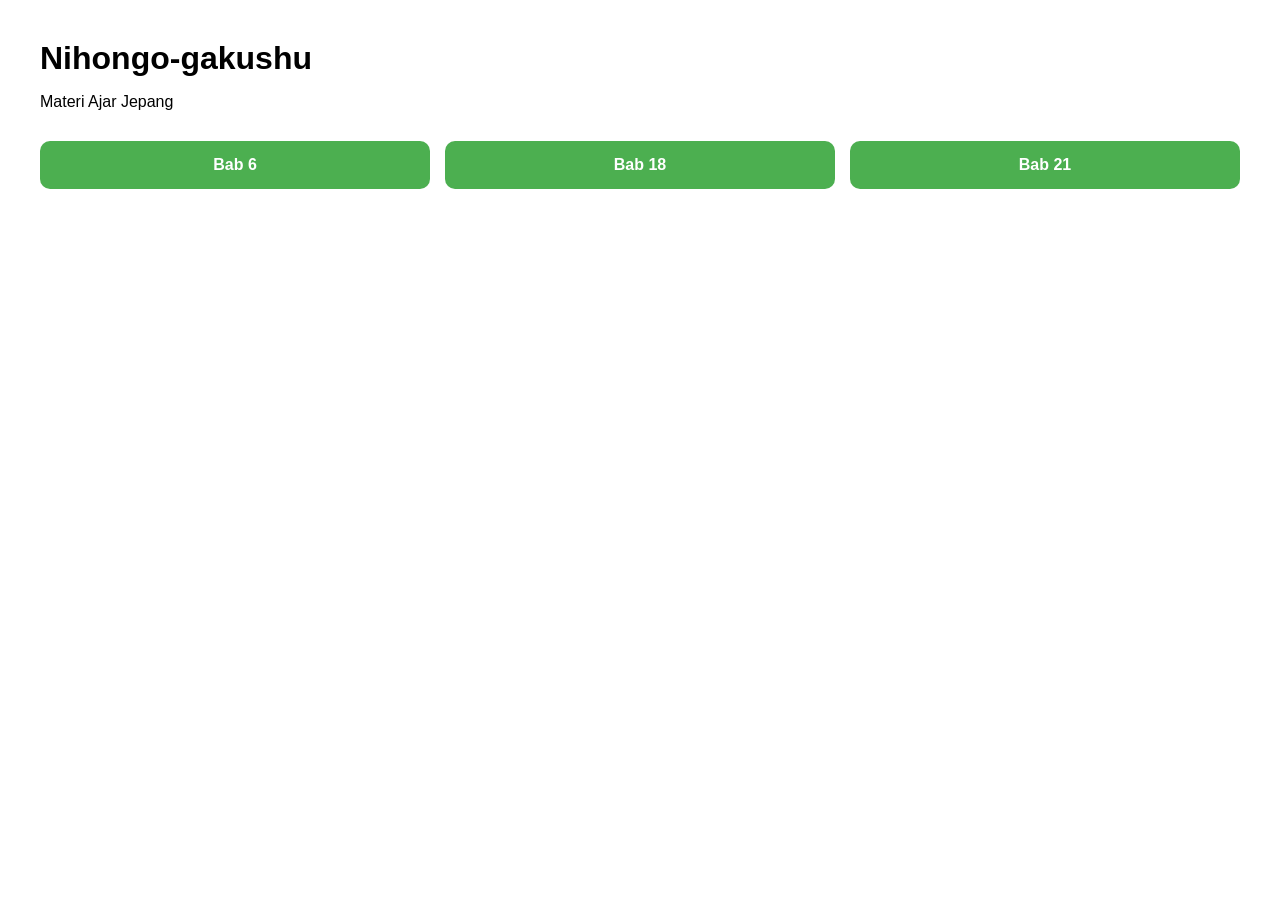
<file: index.html>
<!DOCTYPE html>
<html lang="id">
<head>
    <meta charset="UTF-8">
    <meta name="viewport" content="width=device-width, initial-scale=1.0">
    <title>Nihongo-gakushu</title>

    <style>
        body {
            font-family: Arial, sans-serif;
            margin: 40px;
        }

        h1 {
            margin-bottom: 10px;
        }

        .button-container {
            display: grid;
            grid-template-columns: repeat(auto-fit, minmax(180px, 1fr));
            gap: 15px;
            margin-top: 30px;
        }

        .bab-button {
            display: block;
            text-align: center;
            padding: 15px;
            background-color: #4CAF50;
            color: white;
            text-decoration: none;
            border-radius: 10px;
            font-weight: bold;
            transition: 0.3s;
        }

        .bab-button:hover {
            background-color: #45a049;
            transform: translateY(-3px);
        }
    </style>
</head>
<body>

    <h1>Nihongo-gakushu</h1>
    <p>Materi Ajar Jepang</p>

    <div class="button-container">
        <a href="bab6.html" class="bab-button">Bab 6</a>
        <a href="bab18.html" class="bab-button">Bab 18</a>
        <a href="bab21" class="bab-button">Bab 21</a>
    </div>

</body>
</html>
</file>
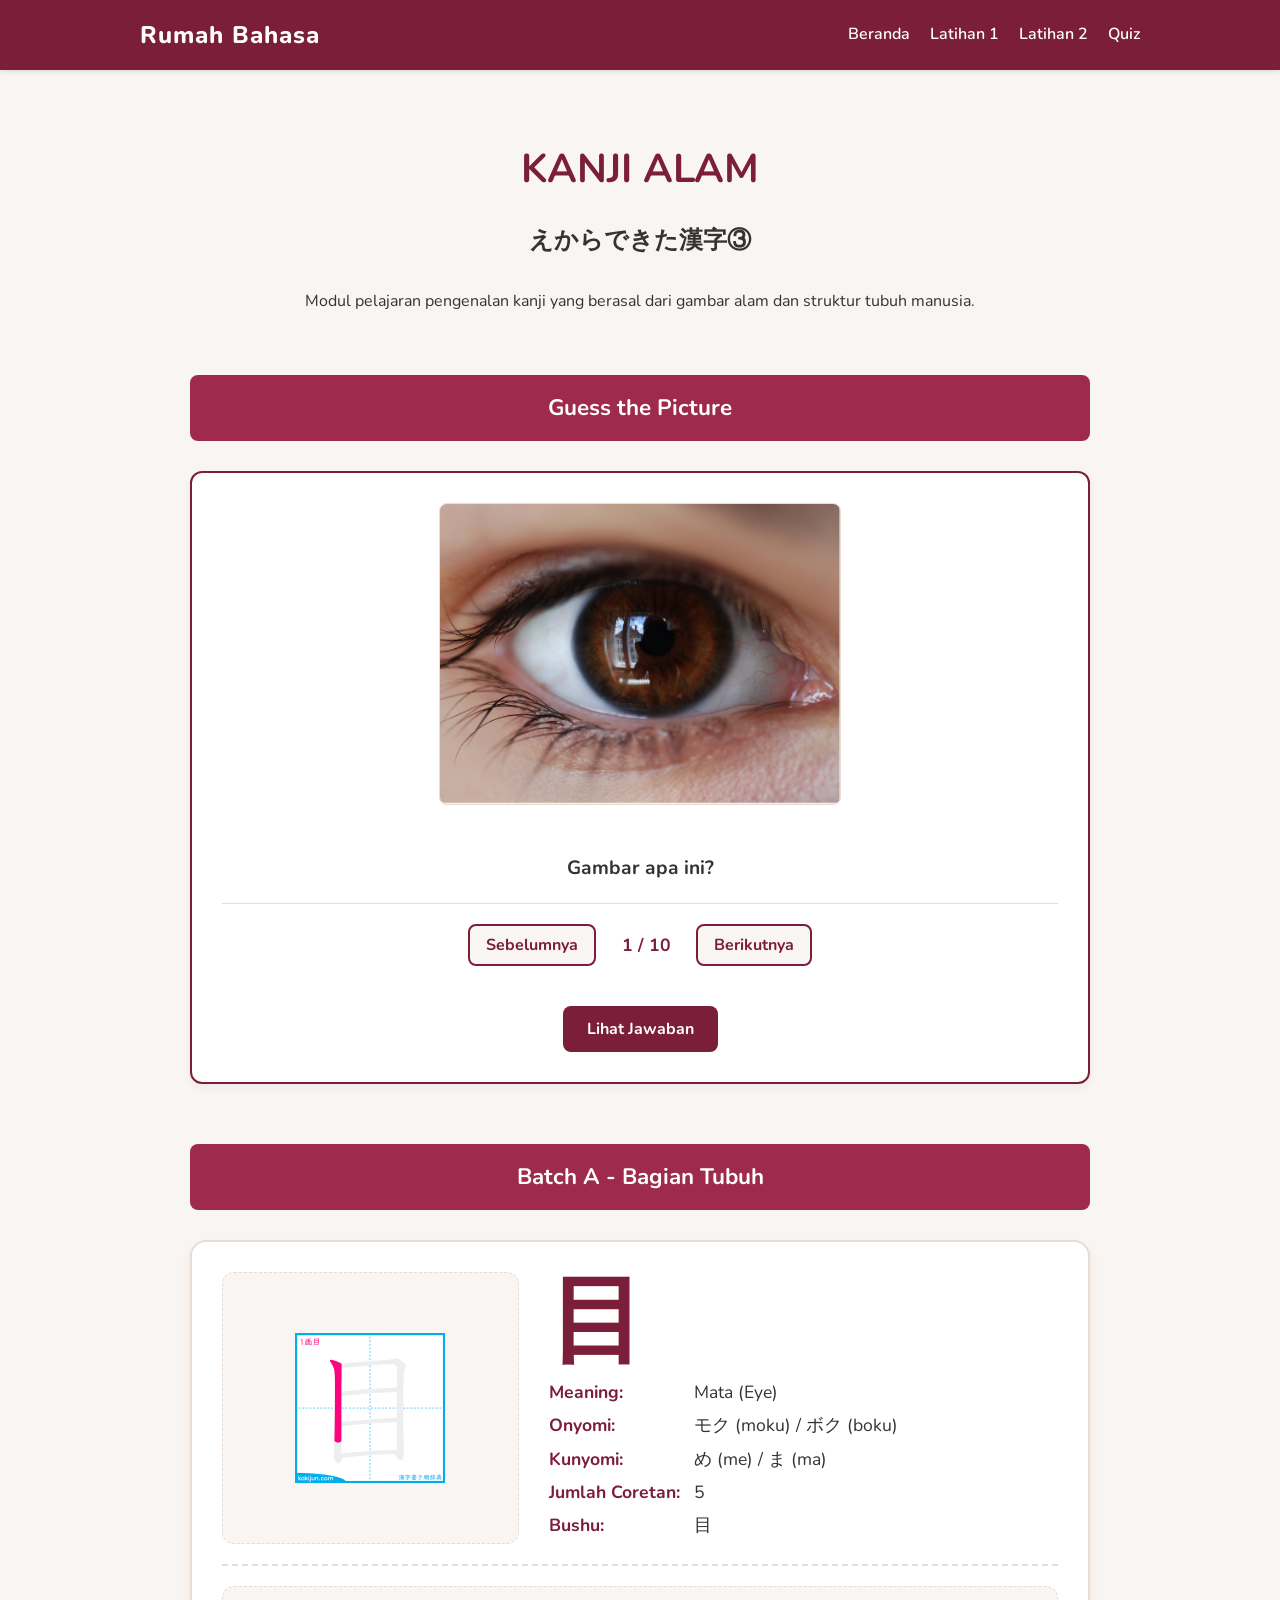
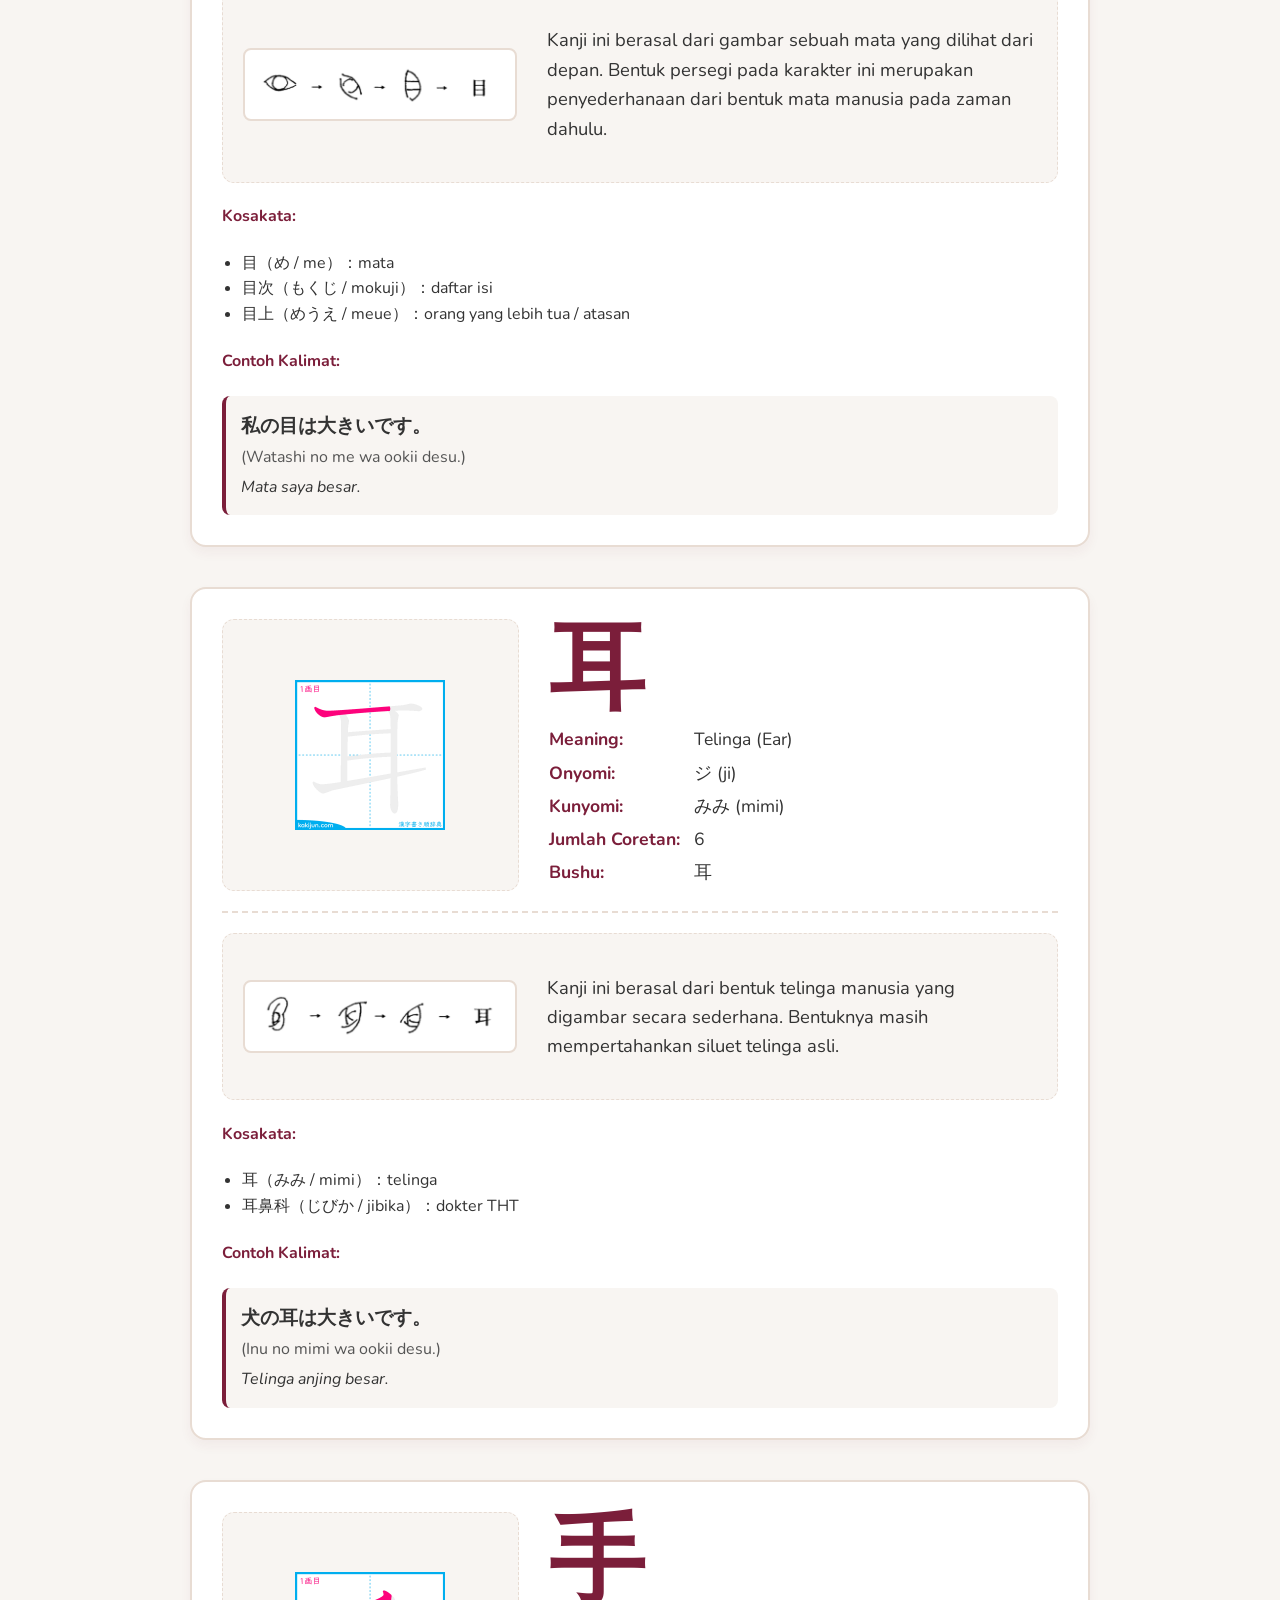
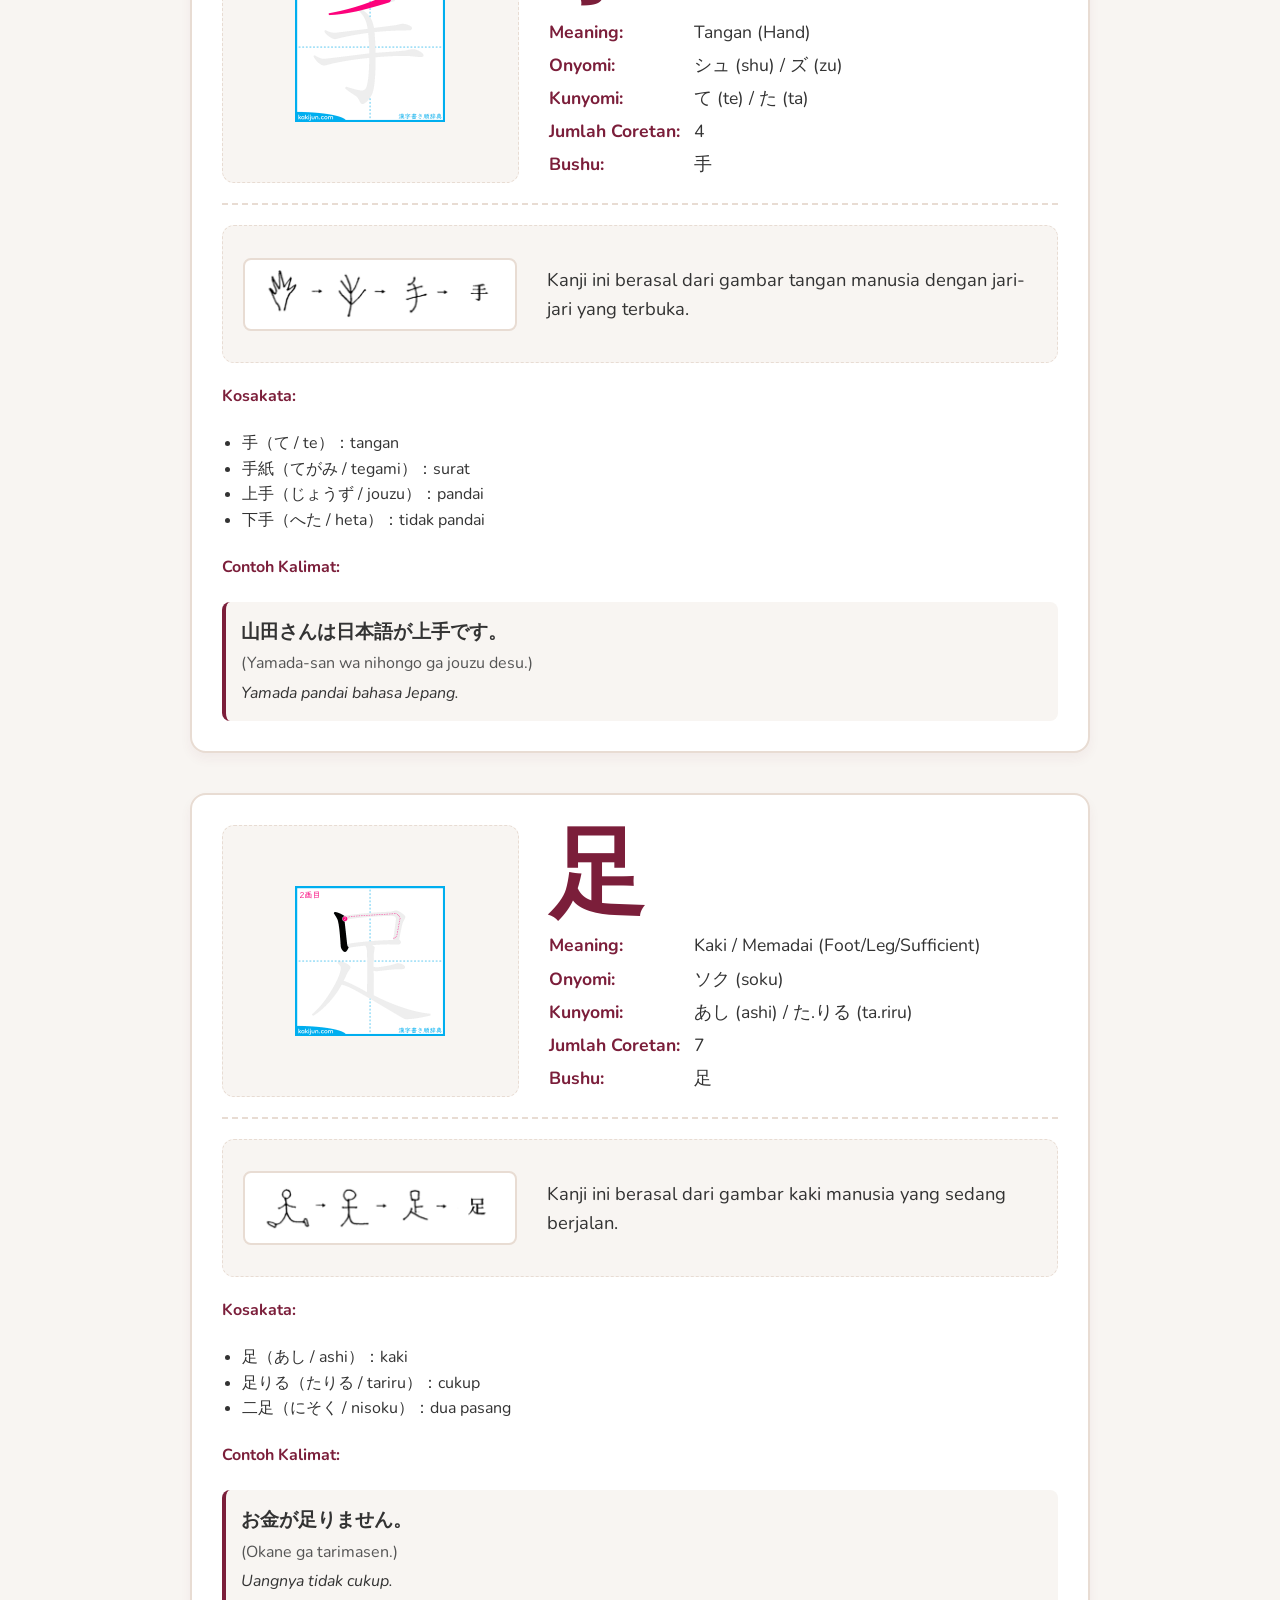
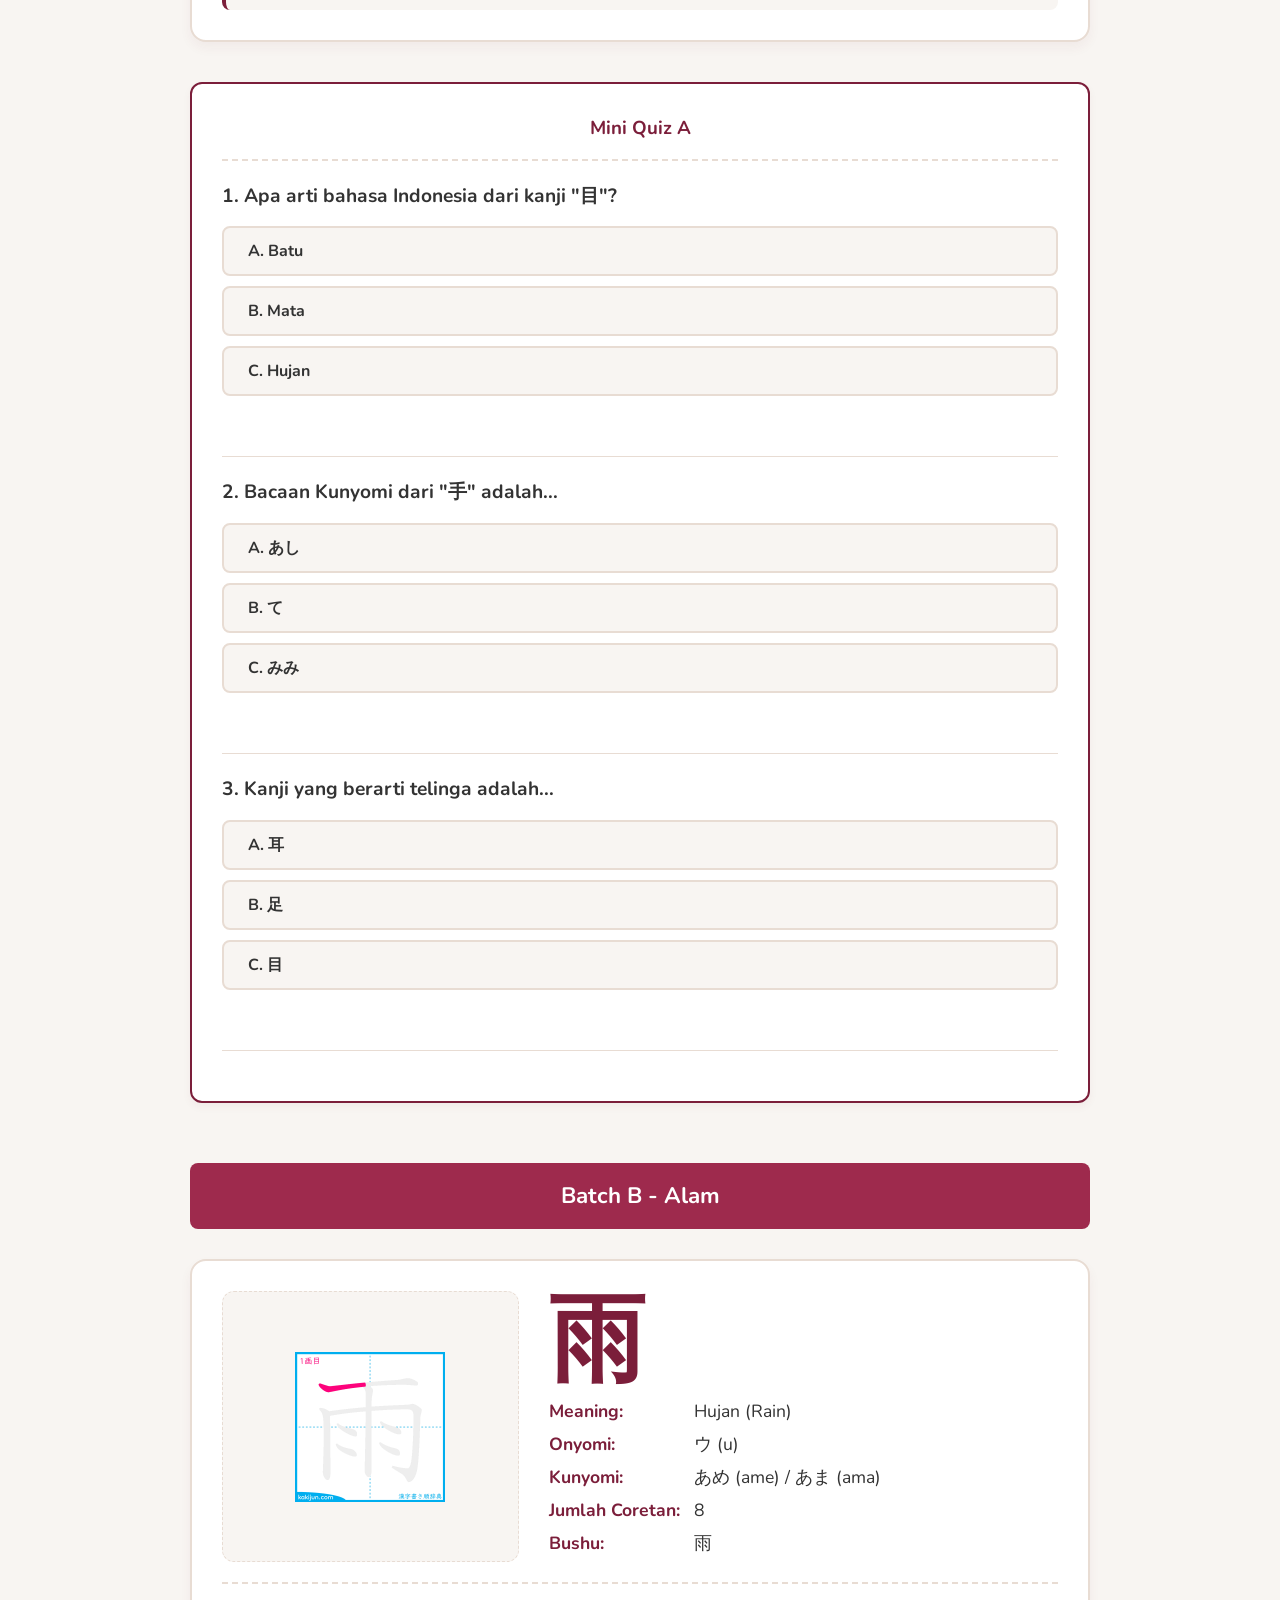
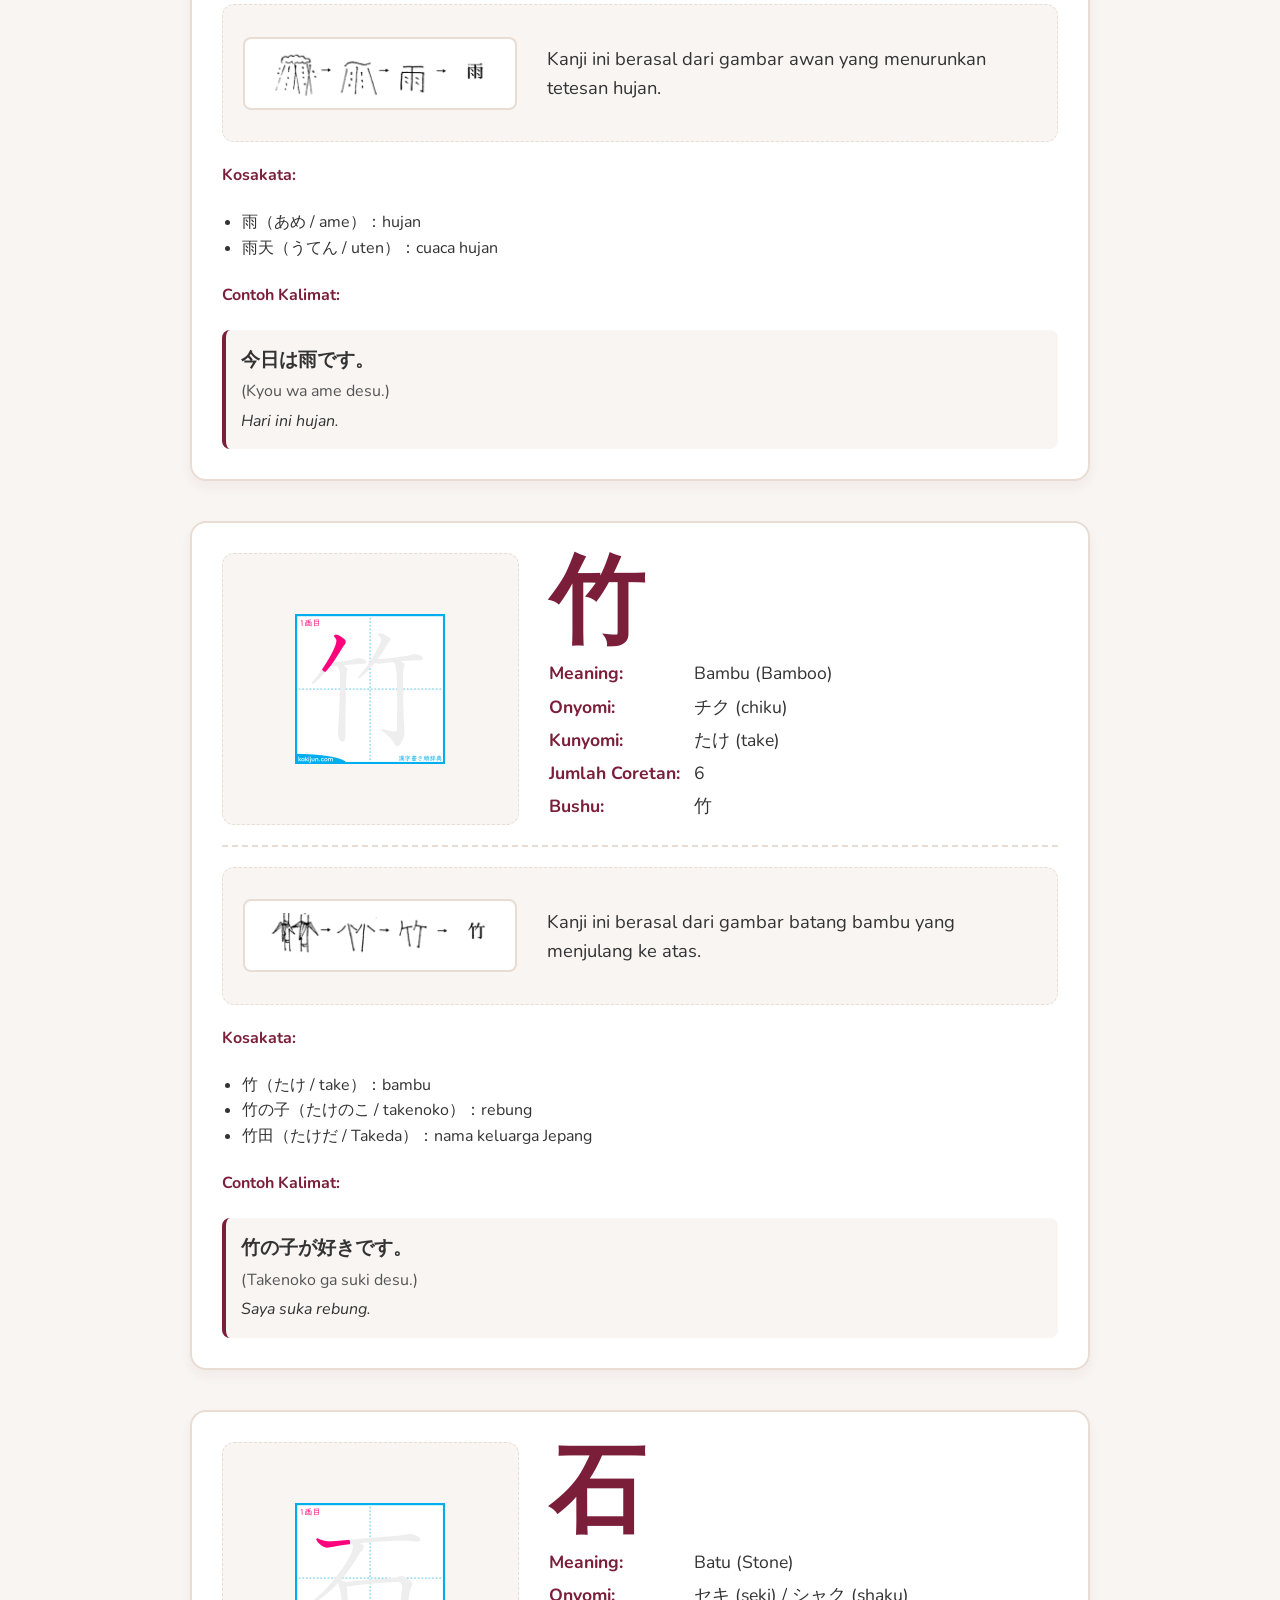
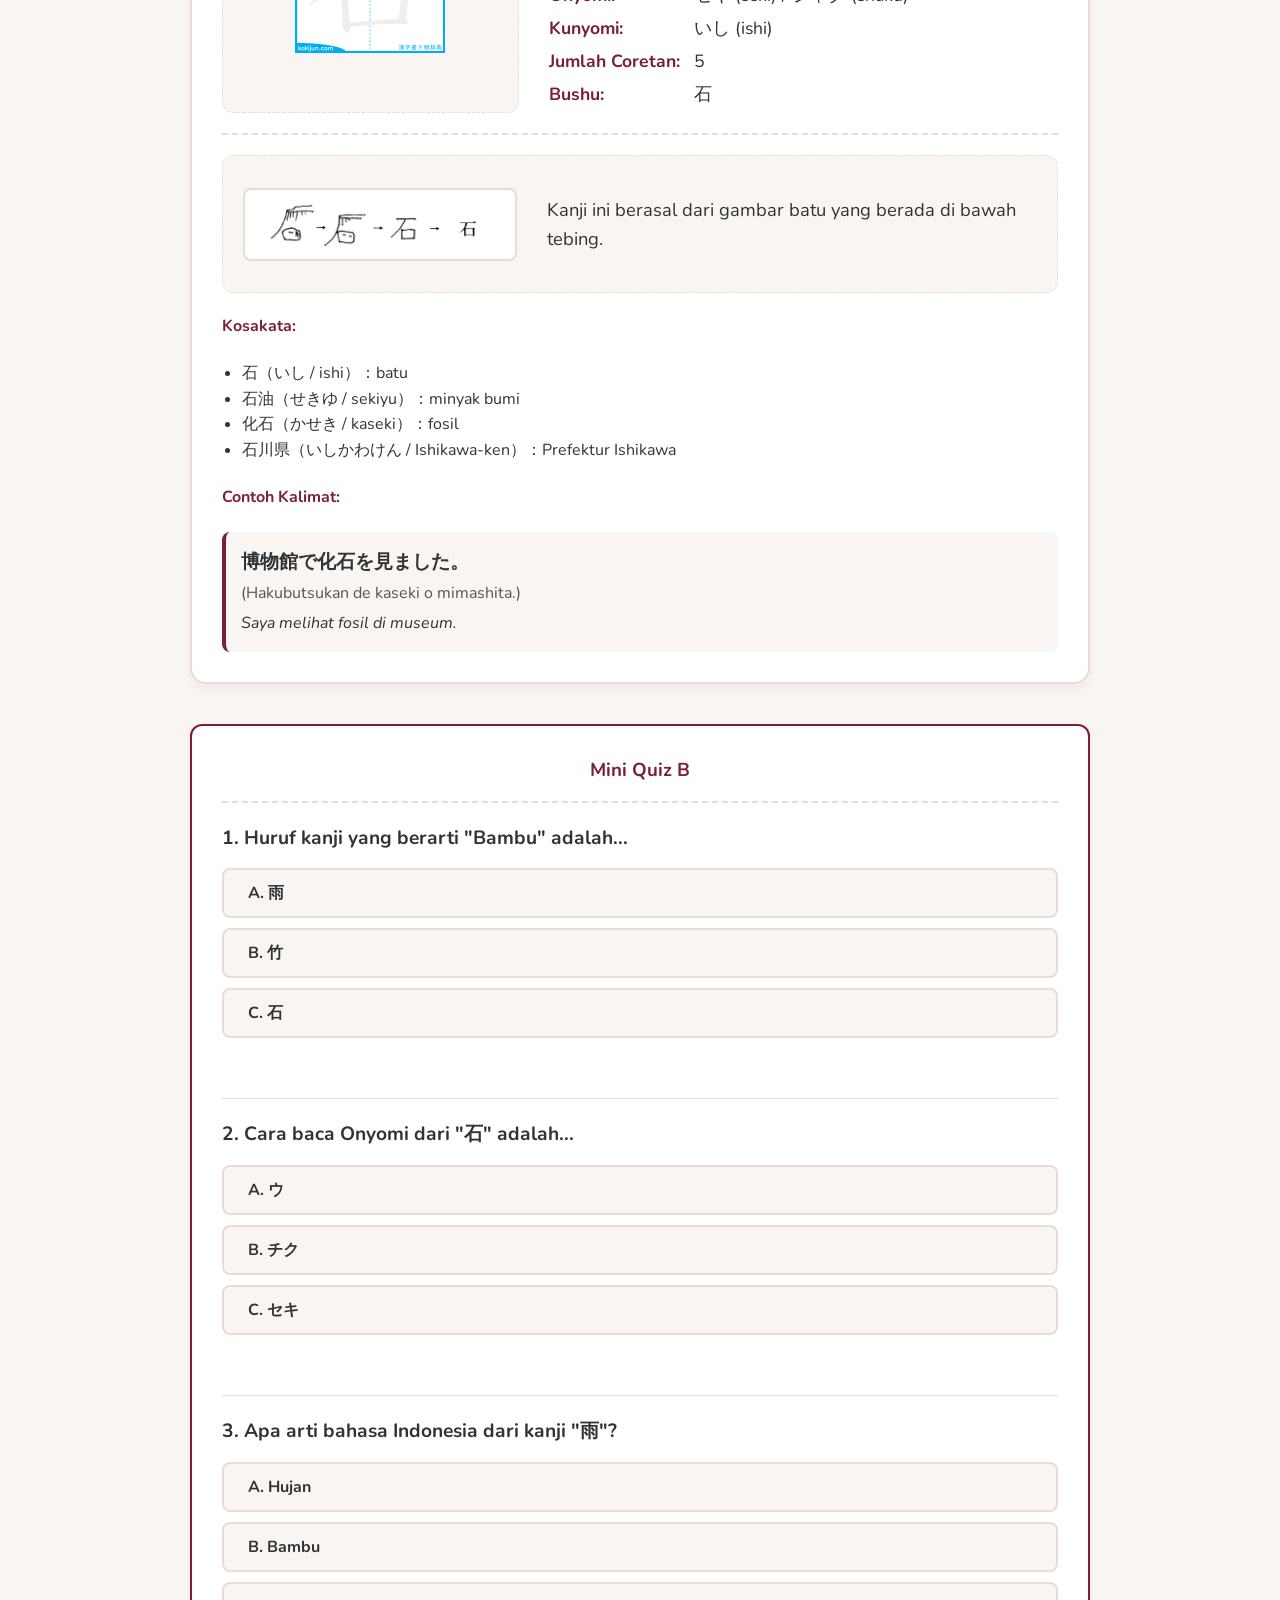
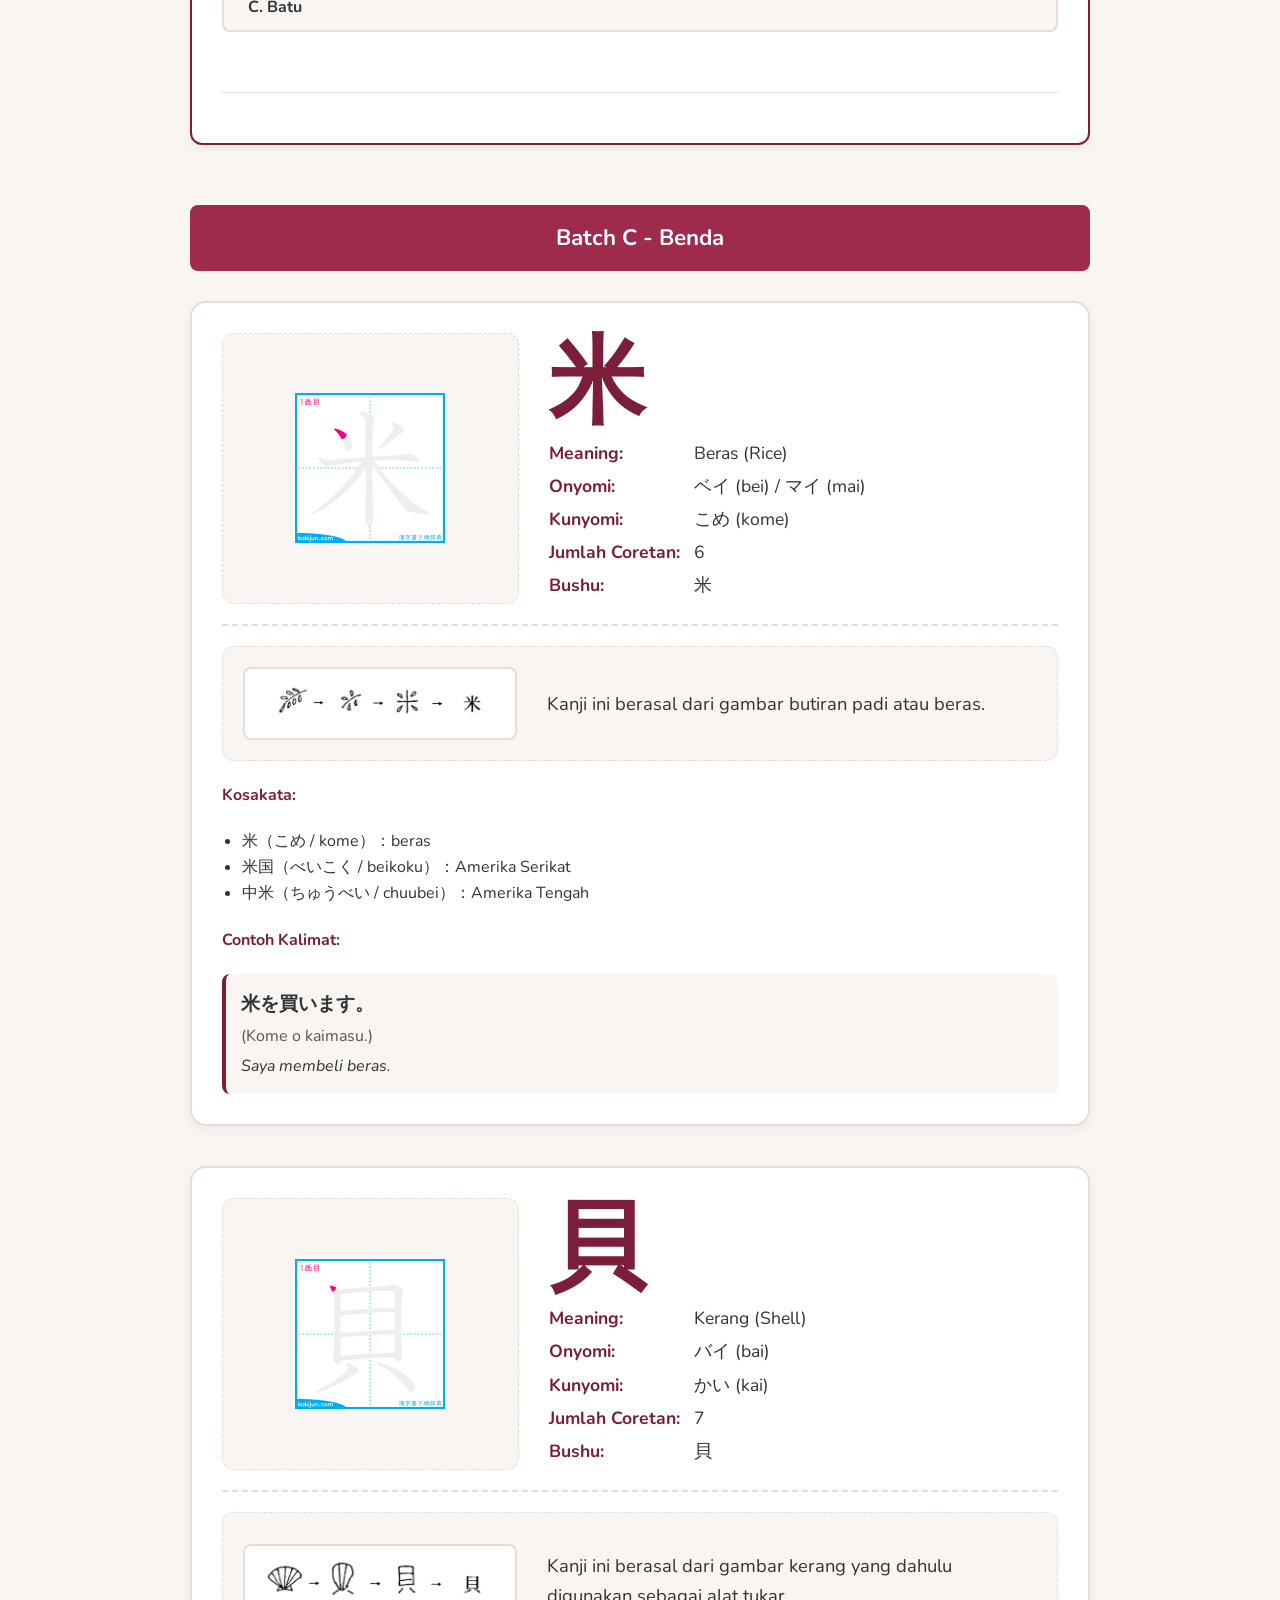
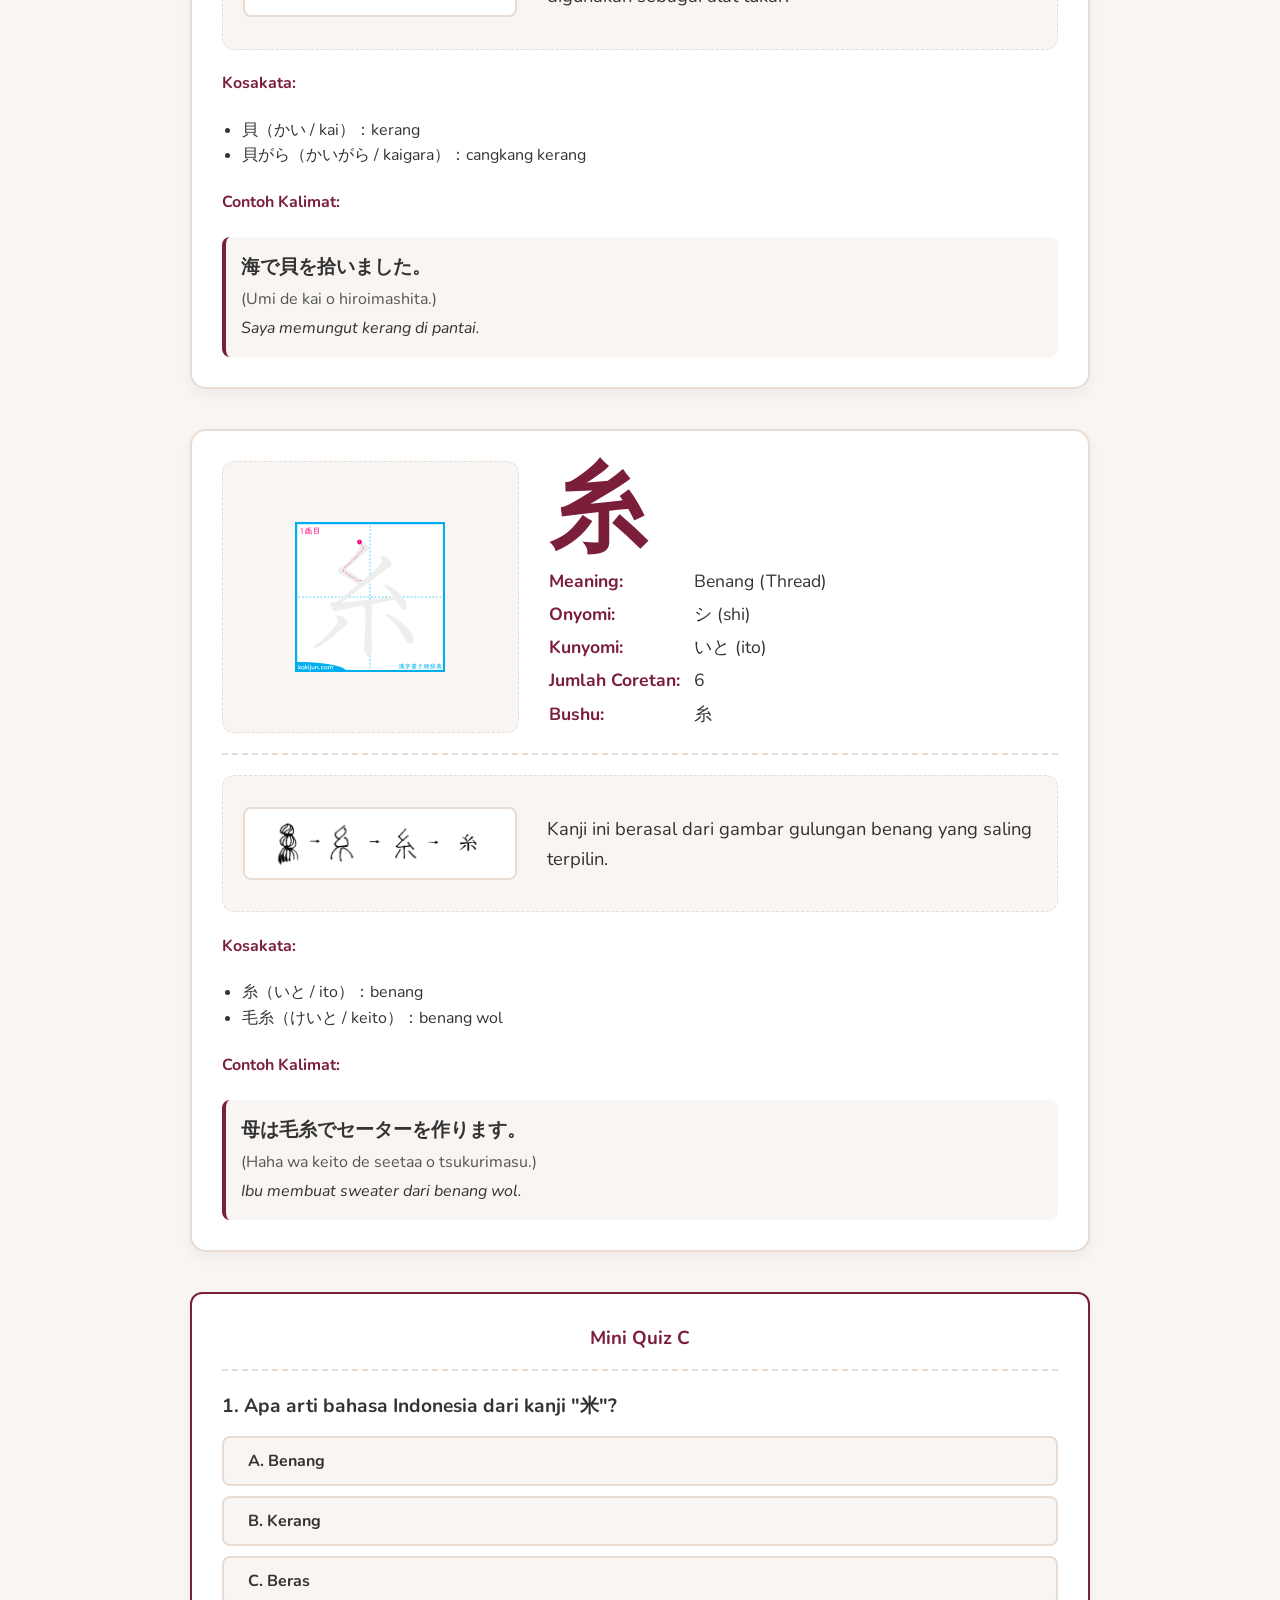
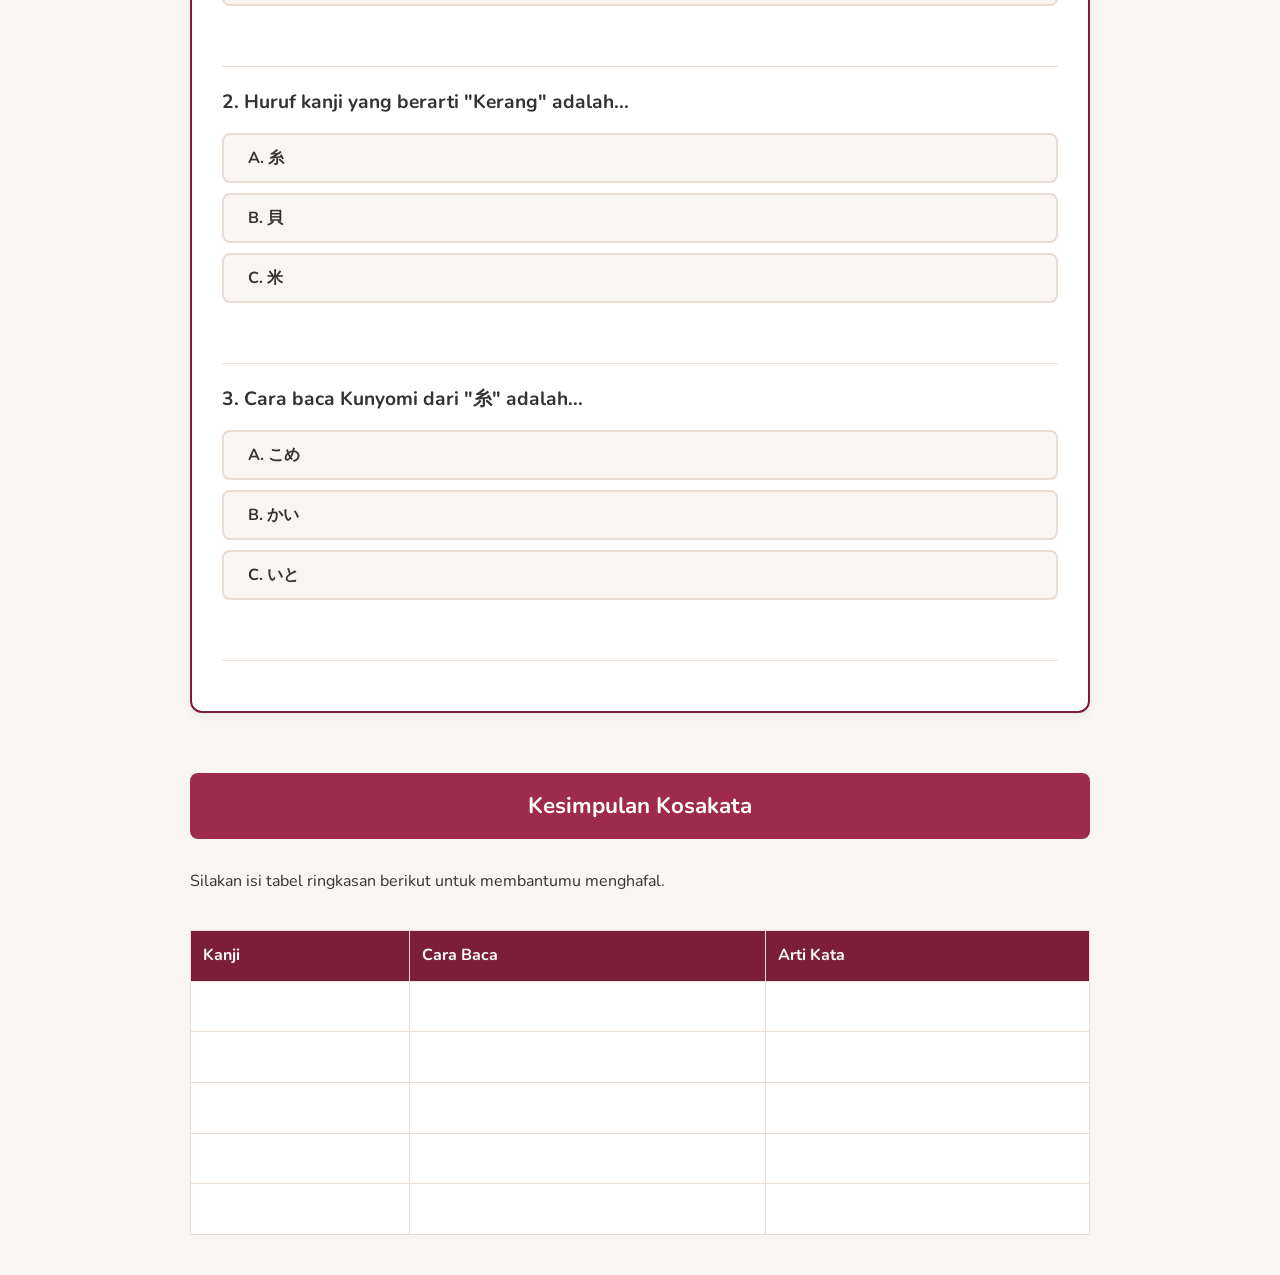
<file: kanji-alam/index.html>
<!DOCTYPE html>
<html lang="id">
<head>
    <meta charset="UTF-8">
    <meta name="viewport" content="width=device-width, initial-scale=1.0">
    <title>Kanji Alam - えからできた漢字③</title>
    <link rel="stylesheet" href="style.css">
</head>
<body>
    <nav class="navbar">
        <div class="nav-container">
            <a href="index.html" class="nav-brand">Rumah Bahasa</a>
            <ul class="nav-menu">
                <li><a href="index.html">Beranda</a></li>
                <li><a href="latihan1.html">Latihan 1</a></li>
                <li><a href="latihan2.html">Latihan 2</a></li>
                <li><a href="quiz.html">Quiz</a></li>
            </ul>
        </div>
    </nav>

    <div class="container">
        <header class="hero">
            <h1>KANJI ALAM</h1>
            <h2 class="jp-text">えからできた漢字③</h2>
            <p>Modul pelajaran pengenalan kanji yang berasal dari gambar alam dan struktur tubuh manusia.</p>
        </header>

        <!-- GUESS THE PICTURE CAROUSEL -->
        <h3 class="section-title">Guess the Picture</h3>
        <div class="carousel-container">
            <!-- Slide 1 -->
            <div class="carousel-slide active">
                <img src="assets/guess1.png" alt="Guess 1" class="carousel-img">
                <p class="carousel-question">Gambar apa ini?</p>
                <div class="carousel-answer">
                    <div class="evolution-arrow">↓</div>
                    <img src="assets/origin1.png" alt="Origin 1" class="origin-evolution-img">
                    <div class="evolution-arrow">↓</div>
                    <div class="kanji-evolution jp-text">目</div>
                </div>
            </div>
            <!-- Slide 2 -->
            <div class="carousel-slide">
                <img src="assets/guess2.png" alt="Guess 2" class="carousel-img">
                <p class="carousel-question">Gambar apa ini?</p>
                <div class="carousel-answer">
                    <div class="evolution-arrow">↓</div>
                    <img src="assets/origin2.png" alt="Origin 2" class="origin-evolution-img">
                    <div class="evolution-arrow">↓</div>
                    <div class="kanji-evolution jp-text">耳</div>
                </div>
            </div>
            <!-- Slide 3 -->
            <div class="carousel-slide">
                <img src="assets/guess3.png" alt="Guess 3" class="carousel-img">
                <p class="carousel-question">Gambar apa ini?</p>
                <div class="carousel-answer">
                    <div class="evolution-arrow">↓</div>
                    <img src="assets/origin3.png" alt="Origin 3" class="origin-evolution-img">
                    <div class="evolution-arrow">↓</div>
                    <div class="kanji-evolution jp-text">手</div>
                </div>
            </div>
            <!-- Slide 4 -->
            <div class="carousel-slide">
                <img src="assets/guess4.png" alt="Guess 4" class="carousel-img">
                <p class="carousel-question">Gambar apa ini?</p>
                <div class="carousel-answer">
                    <div class="evolution-arrow">↓</div>
                    <img src="assets/origin4.png" alt="Origin 4" class="origin-evolution-img">
                    <div class="evolution-arrow">↓</div>
                    <div class="kanji-evolution jp-text">足</div>
                </div>
            </div>
            <!-- Slide 5 -->
            <div class="carousel-slide">
                <img src="assets/guess5.png" alt="Guess 5" class="carousel-img">
                <p class="carousel-question">Gambar apa ini?</p>
                <div class="carousel-answer">
                    <div class="evolution-arrow">↓</div>
                    <img src="assets/origin5.png" alt="Origin 5" class="origin-evolution-img">
                    <div class="evolution-arrow">↓</div>
                    <div class="kanji-evolution jp-text">雨</div>
                </div>
            </div>
            <!-- Slide 6 -->
            <div class="carousel-slide">
                <img src="assets/guess6.png" alt="Guess 6" class="carousel-img">
                <p class="carousel-question">Gambar apa ini?</p>
                <div class="carousel-answer">
                    <div class="evolution-arrow">↓</div>
                    <img src="assets/origin6.png" alt="Origin 6" class="origin-evolution-img">
                    <div class="evolution-arrow">↓</div>
                    <div class="kanji-evolution jp-text">竹</div>
                </div>
            </div>
            <!-- Slide 7 -->
            <div class="carousel-slide">
                <img src="assets/guess7.png" alt="Guess 7" class="carousel-img">
                <p class="carousel-question">Gambar apa ini?</p>
                <div class="carousel-answer">
                    <div class="evolution-arrow">↓</div>
                    <img src="assets/origin7.png" alt="Origin 7" class="origin-evolution-img">
                    <div class="evolution-arrow">↓</div>
                    <div class="kanji-evolution jp-text">米</div>
                </div>
            </div>
            <!-- Slide 8 -->
            <div class="carousel-slide">
                <img src="assets/guess8.png" alt="Guess 8" class="carousel-img">
                <p class="carousel-question">Gambar apa ini?</p>
                <div class="carousel-answer">
                    <div class="evolution-arrow">↓</div>
                    <img src="assets/origin8.png" alt="Origin 8" class="origin-evolution-img">
                    <div class="evolution-arrow">↓</div>
                    <div class="kanji-evolution jp-text">貝</div>
                </div>
            </div>
            <!-- Slide 9 -->
            <div class="carousel-slide">
                <img src="assets/guess9.png" alt="Guess 9" class="carousel-img">
                <p class="carousel-question">Gambar apa ini?</p>
                <div class="carousel-answer">
                    <div class="evolution-arrow">↓</div>
                    <img src="assets/origin9.png" alt="Origin 9" class="origin-evolution-img">
                    <div class="evolution-arrow">↓</div>
                    <div class="kanji-evolution jp-text">石</div>
                </div>
            </div>
            <!-- Slide 10 -->
            <div class="carousel-slide">
                <img src="assets/guess10.png" alt="Guess 10" class="carousel-img">
                <p class="carousel-question">Gambar apa ini?</p>
                <div class="carousel-answer">
                    <div class="evolution-arrow">↓</div>
                    <img src="assets/origin10.png" alt="Origin 10" class="origin-evolution-img">
                    <div class="evolution-arrow">↓</div>
                    <div class="kanji-evolution jp-text">糸</div>
                </div>
            </div>

            <div class="carousel-controls">
                <button class="carousel-nav-btn" onclick="prevSlide()">Sebelumnya</button>
                <span class="carousel-indicator" id="slide-indicator">1 / 10</span>
                <button class="carousel-nav-btn" onclick="nextSlide()">Berikutnya</button>
            </div>
            
            <div style="text-align: center; margin-top: 20px;">
                <button id="btn-toggle-answer" onclick="toggleCarouselAnswer()">Lihat Jawaban</button>
            </div>
        </div>

        <!-- BATCH A : BAGIAN TUBUH -->
        <h3 class="section-title">Batch A - Bagian Tubuh</h3>

        <!-- Kanji: 目 -->
        <div class="kanji-card">
            <div class="kanji-top">
                <div class="kanji-left">
                    <img src="assets/kanji-kakijun-animation-76ee.gif" alt="Stroke Order 目" class="kanji-gif">
                </div>
                <div class="kanji-right">
                    <h2 class="kanji-char jp-text">目</h2>
                    <p><strong>Meaning:</strong> Mata (Eye)</p>
                    <p><strong>Onyomi:</strong> モク (moku) / ボク (boku)</p>
                    <p><strong>Kunyomi:</strong> め (me) / ま (ma)</p>
                    <p><strong>Jumlah Coretan:</strong> 5</p>
                    <p><strong>Bushu:</strong> 目</p>
                </div>
            </div>
            <div class="kanji-bottom">
                <div class="origin-row">
                    <img src="assets/gambar1.png" alt="Asal mula 目" class="origin-img">
                    <p class="origin-text">Kanji ini berasal dari gambar sebuah mata yang dilihat dari depan. Bentuk persegi pada karakter ini merupakan penyederhanaan dari bentuk mata manusia pada zaman dahulu.</p>
                </div>
                
                <h4>Kosakata:</h4>
                <ul class="vocab-list">
                    <li>目（め / me）：mata</li>
                    <li>目次（もくじ / mokuji）：daftar isi</li>
                    <li>目上（めうえ / meue）：orang yang lebih tua / atasan</li>
                </ul>

                <h4>Contoh Kalimat:</h4>
                <div class="sentence-box">
                    <p class="sentence-jp jp-text">私の目は大きいです。</p>
                    <p class="sentence-rm">(Watashi no me wa ookii desu.)</p>
                    <p class="sentence-id">Mata saya besar.</p>
                </div>
            </div>
        </div>

        <!-- Kanji: 耳 -->
        <div class="kanji-card">
            <div class="kanji-top">
                <div class="kanji-left">
                    <img src="assets/kanji-kakijun-animation-8033.gif" alt="Stroke Order 耳" class="kanji-gif">
                </div>
                <div class="kanji-right">
                    <h2 class="kanji-char jp-text">耳</h2>
                    <p><strong>Meaning:</strong> Telinga (Ear)</p>
                    <p><strong>Onyomi:</strong> ジ (ji)</p>
                    <p><strong>Kunyomi:</strong> みみ (mimi)</p>
                    <p><strong>Jumlah Coretan:</strong> 6</p>
                    <p><strong>Bushu:</strong> 耳</p>
                </div>
            </div>
            <div class="kanji-bottom">
                <div class="origin-row">
                    <img src="assets/gambar2.png" alt="Asal mula 耳" class="origin-img">
                    <p class="origin-text">Kanji ini berasal dari bentuk telinga manusia yang digambar secara sederhana. Bentuknya masih mempertahankan siluet telinga asli.</p>
                </div>
                <h4>Kosakata:</h4>
                <ul class="vocab-list">
                    <li>耳（みみ / mimi）：telinga</li>
                    <li>耳鼻科（じびか / jibika）：dokter THT</li>
                </ul>
                <h4>Contoh Kalimat:</h4>
                <div class="sentence-box">
                    <p class="sentence-jp jp-text">犬の耳は大きいです。</p>
                    <p class="sentence-rm">(Inu no mimi wa ookii desu.)</p>
                    <p class="sentence-id">Telinga anjing besar.</p>
                </div>
            </div>
        </div>

        <!-- Kanji: 手 -->
        <div class="kanji-card">
            <div class="kanji-top">
                <div class="kanji-left">
                    <img src="assets/kanji-kakijun-animation-624b.gif" alt="Stroke Order 手" class="kanji-gif">
                </div>
                <div class="kanji-right">
                    <h2 class="kanji-char jp-text">手</h2>
                    <p><strong>Meaning:</strong> Tangan (Hand)</p>
                    <p><strong>Onyomi:</strong> シュ (shu) / ズ (zu)</p>
                    <p><strong>Kunyomi:</strong> て (te) / た (ta)</p>
                    <p><strong>Jumlah Coretan:</strong> 4</p>
                    <p><strong>Bushu:</strong> 手</p>
                </div>
            </div>
            <div class="kanji-bottom">
                <div class="origin-row">
                    <img src="assets/gambar3.png" alt="Asal mula 手" class="origin-img">
                    <p class="origin-text">Kanji ini berasal dari gambar tangan manusia dengan jari-jari yang terbuka.</p>
                </div>
                <h4>Kosakata:</h4>
                <ul class="vocab-list">
                    <li>手（て / te）：tangan</li>
                    <li>手紙（てがみ / tegami）：surat</li>
                    <li>上手（じょうず / jouzu）：pandai</li>
                    <li>下手（へた / heta）：tidak pandai</li>
                </ul>
                <h4>Contoh Kalimat:</h4>
                <div class="sentence-box">
                    <p class="sentence-jp jp-text">山田さんは日本語が上手です。</p>
                    <p class="sentence-rm">(Yamada-san wa nihongo ga jouzu desu.)</p>
                    <p class="sentence-id">Yamada pandai bahasa Jepang.</p>
                </div>
            </div>
        </div>

        <!-- Kanji: 足 -->
        <div class="kanji-card">
            <div class="kanji-top">
                <div class="kanji-left">
                    <img src="assets/kanji-kakijun-animation-8db3.gif" alt="Stroke Order 足" class="kanji-gif">
                </div>
                <div class="kanji-right">
                    <h2 class="kanji-char jp-text">足</h2>
                    <p><strong>Meaning:</strong> Kaki / Memadai (Foot/Leg/Sufficient)</p>
                    <p><strong>Onyomi:</strong> ソク (soku)</p>
                    <p><strong>Kunyomi:</strong> あし (ashi) / た.りる (ta.riru)</p>
                    <p><strong>Jumlah Coretan:</strong> 7</p>
                    <p><strong>Bushu:</strong> 足</p>
                </div>
            </div>
            <div class="kanji-bottom">
                <div class="origin-row">
                    <img src="assets/gambar4.png" alt="Asal mula 足" class="origin-img">
                    <p class="origin-text">Kanji ini berasal dari gambar kaki manusia yang sedang berjalan.</p>
                </div>
                <h4>Kosakata:</h4>
                <ul class="vocab-list">
                    <li>足（あし / ashi）：kaki</li>
                    <li>足りる（たりる / tariru）：cukup</li>
                    <li>二足（にそく / nisoku）：dua pasang</li>
                </ul>
                <h4>Contoh Kalimat:</h4>
                <div class="sentence-box">
                    <p class="sentence-jp jp-text">お金が足りません。</p>
                    <p class="sentence-rm">(Okane ga tarimasen.)</p>
                    <p class="sentence-id">Uangnya tidak cukup.</p>
                </div>
            </div>
        </div>

        <!-- MINI REVIEW A -->
        <div class="mini-quiz-container" data-score="0">
            <h3>Mini Quiz A</h3>
            
            <div class="mini-quiz-question">
                <div class="quiz-soal">1. Apa arti bahasa Indonesia dari kanji "目"?</div>
                <div class="quiz-options">
                    <button class="quiz-btn" onclick="checkMiniQuiz(this, false)">A. Batu</button>
                    <button class="quiz-btn" onclick="checkMiniQuiz(this, true)">B. Mata</button>
                    <button class="quiz-btn" onclick="checkMiniQuiz(this, false)">C. Hujan</button>
                </div>
                <div class="feedback"></div>
            </div>

            <div class="mini-quiz-question">
                <div class="quiz-soal">2. Bacaan Kunyomi dari "手" adalah...</div>
                <div class="quiz-options">
                    <button class="quiz-btn" onclick="checkMiniQuiz(this, false)">A. あし</button>
                    <button class="quiz-btn" onclick="checkMiniQuiz(this, true)">B. て</button>
                    <button class="quiz-btn" onclick="checkMiniQuiz(this, false)">C. みみ</button>
                </div>
                <div class="feedback"></div>
            </div>

            <div class="mini-quiz-question">
                <div class="quiz-soal">3. Kanji yang berarti telinga adalah...</div>
                <div class="quiz-options">
                    <button class="quiz-btn" onclick="checkMiniQuiz(this, true)">A. 耳</button>
                    <button class="quiz-btn" onclick="checkMiniQuiz(this, false)">B. 足</button>
                    <button class="quiz-btn" onclick="checkMiniQuiz(this, false)">C. 目</button>
                </div>
                <div class="feedback"></div>
            </div>

            <div class="mini-quiz-score"></div>
        </div>


        <!-- BATCH B : ALAM -->
        <h3 class="section-title">Batch B - Alam</h3>

        <!-- Kanji: 雨 -->
        <div class="kanji-card">
            <div class="kanji-top">
                <div class="kanji-left">
                    <img src="assets/kanji-kakijun-animation-96e8.gif" alt="Stroke Order 雨" class="kanji-gif">
                </div>
                <div class="kanji-right">
                    <h2 class="kanji-char jp-text">雨</h2>
                    <p><strong>Meaning:</strong> Hujan (Rain)</p>
                    <p><strong>Onyomi:</strong> ウ (u)</p>
                    <p><strong>Kunyomi:</strong> あめ (ame) / あま (ama)</p>
                    <p><strong>Jumlah Coretan:</strong> 8</p>
                    <p><strong>Bushu:</strong> 雨</p>
                </div>
            </div>
            <div class="kanji-bottom">
                <div class="origin-row">
                    <img src="assets/gambar5.png" alt="Asal mula 雨" class="origin-img">
                    <p class="origin-text">Kanji ini berasal dari gambar awan yang menurunkan tetesan hujan.</p>
                </div>
                <h4>Kosakata:</h4>
                <ul class="vocab-list">
                    <li>雨（あめ / ame）：hujan</li>
                    <li>雨天（うてん / uten）：cuaca hujan</li>
                </ul>
                <h4>Contoh Kalimat:</h4>
                <div class="sentence-box">
                    <p class="sentence-jp jp-text">今日は雨です。</p>
                    <p class="sentence-rm">(Kyou wa ame desu.)</p>
                    <p class="sentence-id">Hari ini hujan.</p>
                </div>
            </div>
        </div>

        <!-- Kanji: 竹 -->
        <div class="kanji-card">
            <div class="kanji-top">
                <div class="kanji-left">
                    <img src="assets/kanji-kakijun-animation-7af9.gif" alt="Stroke Order 竹" class="kanji-gif">
                </div>
                <div class="kanji-right">
                    <h2 class="kanji-char jp-text">竹</h2>
                    <p><strong>Meaning:</strong> Bambu (Bamboo)</p>
                    <p><strong>Onyomi:</strong> チク (chiku)</p>
                    <p><strong>Kunyomi:</strong> たけ (take)</p>
                    <p><strong>Jumlah Coretan:</strong> 6</p>
                    <p><strong>Bushu:</strong> 竹</p>
                </div>
            </div>
            <div class="kanji-bottom">
                <div class="origin-row">
                    <img src="assets/gambar6.png" alt="Asal mula 竹" class="origin-img">
                    <p class="origin-text">Kanji ini berasal dari gambar batang bambu yang menjulang ke atas.</p>
                </div>
                <h4>Kosakata:</h4>
                <ul class="vocab-list">
                    <li>竹（たけ / take）：bambu</li>
                    <li>竹の子（たけのこ / takenoko）：rebung</li>
                    <li>竹田（たけだ / Takeda）：nama keluarga Jepang</li>
                </ul>
                <h4>Contoh Kalimat:</h4>
                <div class="sentence-box">
                    <p class="sentence-jp jp-text">竹の子が好きです。</p>
                    <p class="sentence-rm">(Takenoko ga suki desu.)</p>
                    <p class="sentence-id">Saya suka rebung.</p>
                </div>
            </div>
        </div>

        <!-- Kanji: 石 -->
        <div class="kanji-card">
            <div class="kanji-top">
                <div class="kanji-left">
                    <img src="assets/kanji-kakijun-animation-77f3.gif" alt="Stroke Order 石" class="kanji-gif">
                </div>
                <div class="kanji-right">
                    <h2 class="kanji-char jp-text">石</h2>
                    <p><strong>Meaning:</strong> Batu (Stone)</p>
                    <p><strong>Onyomi:</strong> セキ (seki) / シャク (shaku)</p>
                    <p><strong>Kunyomi:</strong> いし (ishi)</p>
                    <p><strong>Jumlah Coretan:</strong> 5</p>
                    <p><strong>Bushu:</strong> 石</p>
                </div>
            </div>
            <div class="kanji-bottom">
                <div class="origin-row">
                    <img src="assets/gambar9.png" alt="Asal mula 石" class="origin-img">
                    <p class="origin-text">Kanji ini berasal dari gambar batu yang berada di bawah tebing.</p>
                </div>
                <h4>Kosakata:</h4>
                <ul class="vocab-list">
                    <li>石（いし / ishi）：batu</li>
                    <li>石油（せきゆ / sekiyu）：minyak bumi</li>
                    <li>化石（かせき / kaseki）：fosil</li>
                    <li>石川県（いしかわけん / Ishikawa-ken）：Prefektur Ishikawa</li>
                </ul>
                <h4>Contoh Kalimat:</h4>
                <div class="sentence-box">
                    <p class="sentence-jp jp-text">博物館で化石を見ました。</p>
                    <p class="sentence-rm">(Hakubutsukan de kaseki o mimashita.)</p>
                    <p class="sentence-id">Saya melihat fosil di museum.</p>
                </div>
            </div>
        </div>

        <!-- MINI REVIEW B -->
        <div class="mini-quiz-container" data-score="0">
            <h3>Mini Quiz B</h3>
            
            <div class="mini-quiz-question">
                <div class="quiz-soal">1. Huruf kanji yang berarti "Bambu" adalah...</div>
                <div class="quiz-options">
                    <button class="quiz-btn" onclick="checkMiniQuiz(this, false)">A. 雨</button>
                    <button class="quiz-btn" onclick="checkMiniQuiz(this, true)">B. 竹</button>
                    <button class="quiz-btn" onclick="checkMiniQuiz(this, false)">C. 石</button>
                </div>
                <div class="feedback"></div>
            </div>

            <div class="mini-quiz-question">
                <div class="quiz-soal">2. Cara baca Onyomi dari "石" adalah...</div>
                <div class="quiz-options">
                    <button class="quiz-btn" onclick="checkMiniQuiz(this, false)">A. ウ</button>
                    <button class="quiz-btn" onclick="checkMiniQuiz(this, false)">B. チク</button>
                    <button class="quiz-btn" onclick="checkMiniQuiz(this, true)">C. セキ</button>
                </div>
                <div class="feedback"></div>
            </div>

            <div class="mini-quiz-question">
                <div class="quiz-soal">3. Apa arti bahasa Indonesia dari kanji "雨"?</div>
                <div class="quiz-options">
                    <button class="quiz-btn" onclick="checkMiniQuiz(this, true)">A. Hujan</button>
                    <button class="quiz-btn" onclick="checkMiniQuiz(this, false)">B. Bambu</button>
                    <button class="quiz-btn" onclick="checkMiniQuiz(this, false)">C. Batu</button>
                </div>
                <div class="feedback"></div>
            </div>

            <div class="mini-quiz-score"></div>
        </div>

        <!-- BATCH C : BENDA -->
        <h3 class="section-title">Batch C - Benda</h3>

        <!-- Kanji: 米 -->
        <div class="kanji-card">
            <div class="kanji-top">
                <div class="kanji-left">
                    <img src="assets/kanji-kakijun-animation-7c73.gif" alt="Stroke Order 米" class="kanji-gif">
                </div>
                <div class="kanji-right">
                    <h2 class="kanji-char jp-text">米</h2>
                    <p><strong>Meaning:</strong> Beras (Rice)</p>
                    <p><strong>Onyomi:</strong> ベイ (bei) / マイ (mai)</p>
                    <p><strong>Kunyomi:</strong> こめ (kome)</p>
                    <p><strong>Jumlah Coretan:</strong> 6</p>
                    <p><strong>Bushu:</strong> 米</p>
                </div>
            </div>
            <div class="kanji-bottom">
                <div class="origin-row">
                    <img src="assets/gambar7.png" alt="Asal mula 米" class="origin-img">
                    <p class="origin-text">Kanji ini berasal dari gambar butiran padi atau beras.</p>
                </div>
                <h4>Kosakata:</h4>
                <ul class="vocab-list">
                    <li>米（こめ / kome）：beras</li>
                    <li>米国（べいこく / beikoku）：Amerika Serikat</li>
                    <li>中米（ちゅうべい / chuubei）：Amerika Tengah</li>
                </ul>
                <h4>Contoh Kalimat:</h4>
                <div class="sentence-box">
                    <p class="sentence-jp jp-text">米を買います。</p>
                    <p class="sentence-rm">(Kome o kaimasu.)</p>
                    <p class="sentence-id">Saya membeli beras.</p>
                </div>
            </div>
        </div>

        <!-- Kanji: 貝 -->
        <div class="kanji-card">
            <div class="kanji-top">
                <div class="kanji-left">
                    <img src="assets/kanji-kakijun-animation-8c9d.gif" alt="Stroke Order 貝" class="kanji-gif">
                </div>
                <div class="kanji-right">
                    <h2 class="kanji-char jp-text">貝</h2>
                    <p><strong>Meaning:</strong> Kerang (Shell)</p>
                    <p><strong>Onyomi:</strong> バイ (bai)</p>
                    <p><strong>Kunyomi:</strong> かい (kai)</p>
                    <p><strong>Jumlah Coretan:</strong> 7</p>
                    <p><strong>Bushu:</strong> 貝</p>
                </div>
            </div>
            <div class="kanji-bottom">
                <div class="origin-row">
                    <img src="assets/gambar8.png" alt="Asal mula 貝" class="origin-img">
                    <p class="origin-text">Kanji ini berasal dari gambar kerang yang dahulu digunakan sebagai alat tukar.</p>
                </div>
                <h4>Kosakata:</h4>
                <ul class="vocab-list">
                    <li>貝（かい / kai）：kerang</li>
                    <li>貝がら（かいがら / kaigara）：cangkang kerang</li>
                </ul>
                <h4>Contoh Kalimat:</h4>
                <div class="sentence-box">
                    <p class="sentence-jp jp-text">海で貝を拾いました。</p>
                    <p class="sentence-rm">(Umi de kai o hiroimashita.)</p>
                    <p class="sentence-id">Saya memungut kerang di pantai.</p>
                </div>
            </div>
        </div>

        <!-- Kanji: 糸 -->
        <div class="kanji-card">
            <div class="kanji-top">
                <div class="kanji-left">
                    <img src="assets/kanji-kakijun-animation-7cf8.gif" alt="Stroke Order 糸" class="kanji-gif">
                </div>
                <div class="kanji-right">
                    <h2 class="kanji-char jp-text">糸</h2>
                    <p><strong>Meaning:</strong> Benang (Thread)</p>
                    <p><strong>Onyomi:</strong> シ (shi)</p>
                    <p><strong>Kunyomi:</strong> いと (ito)</p>
                    <p><strong>Jumlah Coretan:</strong> 6</p>
                    <p><strong>Bushu:</strong> 糸</p>
                </div>
            </div>
            <div class="kanji-bottom">
                <div class="origin-row">
                    <img src="assets/gambar10.png" alt="Asal mula 糸" class="origin-img">
                    <p class="origin-text">Kanji ini berasal dari gambar gulungan benang yang saling terpilin.</p>
                </div>
                <h4>Kosakata:</h4>
                <ul class="vocab-list">
                    <li>糸（いと / ito）：benang</li>
                    <li>毛糸（けいと / keito）：benang wol</li>
                </ul>
                <h4>Contoh Kalimat:</h4>
                <div class="sentence-box">
                    <p class="sentence-jp jp-text">母は毛糸でセーターを作ります。</p>
                    <p class="sentence-rm">(Haha wa keito de seetaa o tsukurimasu.)</p>
                    <p class="sentence-id">Ibu membuat sweater dari benang wol.</p>
                </div>
            </div>
        </div>

        <!-- MINI REVIEW C -->
        <div class="mini-quiz-container" data-score="0">
            <h3>Mini Quiz C</h3>
            
            <div class="mini-quiz-question">
                <div class="quiz-soal">1. Apa arti bahasa Indonesia dari kanji "米"?</div>
                <div class="quiz-options">
                    <button class="quiz-btn" onclick="checkMiniQuiz(this, false)">A. Benang</button>
                    <button class="quiz-btn" onclick="checkMiniQuiz(this, false)">B. Kerang</button>
                    <button class="quiz-btn" onclick="checkMiniQuiz(this, true)">C. Beras</button>
                </div>
                <div class="feedback"></div>
            </div>

            <div class="mini-quiz-question">
                <div class="quiz-soal">2. Huruf kanji yang berarti "Kerang" adalah...</div>
                <div class="quiz-options">
                    <button class="quiz-btn" onclick="checkMiniQuiz(this, false)">A. 糸</button>
                    <button class="quiz-btn" onclick="checkMiniQuiz(this, true)">B. 貝</button>
                    <button class="quiz-btn" onclick="checkMiniQuiz(this, false)">C. 米</button>
                </div>
                <div class="feedback"></div>
            </div>

            <div class="mini-quiz-question">
                <div class="quiz-soal">3. Cara baca Kunyomi dari "糸" adalah...</div>
                <div class="quiz-options">
                    <button class="quiz-btn" onclick="checkMiniQuiz(this, false)">A. こめ</button>
                    <button class="quiz-btn" onclick="checkMiniQuiz(this, false)">B. かい</button>
                    <button class="quiz-btn" onclick="checkMiniQuiz(this, true)">C. いと</button>
                </div>
                <div class="feedback"></div>
            </div>

            <div class="mini-quiz-score"></div>
        </div>

        <!-- BAGIAN PENUTUP -->
        <h3 class="section-title">Kesimpulan Kosakata</h3>
        <p>Silakan isi tabel ringkasan berikut untuk membantumu menghafal.</p>
        
        <div style="overflow-x:auto;">
            <table class="penutup-table">
                <thead>
                    <tr>
                        <th>Kanji</th>
                        <th>Cara Baca</th>
                        <th>Arti Kata</th>
                    </tr>
                </thead>
                <tbody>
                    <tr><td><br></td><td></td><td></td></tr>
                    <tr><td><br></td><td></td><td></td></tr>
                    <tr><td><br></td><td></td><td></td></tr>
                    <tr><td><br></td><td></td><td></td></tr>
                    <tr><td><br></td><td></td><td></td></tr>
                </tbody>
            </table>
        </div>

    </div>

    <script src="script.js"></script>
</body>
</html>
</file>
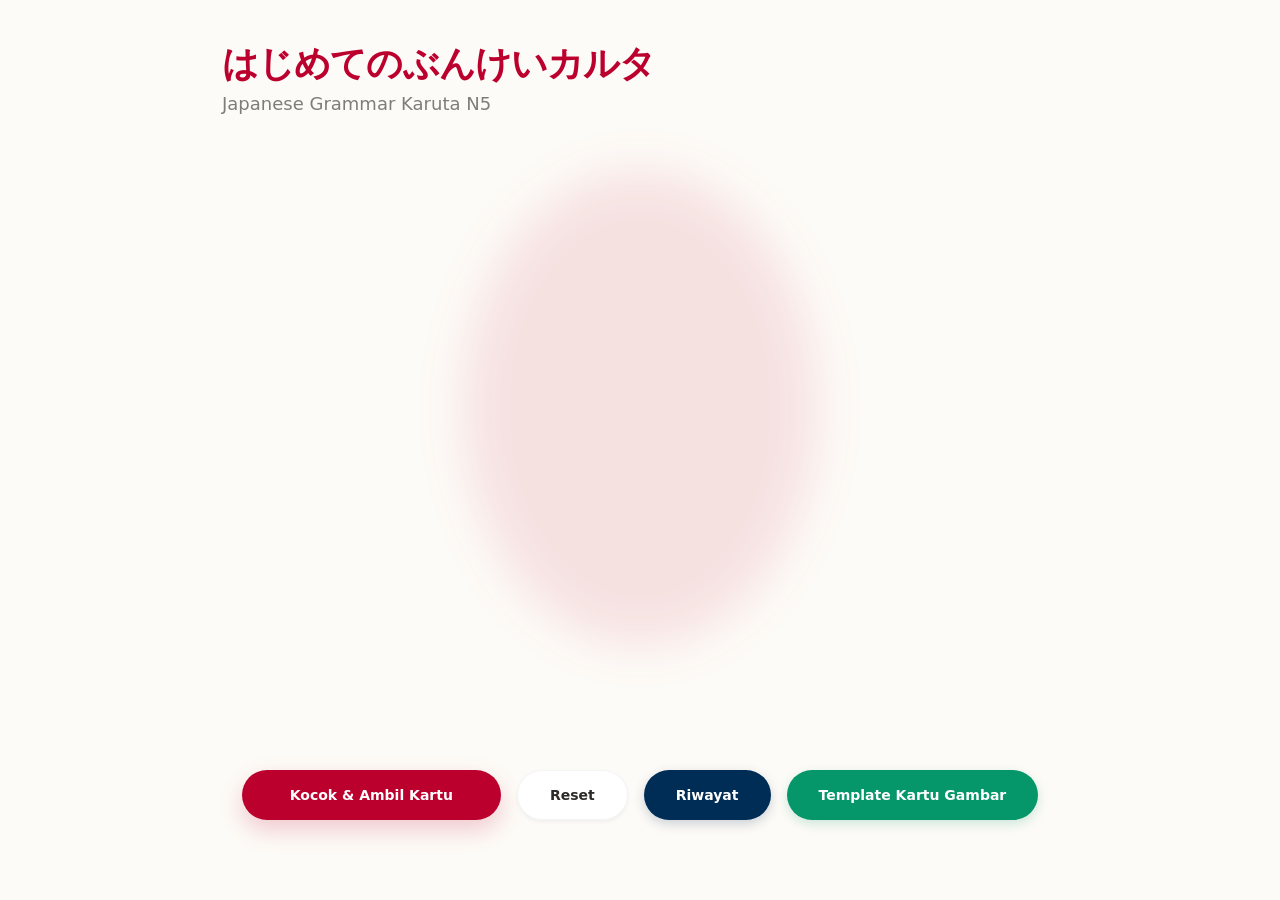
<file: karuta-grammar-n5/index.html>
<!DOCTYPE html>
<html lang="id">
<head>
  <meta charset="UTF-8">
  <meta name="viewport" content="width=device-width, initial-scale=1.0">
  <title>はじめてのぶんけいカルタ (Karuta N5)</title>
  <link rel="stylesheet" href="style.css">
</head>
<body>
  <div class="app-container">
    <header>
      <h1 class="main-title">はじめてのぶんけいカルタ</h1>
      <h2 class="sub-title">Japanese Grammar Karuta N5</h2>
    </header>

    <main>
      <div id="card-stage" class="card-stage">
        <!-- The actual card -->
        <div id="card-container" class="card-container hidden">
          <div id="karuta-card" class="karuta-card">
            <!-- Back Face -->
            <div class="card-face card-back">
              <div class="pattern-bg"></div>
              <div class="card-back-content">
                <h3>Karuta N5</h3>
                <p>Click to Reveal</p>
              </div>
            </div>
            <!-- Front Face -->
            <div class="card-face card-front">
              <div class="card-front-content">
                <div class="kana-large" id="card-kana">あ</div>
                <div class="sentence" id="card-sentence">あした がっこうへ いきます。</div>
                <div class="romaji" id="card-romaji">Ashita gakkou e ikimasu.</div>
                <div class="meaning" id="card-meaning">Besok pergi ke sekolah.</div>
                <div class="pattern"><strong>Pola:</strong> <span id="card-pattern">Tempat + へ + いきます</span></div>
              </div>
            </div>
          </div>
        </div>
      </div>
      
      <div id="explanation-section" class="explanation-section hidden">
        <button id="btn-explain" class="btn-explain">Penjelasan Tata Bahasa</button>
        <div id="explanation-panel" class="explanation-panel">
          <p id="card-explanation">Partikel へ menunjukkan arah...</p>
        </div>
      </div>
    </main>

    <div class="controls">
      <button id="btn-draw" class="btn-primary">Kocok & Ambil Kartu</button>
      <button id="btn-reset" class="btn-gray">Reset</button>
      <button id="btn-history" class="btn-blue">Riwayat</button>
      <button id="btn-template" class="btn-green" title="Buka template kartu gambar di Canva">Template Kartu Gambar</button>
    </div>
  </div>

  <!-- History Modal -->
  <div id="history-modal" class="modal hidden">
    <div class="modal-content">
      <div class="modal-header">
        <h2>Riwayat Kartu</h2>
        <button id="btn-close-modal" class="btn-close">&times;</button>
      </div>
      <div class="modal-body">
        <ul id="history-list">
          <!-- Item history akan masuk di sini -->
        </ul>
        <p id="empty-history-msg" class="empty-msg">Belum ada kartu yang ditarik.</p>
      </div>
    </div>
  </div>

  <!-- Reset Modal -->
  <div id="reset-modal" class="modal hidden">
    <div class="modal-content" style="max-width: 400px;">
      <div class="modal-header">
        <h2>Konfirmasi Reset</h2>
        <button id="btn-close-reset" class="btn-close">&times;</button>
      </div>
      <div class="modal-body" style="text-align: center;">
        <p class="history-text" style="margin-bottom: 24px;">Apakah Anda yakin ingin mereset permainan? Semua riwayat akan dihapus.</p>
        <div style="display: flex; gap: 12px; justify-content: center;">
            <button id="btn-cancel-reset" class="btn-gray" style="padding: 10px 24px; font-size: 0.875rem;">Batal</button>
            <button id="btn-confirm-reset" class="btn-primary" style="padding: 10px 24px; font-size: 0.875rem; background-color: var(--color-red);">Ya, Reset</button>
        </div>
      </div>
    </div>
  </div>

  <script src="script.js"></script></body>
</html>
</file>
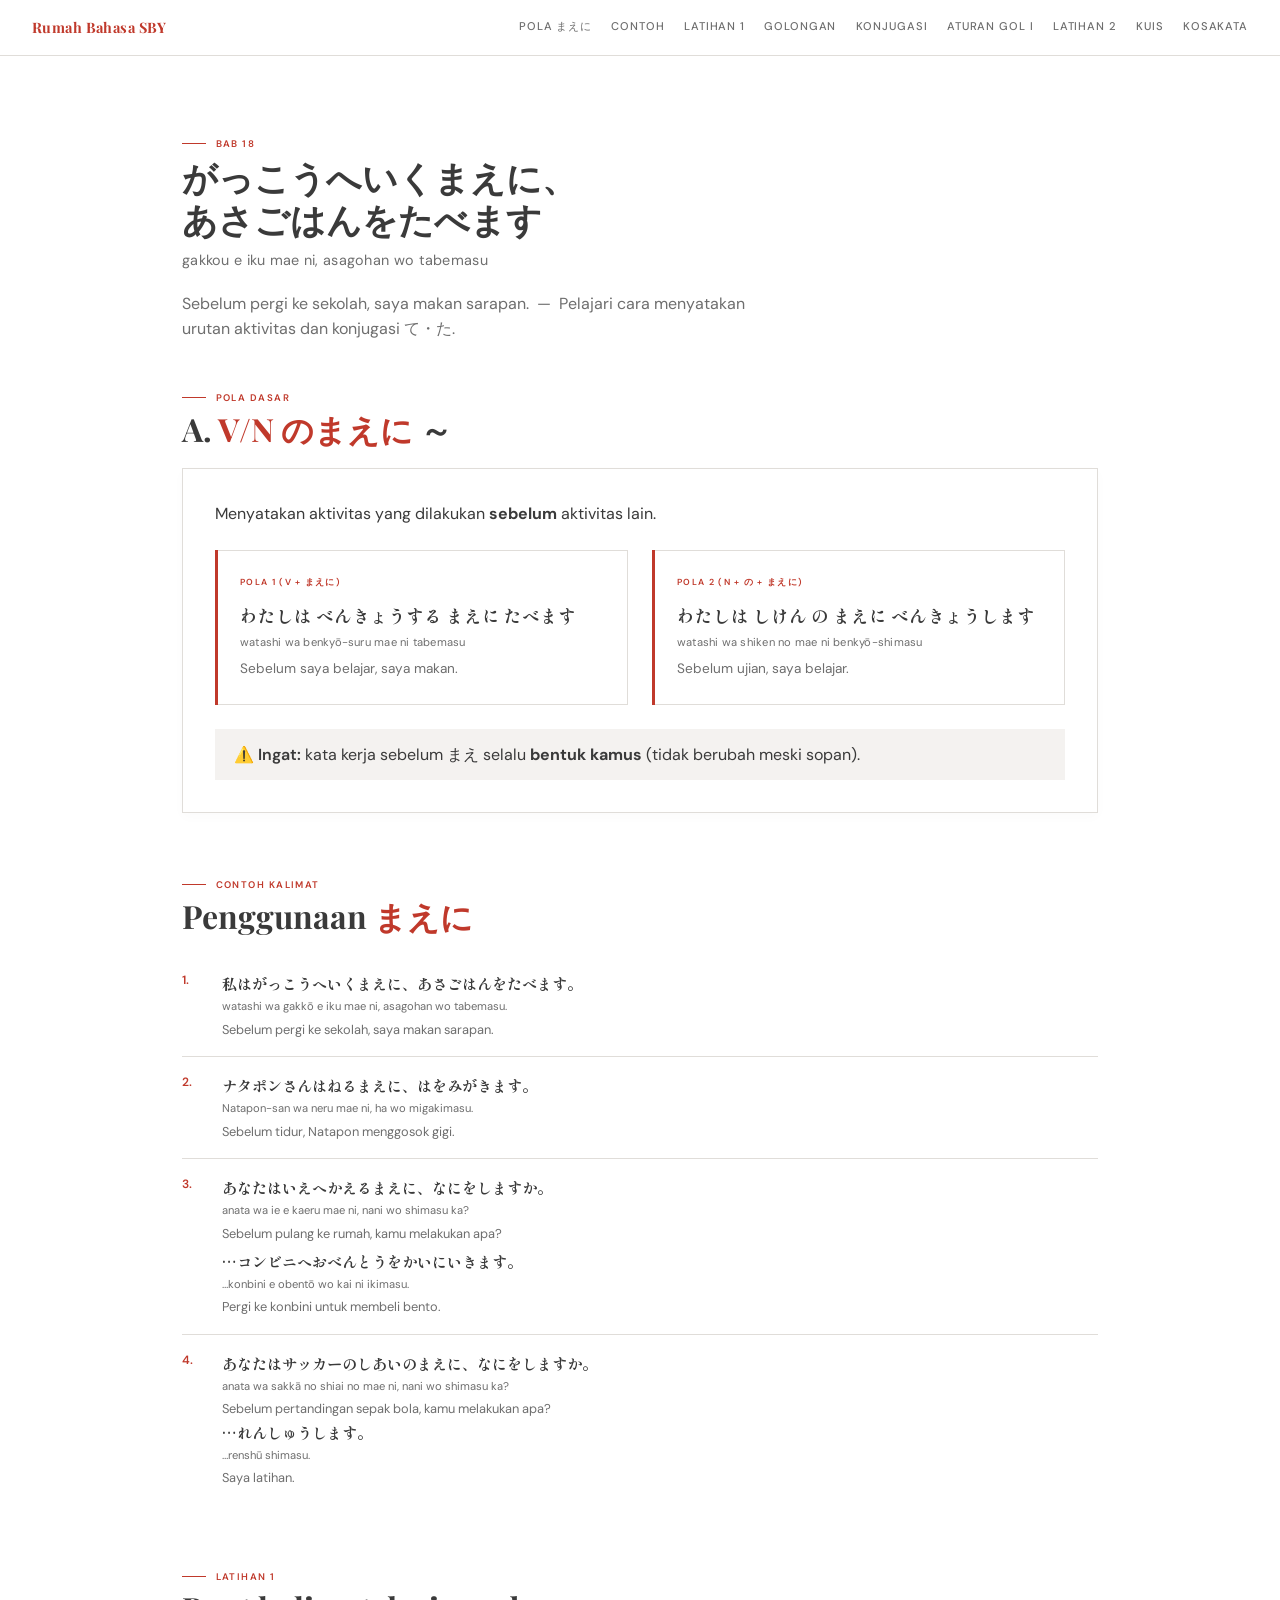
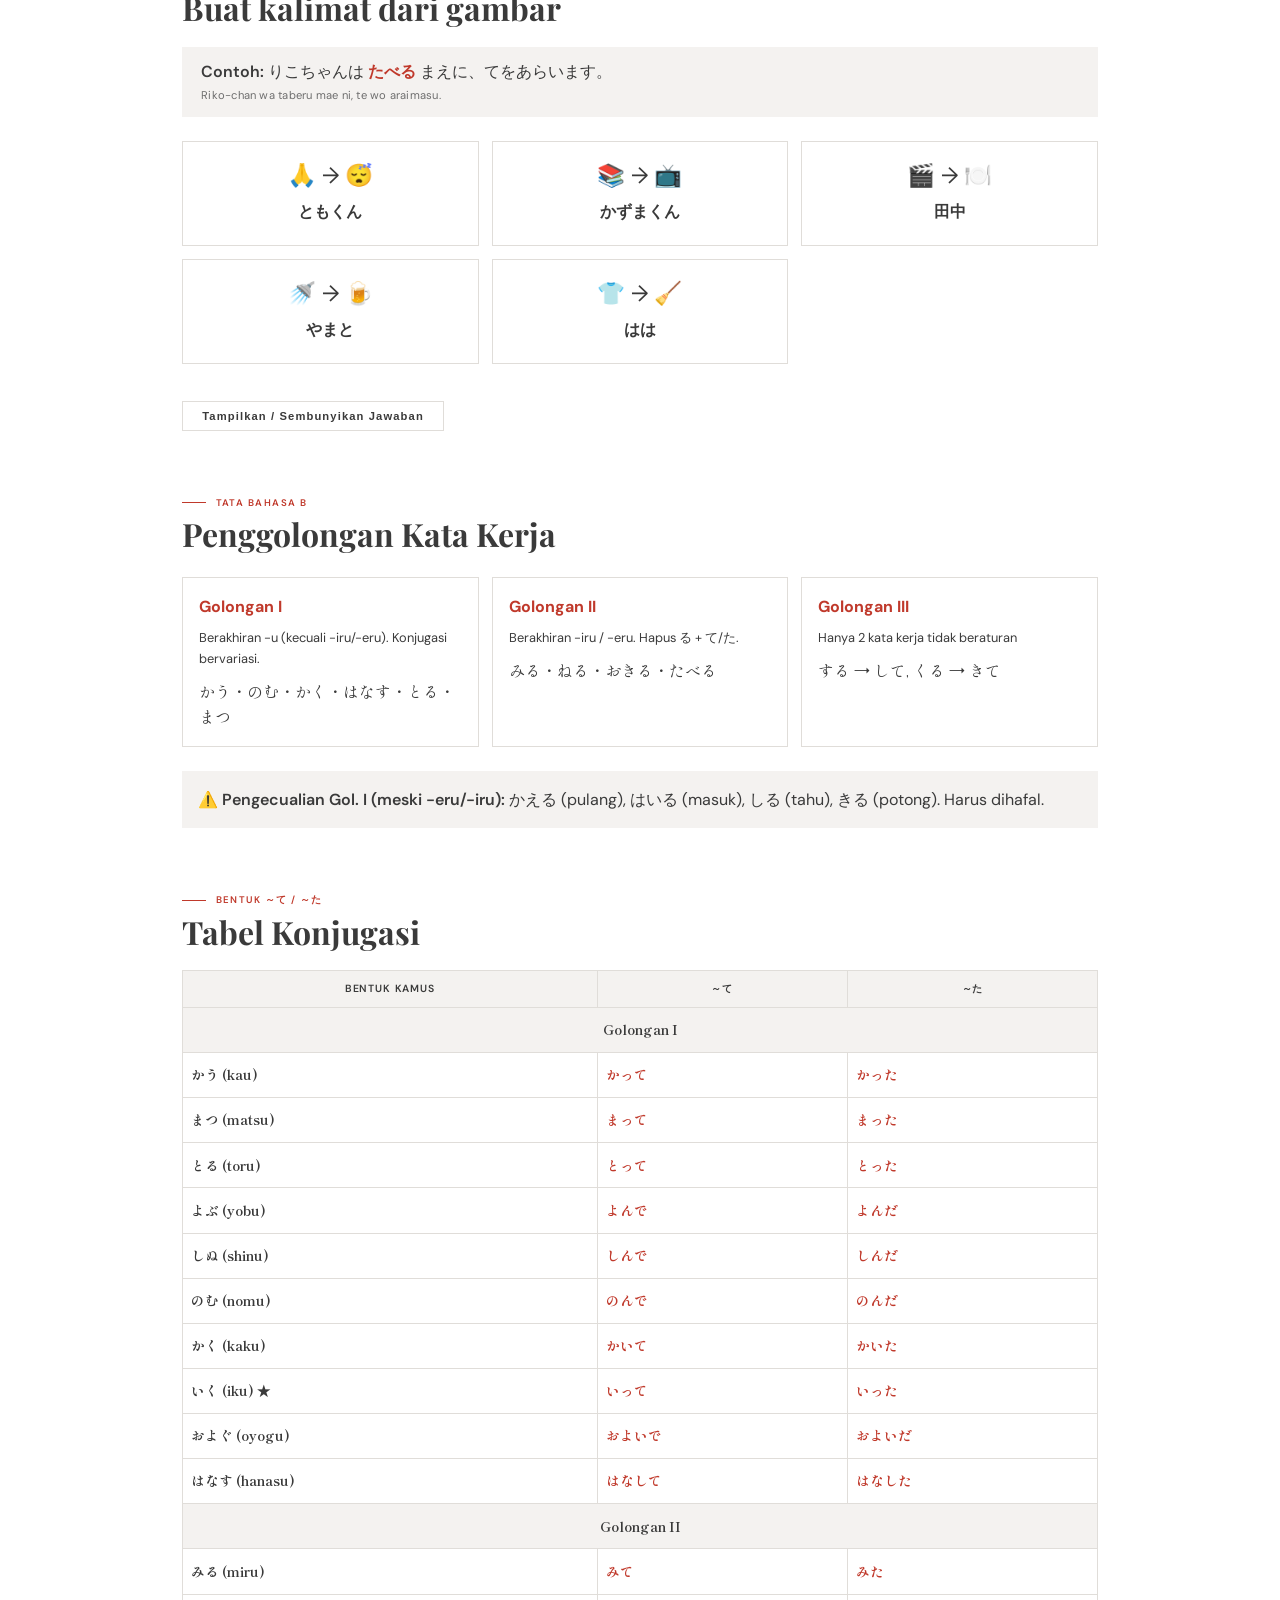
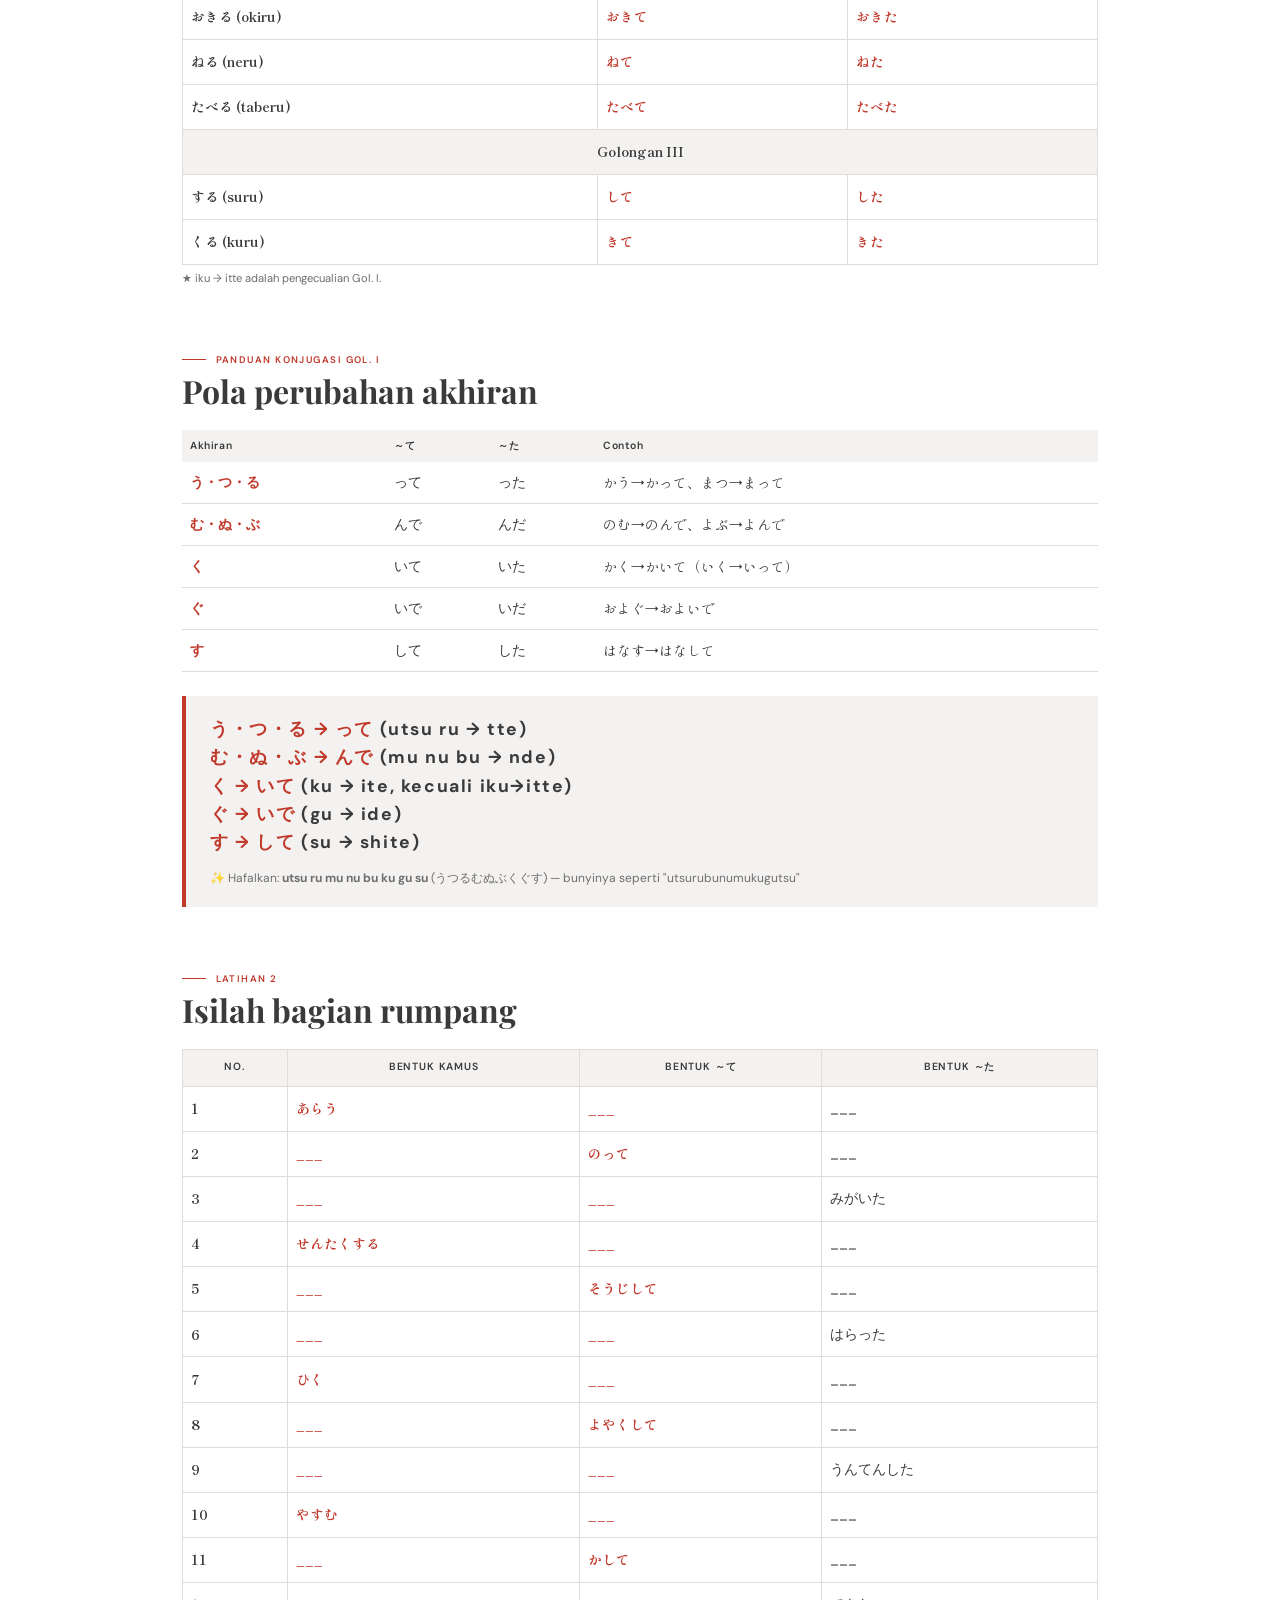
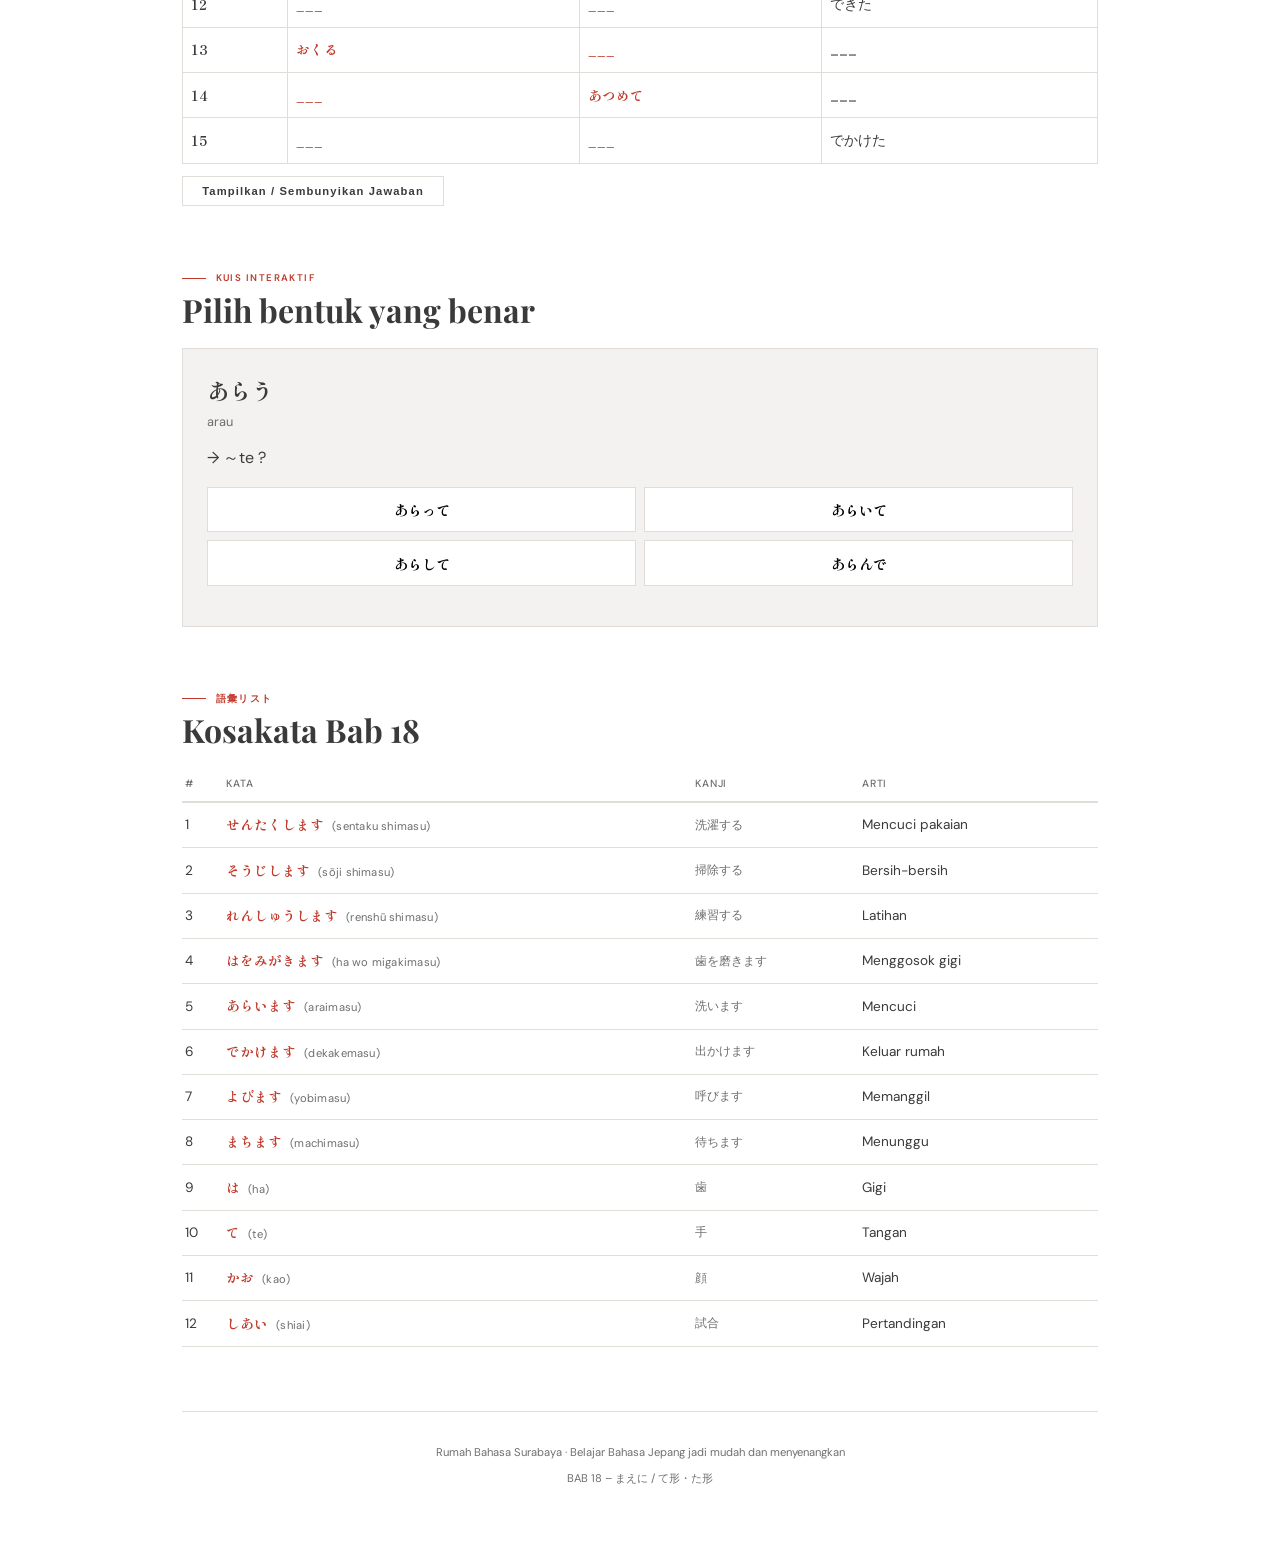
<file: bab18.html>
<!DOCTYPE html>
<html lang="id">
<head>
  <meta charset="UTF-8">
  <meta name="viewport" content="width=device-width, initial-scale=1.0">
  <title>BAB 18 · まえに・ bentuk て／た | Rumah Bahasa SBY</title>
  <!-- Fonts: Playfair (serif elegan), DM Sans (modern), Shippori Mincho (Jepang) -->
  <link href="https://fonts.googleapis.com/css2?family=Playfair+Display:wght@400;700;900&family=DM+Sans:wght@300;400;500;600&family=Shippori+Mincho:wght@400;700;800&display=swap" rel="stylesheet">
  <style>
    * { margin: 0; padding: 0; box-sizing: border-box; }

    :root {
      --merah: #C0392B;
      --merah-muda: rgba(192,57,43,0.08);
      --putih: #FFFFFF;
      --abu-debu: #F4F2F0;
      --abu-gelap: #3A3A3A;
      --abu-sedang: #6E6E6E;
      --abu-muda: #DDDAD7;
      --gold: #B78A4B;
      --border: #E0DDD9;
    }

    body {
      font-family: 'DM Sans', sans-serif;
      background: var(--putih);
      color: var(--abu-gelap);
      line-height: 1.6;
    }

    /* Navigation */
    nav {
      position: sticky;
      top: 0;
      background: var(--putih);
      border-bottom: 1px solid var(--border);
      padding: 0 2rem;
      height: 56px;
      display: flex;
      align-items: center;
      justify-content: space-between;
      z-index: 100;
    }

    .nav-brand {
      font-family: 'Playfair Display', serif;
      font-size: 0.9rem;
      font-weight: 700;
      color: var(--merah);
      letter-spacing: 0.03em;
    }

    .nav-links {
      display: flex;
      gap: 1.2rem;
      overflow-x: auto;
      scrollbar-width: none;
    }
    .nav-links::-webkit-scrollbar { display: none; }
    .nav-links a {
      font-size: 0.7rem;
      font-weight: 500;
      text-transform: uppercase;
      letter-spacing: 0.08em;
      color: var(--abu-sedang);
      text-decoration: none;
      white-space: nowrap;
      padding: 0.2rem 0;
      border-bottom: 2px solid transparent;
      transition: 0.2s;
    }
    .nav-links a:hover { color: var(--merah); border-bottom-color: var(--merah); }

    /* Main container */
    .container {
      max-width: 980px;
      margin: 0 auto;
      padding: 2rem 2rem 4rem;
    }

    /* Section styling */
    section {
      margin-bottom: 4rem;
      scroll-margin-top: 70px;
    }

    .section-eyebrow {
      font-family: 'DM Sans', sans-serif;
      font-size: 0.6rem;
      font-weight: 600;
      letter-spacing: 0.15em;
      text-transform: uppercase;
      color: var(--merah);
      margin-bottom: 0.3rem;
      display: flex;
      align-items: center;
      gap: 0.6rem;
    }
    .section-eyebrow::before {
      content: '';
      display: block;
      width: 24px;
      height: 1px;
      background: var(--merah);
    }

    h2 {
      font-family: 'Playfair Display', serif;
      font-size: 2rem;
      font-weight: 700;
      color: var(--abu-gelap);
      margin-bottom: 1.2rem;
      line-height: 1.2;
    }
    h2 em { color: var(--merah); font-style: normal; }

    h3 {
      font-family: 'Playfair Display', serif;
      font-size: 1.2rem;
      font-weight: 700;
      color: var(--abu-gelap);
      margin: 1.2rem 0 0.8rem;
    }

    /* Card / box simple */
    .card-white {
      background: var(--putih);
      border: 1px solid var(--border);
      border-radius: 0;
      padding: 2rem 2rem;
      box-shadow: 0 4px 12px rgba(0,0,0,0.02);
    }

    .pattern-grid {
      display: grid;
      grid-template-columns: 1fr 1fr;
      gap: 1.5rem;
      margin: 1.5rem 0;
    }
    .pattern-item {
      border: 1px solid var(--border);
      padding: 1.5rem 1.5rem;
      position: relative;
      background: var(--putih);
    }
    .pattern-item::before {
      content: '';
      position: absolute;
      top: -1px; left: -1px; bottom: -1px;
      width: 3px;
      background: var(--merah);
    }
    .pattern-label {
      font-family: 'DM Sans', sans-serif;
      font-size: 0.55rem;
      font-weight: 600;
      letter-spacing: 0.15em;
      text-transform: uppercase;
      color: var(--merah);
      margin-bottom: 0.6rem;
    }
    .jp-text {
      font-family: 'Shippori Mincho', serif;
      font-size: 1.1rem;
      font-weight: 700;
      line-height: 1.9;
      color: var(--abu-gelap);
    }
    .romaji {
      font-family: 'DM Sans', sans-serif;
      font-size: 0.7rem;
      color: var(--abu-sedang);
      letter-spacing: 0.02em;
      margin-top: 0.1rem;
    }
    .id-text {
      font-size: 0.85rem;
      color: var(--abu-sedang);
      margin-top: 0.4rem;
    }

    /* Highlight red */
    .jp-highlight { color: var(--merah); font-weight: 700; }

    /* List contoh */
    .ex-list {
      list-style: none;
    }
    .ex-item {
      display: flex;
      gap: 1rem;
      padding: 1rem 0;
      border-bottom: 1px solid var(--border);
    }
    .ex-item:last-child { border-bottom: none; }
    .ex-num {
      font-family: 'DM Sans', sans-serif;
      font-size: 0.75rem;
      font-weight: 600;
      color: var(--merah);
      min-width: 1.5rem;
    }
    .ex-jp {
      font-family: 'Shippori Mincho', serif;
      font-size: 0.95rem;
      font-weight: 700;
      line-height: 1.7;
    }
    .ex-romaji {
      font-size: 0.7rem;
      color: var(--abu-sedang);
      margin-top: 0.1rem;
    }
    .ex-id {
      font-size: 0.8rem;
      color: var(--abu-sedang);
      margin-top: 0.2rem;
    }

    /* Tabel kosakata */
    .vocab-table {
      width: 100%;
      border-collapse: collapse;
      font-size: 0.85rem;
    }
    .vocab-table th {
      text-align: left;
      font-weight: 500;
      color: var(--abu-sedang);
      border-bottom: 2px solid var(--border);
      padding: 0.5rem 0.2rem;
      font-size: 0.65rem;
      letter-spacing: 0.08em;
      text-transform: uppercase;
    }
    .vocab-table td {
      padding: 0.7rem 0.2rem;
      border-bottom: 1px solid var(--border);
      vertical-align: middle;
    }
    .vocab-table td:nth-child(2) { font-family: 'Shippori Mincho', serif; font-weight: 700; color: var(--merah); }
    .vocab-table td:nth-child(3) { color: var(--abu-sedang); font-size: 0.75rem; }
    .vocab-table .romaji { font-size: 0.7rem; color: var(--abu-sedang); font-family: 'DM Sans', sans-serif; margin-left: 0.3rem; font-weight: 400; }

    /* Tabel konjugasi */
    .conj-table {
      width: 100%;
      border-collapse: collapse;
      font-size: 0.85rem;
    }
    .conj-table th {
      background: var(--abu-debu);
      font-weight: 600;
      font-size: 0.65rem;
      letter-spacing: 0.08em;
      text-transform: uppercase;
      color: var(--abu-gelap);
      padding: 0.6rem 0.5rem;
      border: 1px solid var(--border);
    }
    .conj-table td {
      padding: 0.7rem 0.5rem;
      border: 1px solid var(--border);
      vertical-align: middle;
    }
    .conj-table td:first-child { font-family: 'Shippori Mincho', serif; font-weight: 700; }
    .conj-table td:nth-child(2), .conj-table td:nth-child(3) { font-family: 'Shippori Mincho', serif; font-weight: 700; color: var(--merah); }
    .conj-table .gol-row {
      background: var(--abu-debu);
      font-weight: 700;
      text-align: center;
      color: var(--abu-gelap);
    }

    /* Rule table */
    .rule-table {
      width: 100%;
      border-collapse: collapse;
      font-size: 0.85rem;
      margin: 1rem 0;
    }
    .rule-table th {
      background: var(--abu-debu);
      padding: 0.5rem;
      font-weight: 600;
      font-size: 0.65rem;
      letter-spacing: 0.06em;
      text-align: left;
    }
    .rule-table td {
      padding: 0.6rem 0.5rem;
      border-bottom: 1px solid var(--border);
    }
    .rule-table .ending { font-family: 'DM Sans', sans-serif; font-weight: 600; color: var(--merah); }
    .rule-table .sample { font-family: 'Shippori Mincho', serif; }

    /* Hafalan utsurubunumukugutsu */
    .mnemonic-box {
      background: var(--abu-debu);
      padding: 1.2rem 1.5rem;
      border-left: 4px solid var(--merah);
      margin: 1.5rem 0;
      font-family: 'DM Sans', sans-serif;
    }
    .mnemonic {
      font-size: 1.1rem;
      font-weight: 700;
      color: var(--merah);
      letter-spacing: 0.1rem;
      word-break: keep-all;
    }
    .mnemonic-desc {
      font-size: 0.75rem;
      color: var(--abu-sedang);
      margin-top: 0.3rem;
    }

    /* Latihan grid */
    .lat1-grid {
      display: grid;
      grid-template-columns: repeat(3,1fr);
      gap: 0.8rem;
      margin: 1.5rem 0;
    }
    .lat1-cell {
      border: 1px solid var(--border);
      padding: 1rem 0.5rem;
      text-align: center;
      background: var(--putih);
    }
    .lat1-name { font-weight: 700; margin: 0.3rem 0; }
    .lat1-answer {
      font-size: 0.75rem;
      color: var(--merah);
      display: none;
      margin-top: 0.4rem;
      font-family: 'Shippori Mincho', serif;
    }
    .lat1-scene { font-size: 1.4rem; }

    .reveal-btn {
      background: none;
      border: 1px solid var(--border);
      padding: 0.5rem 1.2rem;
      font-size: 0.7rem;
      font-weight: 600;
      letter-spacing: 0.1em;
      color: var(--abu-gelap);
      cursor: pointer;
      transition: 0.2s;
      margin-top: 0.8rem;
    }
    .reveal-btn:hover {
      border-color: var(--merah);
      color: var(--merah);
    }

    /* Kuis */
    .quiz-box {
      background: var(--abu-debu);
      padding: 1.5rem;
      border: 1px solid var(--border);
    }
    .quiz-question {
      font-family: 'Shippori Mincho', serif;
      font-size: 1.4rem;
      font-weight: 700;
      margin-bottom: 0.2rem;
    }
    .quiz-romaji {
      font-size: 0.8rem;
      color: var(--abu-sedang);
      margin-bottom: 0.8rem;
    }
    .quiz-target {
      font-size: 1rem;
      color: var(--abu-gelap);
      margin-bottom: 1rem;
    }
    .quiz-options {
      display: grid;
      grid-template-columns: 1fr 1fr;
      gap: 0.5rem;
      margin: 1rem 0;
    }
    .qbtn {
      background: var(--putih);
      border: 1px solid var(--border);
      padding: 0.7rem;
      font-family: 'Shippori Mincho', serif;
      font-size: 0.9rem;
      font-weight: 700;
      cursor: pointer;
      transition: 0.15s;
    }
    .qbtn:hover { border-color: var(--merah); background: var(--merah-muda); }
    .qbtn.correct { background: #E2F0E6; border-color: #2D7A5F; color: #2D7A5F; }
    .qbtn.wrong { background: #FEF0EF; border-color: var(--merah); color: var(--merah); }
    .qfb {
      padding: 0.7rem 1rem;
      font-size: 0.8rem;
      display: none;
    }
    .qfb.show { display: block; }
    .qfb.ok { background: #E2F0E6; color: #2D7A5F; }
    .qfb.ng { background: #FEF0EF; color: var(--merah); }
    .qnext {
      background: var(--merah);
      color: white;
      border: none;
      padding: 0.6rem 1.5rem;
      font-weight: 600;
      letter-spacing: 0.1em;
      font-size: 0.7rem;
      cursor: pointer;
      display: none;
    }
    .qnext.show { display: inline-block; }

    /* Footer */
    footer {
      margin-top: 3rem;
      padding-top: 2rem;
      border-top: 1px solid var(--border);
      text-align: center;
      font-size: 0.7rem;
      color: var(--abu-sedang);
    }

    /* Responsive */
    @media (max-width: 650px) {
      .pattern-grid { grid-template-columns: 1fr; }
      .lat1-grid { grid-template-columns: 1fr 1fr; }
      .nav-links { gap: 0.8rem; }
    }
  </style>
</head>
<body>
  <nav>
    <div class="nav-brand">Rumah Bahasa SBY</div>
    <div class="nav-links">
      <a href="#pola">Pola まえに</a>
      <a href="#contoh">Contoh</a>
      <a href="#latihan1">Latihan 1</a>
      <a href="#golongan">Golongan</a>
      <a href="#konjugasi">Konjugasi</a>
      <a href="#aturan">Aturan Gol I</a>
      <a href="#latihan2">Latihan 2</a>
      <a href="#kuis">Kuis</a>
      <a href="#kosakata">Kosakata</a>
    </div>
  </nav>

  <main class="container">
    <!-- COVER -->
    <section id="cover" style="margin-bottom:2rem;">
      <div style="padding: 3rem 0 1rem;">
        <div class="section-eyebrow">Bab 18</div>
        <h2 style="font-size:2.2rem; margin-bottom:0.5rem;">がっこうへいくまえに、<br>あさごはんをたべます</h2>
        <div class="romaji" style="font-size:0.9rem; margin-bottom:1.2rem;">gakkou e iku mae ni, asagohan wo tabemasu</div>
        <p style="font-size:1rem; color:var(--abu-sedang); max-width:600px;">Sebelum pergi ke sekolah, saya makan sarapan. &nbsp;—&nbsp; Pelajari cara menyatakan urutan aktivitas dan konjugasi て・た.</p>
      </div>
    </section>

    <!-- A. POLA まえに -->
    <section id="pola">
      <div class="section-eyebrow">Pola Dasar</div>
      <h2>A. <em>V/N のまえに</em> ～</h2>
      <div class="card-white">
        <p style="margin-bottom:1rem;">Menyatakan aktivitas yang dilakukan <strong>sebelum</strong> aktivitas lain.</p>
        <div class="pattern-grid">
          <div class="pattern-item">
            <div class="pattern-label">Pola 1 (V + まえに)</div>
            <div class="jp-text">わたしは べんきょうする まえに たべます</div>
            <div class="romaji">watashi wa benkyō-suru mae ni tabemasu</div>
            <div class="id-text">Sebelum saya belajar, saya makan.</div>
          </div>
          <div class="pattern-item">
            <div class="pattern-label">Pola 2 (N + の + まえに)</div>
            <div class="jp-text">わたしは しけん の まえに べんきょうします</div>
            <div class="romaji">watashi wa shiken no mae ni benkyō-shimasu</div>
            <div class="id-text">Sebelum ujian, saya belajar.</div>
          </div>
        </div>
        <div style="background:var(--abu-debu); padding:0.8rem 1.2rem; margin-top:1.2rem;">
          <span style="font-weight:600;">⚠️ Ingat:</span> kata kerja sebelum まえ selalu <strong>bentuk kamus</strong> (tidak berubah meski sopan).
        </div>
      </div>
    </section>

    <!-- CONTOH KALIMAT -->
    <section id="contoh">
      <div class="section-eyebrow">Contoh Kalimat</div>
      <h2>Penggunaan <em>まえに</em></h2>
      <ul class="ex-list">
        <li class="ex-item">
          <span class="ex-num">1.</span>
          <div>
            <div class="ex-jp">私はがっこうへいくまえに、あさごはんをたべます。</div>
            <div class="ex-romaji">watashi wa gakkō e iku mae ni, asagohan wo tabemasu.</div>
            <div class="ex-id">Sebelum pergi ke sekolah, saya makan sarapan.</div>
          </div>
        </li>
        <li class="ex-item">
          <span class="ex-num">2.</span>
          <div>
            <div class="ex-jp">ナタポンさんはねるまえに、はをみがきます。</div>
            <div class="ex-romaji">Natapon-san wa neru mae ni, ha wo migakimasu.</div>
            <div class="ex-id">Sebelum tidur, Natapon menggosok gigi.</div>
          </div>
        </li>
        <li class="ex-item">
          <span class="ex-num">3.</span>
          <div>
            <div class="ex-jp">あなたはいえへかえるまえに、なにをしますか。</div>
            <div class="ex-romaji">anata wa ie e kaeru mae ni, nani wo shimasu ka?</div>
            <div class="ex-id">Sebelum pulang ke rumah, kamu melakukan apa?</div>
            <div class="ex-jp" style="margin-top:0.3rem;">…コンビニへおべんとうをかいにいきます。</div>
            <div class="ex-romaji">…konbini e obentō wo kai ni ikimasu.</div>
            <div class="ex-id">Pergi ke konbini untuk membeli bento.</div>
          </div>
        </li>
        <li class="ex-item">
          <span class="ex-num">4.</span>
          <div>
            <div class="ex-jp">あなたはサッカーのしあいのまえに、なにをしますか。</div>
            <div class="ex-romaji">anata wa sakkā no shiai no mae ni, nani wo shimasu ka?</div>
            <div class="ex-id">Sebelum pertandingan sepak bola, kamu melakukan apa?</div>
            <div class="ex-jp">…れんしゅうします。</div>
            <div class="ex-romaji">…renshū shimasu.</div>
            <div class="ex-id">Saya latihan.</div>
          </div>
        </li>
      </ul>
    </section>

    <!-- LATIHAN 1 (gambar) -->
    <section id="latihan1">
      <div class="section-eyebrow">Latihan 1</div>
      <h2>Buat kalimat dari gambar</h2>
      <div style="background:var(--abu-debu); padding:0.8rem 1.2rem; margin-bottom:1.2rem;">
        <span style="font-weight:600;">Contoh:</span> りこちゃんは <span class="jp-highlight">たべる</span> まえに、てをあらいます。
        <div class="romaji">Riko-chan wa taberu mae ni, te wo araimasu.</div>
      </div>
      <div class="lat1-grid">
        <div class="lat1-cell"><div class="lat1-scene">🙏 → 😴</div><div class="lat1-name">ともくん</div><div class="lat1-answer" id="a1">ともくんは ねる まえに、かおをあらうます。</div></div>
        <div class="lat1-cell"><div class="lat1-scene">📚 → 📺</div><div class="lat1-name">かずまくん</div><div class="lat1-answer" id="a2">かずまくんは テレビをみる まえに、べんきょうします。</div></div>
        <div class="lat1-cell"><div class="lat1-scene">🎬 → 🍽️</div><div class="lat1-name">田中</div><div class="lat1-answer" id="a3">田中さんは えいがをみる まえに、ごはんをたべます。</div></div>
        <div class="lat1-cell"><div class="lat1-scene">🚿 → 🍺</div><div class="lat1-name">やまと</div><div class="lat1-answer" id="a4">やまとさんは のむ まえに、シャワーをあびます。</div></div>
        <div class="lat1-cell"><div class="lat1-scene">👕 → 🧹</div><div class="lat1-name">はは</div><div class="lat1-answer" id="a5">ははは そうじする まえに、せんたくします。</div></div>
      </div>
      <button class="reveal-btn" onclick="toggleLat1()">Tampilkan / Sembunyikan Jawaban</button>
    </section>

    <!-- PENGGOLONGAN KATA KERJA -->
    <section id="golongan">
      <div class="section-eyebrow">Tata Bahasa B</div>
      <h2>Penggolongan Kata Kerja</h2>
      <div style="display:grid; grid-template-columns:repeat(3,1fr); gap:0.8rem; margin:1.5rem 0;">
        <div style="border:1px solid var(--border); padding:1rem;">
          <div style="font-weight:700; color:var(--merah); margin-bottom:0.5rem;">Golongan I</div>
          <div style="font-size:0.8rem;">Berakhiran -u (kecuali -iru/-eru). Konjugasi bervariasi.</div>
          <div style="margin-top:0.6rem; font-family:'Shippori Mincho';">かう・のむ・かく・はなす・とる・まつ</div>
        </div>
        <div style="border:1px solid var(--border); padding:1rem;">
          <div style="font-weight:700; color:var(--merah); margin-bottom:0.5rem;">Golongan II</div>
          <div style="font-size:0.8rem;">Berakhiran -iru / -eru. Hapus る + て/た.</div>
          <div style="margin-top:0.6rem; font-family:'Shippori Mincho';">みる・ねる・おきる・たべる</div>
        </div>
        <div style="border:1px solid var(--border); padding:1rem;">
          <div style="font-weight:700; color:var(--merah); margin-bottom:0.5rem;">Golongan III</div>
          <div style="font-size:0.8rem;">Hanya 2 kata kerja tidak beraturan</div>
          <div style="margin-top:0.6rem; font-family:'Shippori Mincho';">する → して, くる → きて</div>
        </div>
      </div>
      <div style="background:var(--abu-debu); padding:1rem;">
        <span style="font-weight:600;">⚠️ Pengecualian Gol. I (meski -eru/-iru):</span> かえる (pulang), はいる (masuk), しる (tahu), きる (potong). Harus dihafal.
      </div>
    </section>

    <!-- TABEL KONJUGASI LENGKAP -->
    <section id="konjugasi">
      <div class="section-eyebrow">Bentuk ～て / ～た</div>
      <h2>Tabel Konjugasi</h2>
      <div style="overflow-x:auto;">
        <table class="conj-table">
          <thead><tr><th>Bentuk Kamus</th><th>～て</th><th>～た</th></tr></thead>
          <tbody>
            <tr class="gol-row"><td colspan="3">Golongan I</td></tr>
            <tr><td>かう (kau)</td><td>かって</td><td>かった</td></tr>
            <tr><td>まつ (matsu)</td><td>まって</td><td>まった</td></tr>
            <tr><td>とる (toru)</td><td>とって</td><td>とった</td></tr>
            <tr><td>よぶ (yobu)</td><td>よんで</td><td>よんだ</td></tr>
            <tr><td>しぬ (shinu)</td><td>しんで</td><td>しんだ</td></tr>
            <tr><td>のむ (nomu)</td><td>のんで</td><td>のんだ</td></tr>
            <tr><td>かく (kaku)</td><td>かいて</td><td>かいた</td></tr>
            <tr><td>いく (iku) ★</td><td>いって</td><td>いった</td></tr>
            <tr><td>およぐ (oyogu)</td><td>およいで</td><td>およいだ</td></tr>
            <tr><td>はなす (hanasu)</td><td>はなして</td><td>はなした</td></tr>
            <tr class="gol-row"><td colspan="3">Golongan II</td></tr>
            <tr><td>みる (miru)</td><td>みて</td><td>みた</td></tr>
            <tr><td>おきる (okiru)</td><td>おきて</td><td>おきた</td></tr>
            <tr><td>ねる (neru)</td><td>ねて</td><td>ねた</td></tr>
            <tr><td>たべる (taberu)</td><td>たべて</td><td>たべた</td></tr>
            <tr class="gol-row"><td colspan="3">Golongan III</td></tr>
            <tr><td>する (suru)</td><td>して</td><td>した</td></tr>
            <tr><td>くる (kuru)</td><td>きて</td><td>きた</td></tr>
          </tbody>
        </table>
      </div>
      <p style="font-size:0.7rem; color:var(--abu-sedang); margin-top:0.3rem;">★ iku → itte adalah pengecualian Gol. I.</p>
    </section>

    <!-- ATURAN GOLONGAN I + RUMUS HAFALAN -->
    <section id="aturan">
      <div class="section-eyebrow">Panduan Konjugasi Gol. I</div>
      <h2>Pola perubahan akhiran</h2>
      <table class="rule-table">
        <thead><tr><th>Akhiran</th><th>～て</th><th>～た</th><th>Contoh</th></tr></thead>
        <tbody>
          <tr><td class="ending">う・つ・る</td><td>って</td><td>った</td><td class="sample">かう→かって、まつ→まって</td></tr>
          <tr><td class="ending">む・ぬ・ぶ</td><td>んで</td><td>んだ</td><td class="sample">のむ→のんで、よぶ→よんで</td></tr>
          <tr><td class="ending">く</td><td>いて</td><td>いた</td><td class="sample">かく→かいて（いく→いって）</td></tr>
          <tr><td class="ending">ぐ</td><td>いで</td><td>いだ</td><td class="sample">およぐ→およいで</td></tr>
          <tr><td class="ending">す</td><td>して</td><td>した</td><td class="sample">はなす→はなして</td></tr>
        </tbody>
      </table>

      <!-- Rumus hafalan utsurubunumukugutsu -->
      <div class="mnemonic-box">
        <div class="mnemonic">う・つ・る → って <span style="color:var(--abu-gelap);">(utsu ru → tte)</span></div>
        <div class="mnemonic">む・ぬ・ぶ → んで <span style="color:var(--abu-gelap);">(mu nu bu → nde)</span></div>
        <div class="mnemonic">く → いて <span style="color:var(--abu-gelap);">(ku → ite, kecuali iku→itte)</span></div>
        <div class="mnemonic">ぐ → いで <span style="color:var(--abu-gelap);">(gu → ide)</span></div>
        <div class="mnemonic">す → して <span style="color:var(--abu-gelap);">(su → shite)</span></div>
        <div class="mnemonic-desc" style="margin-top:0.8rem;">✨ Hafalkan: <strong>utsu ru mu nu bu ku gu su</strong> (うつるむぬぶくぐす) — bunyinya seperti "utsurubunumukugutsu"</div>
      </div>
    </section>

    <!-- LATIHAN 2 (isian) -->
    <section id="latihan2">
      <div class="section-eyebrow">Latihan 2</div>
      <h2>Isilah bagian rumpang</h2>
      <div style="overflow-x:auto;">
        <table class="conj-table" id="lat2">
          <thead><tr><th>No.</th><th>Bentuk Kamus</th><th>Bentuk ～て</th><th>Bentuk ～た</th></tr></thead>
          <tbody>
            <tr><td>1</td><td>あらう</td><td><span class="bc">___</span><span class="ac" style="display:none;">あらって</span></td><td><span class="bc">___</span><span class="ac" style="display:none;">あらった</span></td></tr>
            <tr><td>2</td><td><span class="bc">___</span><span class="ac" style="display:none;">のる</span></td><td>のって</td><td><span class="bc">___</span><span class="ac" style="display:none;">のった</span></td></tr>
            <tr><td>3</td><td><span class="bc">___</span><span class="ac" style="display:none;">みがく</span></td><td><span class="bc">___</span><span class="ac" style="display:none;">みがいて</span></td><td>みがいた</td></tr>
            <tr><td>4</td><td>せんたくする</td><td><span class="bc">___</span><span class="ac" style="display:none;">せんたくして</span></td><td><span class="bc">___</span><span class="ac" style="display:none;">せんたくした</span></td></tr>
            <tr><td>5</td><td><span class="bc">___</span><span class="ac" style="display:none;">そうじする</span></td><td>そうじして</td><td><span class="bc">___</span><span class="ac" style="display:none;">そうじした</span></td></tr>
            <tr><td>6</td><td><span class="bc">___</span><span class="ac" style="display:none;">はらう</span></td><td><span class="bc">___</span><span class="ac" style="display:none;">はらって</span></td><td>はらった</td></tr>
            <tr><td>7</td><td>ひく</td><td><span class="bc">___</span><span class="ac" style="display:none;">ひいて</span></td><td><span class="bc">___</span><span class="ac" style="display:none;">ひいた</span></td></tr>
            <tr><td>8</td><td><span class="bc">___</span><span class="ac" style="display:none;">よやくする</span></td><td>よやくして</td><td><span class="bc">___</span><span class="ac" style="display:none;">よやくした</span></td></tr>
            <tr><td>9</td><td><span class="bc">___</span><span class="ac" style="display:none;">うんてんする</span></td><td><span class="bc">___</span><span class="ac" style="display:none;">うんてんして</span></td><td>うんてんした</td></tr>
            <tr><td>10</td><td>やすむ</td><td><span class="bc">___</span><span class="ac" style="display:none;">やすんで</span></td><td><span class="bc">___</span><span class="ac" style="display:none;">やすんだ</span></td></tr>
            <tr><td>11</td><td><span class="bc">___</span><span class="ac" style="display:none;">かす</span></td><td>かして</td><td><span class="bc">___</span><span class="ac" style="display:none;">かした</span></td></tr>
            <tr><td>12</td><td><span class="bc">___</span><span class="ac" style="display:none;">できる</span></td><td><span class="bc">___</span><span class="ac" style="display:none;">できて</span></td><td>できた</td></tr>
            <tr><td>13</td><td>おくる</td><td><span class="bc">___</span><span class="ac" style="display:none;">おくって</span></td><td><span class="bc">___</span><span class="ac" style="display:none;">おくった</span></td></tr>
            <tr><td>14</td><td><span class="bc">___</span><span class="ac" style="display:none;">あつめる</span></td><td>あつめて</td><td><span class="bc">___</span><span class="ac" style="display:none;">あつめた</span></td></tr>
            <tr><td>15</td><td><span class="bc">___</span><span class="ac" style="display:none;">でかける</span></td><td><span class="bc">___</span><span class="ac" style="display:none;">でかけて</span></td><td>でかけた</td></tr>
          </tbody>
        </table>
      </div>
      <button class="reveal-btn" onclick="toggleLat2()">Tampilkan / Sembunyikan Jawaban</button>
    </section>

    <!-- KUIS INTERAKTIF (9 SOAL + ROMAJI) -->
    <section id="kuis">
      <div class="section-eyebrow">Kuis Interaktif</div>
      <h2>Pilih bentuk yang benar</h2>
      <div class="quiz-box">
        <div class="quiz-question" id="qJp"></div>
        <div class="quiz-romaji" id="qRomaji"></div>
        <div class="quiz-target" id="qTarget"></div>
        <div class="quiz-options" id="qOpts"></div>
        <div class="qfb" id="qFb"></div>
        <button class="qnext" id="qNext" onclick="nextQ()">Soal berikutnya →</button>
      </div>
    </section>

    <!-- KOSAKATA BAB 18 -->
    <section id="kosakata">
      <div class="section-eyebrow">語彙リスト</div>
      <h2>Kosakata Bab 18</h2>
      <table class="vocab-table">
        <thead><tr><th>#</th><th>Kata</th><th>Kanji</th><th>Arti</th></tr></thead>
        <tbody>
          <tr><td>1</td><td>せんたくします <span class="romaji">(sentaku shimasu)</span></td><td>洗濯する</td><td>Mencuci pakaian</td></tr>
          <tr><td>2</td><td>そうじします <span class="romaji">(sōji shimasu)</span></td><td>掃除する</td><td>Bersih-bersih</td></tr>
          <tr><td>3</td><td>れんしゅうします <span class="romaji">(renshū shimasu)</span></td><td>練習する</td><td>Latihan</td></tr>
          <tr><td>4</td><td>はをみがきます <span class="romaji">(ha wo migakimasu)</span></td><td>歯を磨きます</td><td>Menggosok gigi</td></tr>
          <tr><td>5</td><td>あらいます <span class="romaji">(araimasu)</span></td><td>洗います</td><td>Mencuci</td></tr>
          <tr><td>6</td><td>でかけます <span class="romaji">(dekakemasu)</span></td><td>出かけます</td><td>Keluar rumah</td></tr>
          <tr><td>7</td><td>よびます <span class="romaji">(yobimasu)</span></td><td>呼びます</td><td>Memanggil</td></tr>
          <tr><td>8</td><td>まちます <span class="romaji">(machimasu)</span></td><td>待ちます</td><td>Menunggu</td></tr>
          <tr><td>9</td><td>は <span class="romaji">(ha)</span></td><td>歯</td><td>Gigi</td></tr>
          <tr><td>10</td><td>て <span class="romaji">(te)</span></td><td>手</td><td>Tangan</td></tr>
          <tr><td>11</td><td>かお <span class="romaji">(kao)</span></td><td>顔</td><td>Wajah</td></tr>
          <tr><td>12</td><td>しあい <span class="romaji">(shiai)</span></td><td>試合</td><td>Pertandingan</td></tr>
        </tbody>
      </table>
    </section>

    <footer>
      <p>Rumah Bahasa Surabaya · Belajar Bahasa Jepang jadi mudah dan menyenangkan</p>
      <p style="margin-top:0.5rem;">BAB 18 – まえに / て形・た形</p>
    </footer>
  </main>

  <script>
    // toggle latihan 1
    function toggleLat1() {
      let answers = document.querySelectorAll('.lat1-answer');
      let hidden = answers[0].style.display !== 'block';
      answers.forEach(a => a.style.display = hidden ? 'block' : 'none');
    }

    // toggle latihan 2
    function toggleLat2() {
      let ac = document.querySelectorAll('#lat2 .ac');
      let bc = document.querySelectorAll('#lat2 .bc');
      let hidden = ac[0].style.display !== 'inline';
      ac.forEach(el => el.style.display = hidden ? 'inline' : 'none');
      bc.forEach(el => el.style.display = hidden ? 'none' : 'inline');
    }

    // KUIS dengan 9 soal dan romaji
    const quizData = [
      { jp: 'あらう', romaji: 'arau', target: '～te', opts: ['あらって','あらいて','あらして','あらんで'], ans: 0, ex: 'あらう (Gol.I, う→って) → あらって' },
      { jp: 'みがく', romaji: 'migaku', target: '～te', opts: ['みがんで','みがって','みがいて','みがして'], ans: 2, ex: 'みがく (Gol.I, く→いて) → みがいて' },
      { jp: 'ねる', romaji: 'neru', target: '～ta', opts: ['ねった','ねた','ねんだ','ねした'], ans: 1, ex: 'ねる (Gol.II) → hapus る + た → ねた' },
      { jp: 'やすむ', romaji: 'yasumu', target: '～te', opts: ['やすんで','やすって','やすいて','やすして'], ans: 0, ex: 'やすむ (Gol.I, む→んで) → やすんで' },
      { jp: 'せんたくする', romaji: 'sentaku suru', target: '～te', opts: ['せんたくって','せんたくした','せんたくして','せんたくんで'], ans: 2, ex: 'する Gol.III → して → せんたくして' },
      { jp: 'おくる', romaji: 'okuru', target: '～te', opts: ['おくって','おくんで','おくて','おくして'], ans: 0, ex: 'おくる (Gol.I, る→って) → おくって' },
      { jp: 'できる', romaji: 'dekiru', target: '～ta', opts: ['できった','できんだ','できた','できした'], ans: 2, ex: 'できる (Gol.II) → hapus る + た → できた' },
      { jp: 'およぐ', romaji: 'oyogu', target: '～te', opts: ['およいで','およって','およいで','およいだ'], ans: 0, ex: 'およぐ (Gol.I, ぐ→いで) → およいで' },
      { jp: 'はなす', romaji: 'hanasu', target: '～ta', opts: ['はなした','はなって','はなんだ','はなした'], ans: 0, ex: 'はなす (Gol.I, す→した) → はなした' }
    ];

    let curQ = 0, score = 0, answered = false;

    function renderQuiz() {
      answered = false;
      let q = quizData[curQ];
      document.getElementById('qJp').innerText = q.jp;
      document.getElementById('qRomaji').innerText = q.romaji;
      document.getElementById('qTarget').innerHTML = `→ ${q.target} ?`;

      let optsDiv = document.getElementById('qOpts');
      optsDiv.innerHTML = '';
      q.opts.forEach((opt, i) => {
        let btn = document.createElement('button');
        btn.className = 'qbtn';
        btn.innerText = opt;
        btn.onclick = () => checkAns(i, btn);
        optsDiv.appendChild(btn);
      });
      document.getElementById('qFb').innerHTML = '';
      document.getElementById('qFb').className = 'qfb';
      document.getElementById('qNext').className = 'qnext';
    }

    function checkAns(idx, btn) {
      if (answered) return;
      answered = true;
      let q = quizData[curQ];
      let all = document.querySelectorAll('.qbtn');
      let fb = document.getElementById('qFb');
      if (idx === q.ans) {
        btn.classList.add('correct');
        score++;
        fb.innerHTML = '✓ Benar! ' + q.ex;
        fb.className = 'qfb show ok';
      } else {
        btn.classList.add('wrong');
        all[q.ans].classList.add('correct');
        fb.innerHTML = '✗ Kurang tepat. ' + q.ex;
        fb.className = 'qfb show ng';
      }
      let nx = document.getElementById('qNext');
      nx.className = 'qnext show';
      nx.innerText = (curQ < quizData.length-1) ? 'Soal berikutnya →' : `Selesai! Nilai: ${score}/${quizData.length}`;
    }

    function nextQ() {
      if (curQ < quizData.length-1) {
        curQ++;
        renderQuiz();
      } else {
        document.getElementById('qFb').innerHTML = `お疲れ様！ Nilai akhir: ${score}/${quizData.length}`;
        document.getElementById('qFb').className = 'qfb show ok';
        document.getElementById('qNext').className = 'qnext';
      }
    }

    window.onload = function() {
      renderQuiz();
    };
  </script>
</body>
</html>
</file>
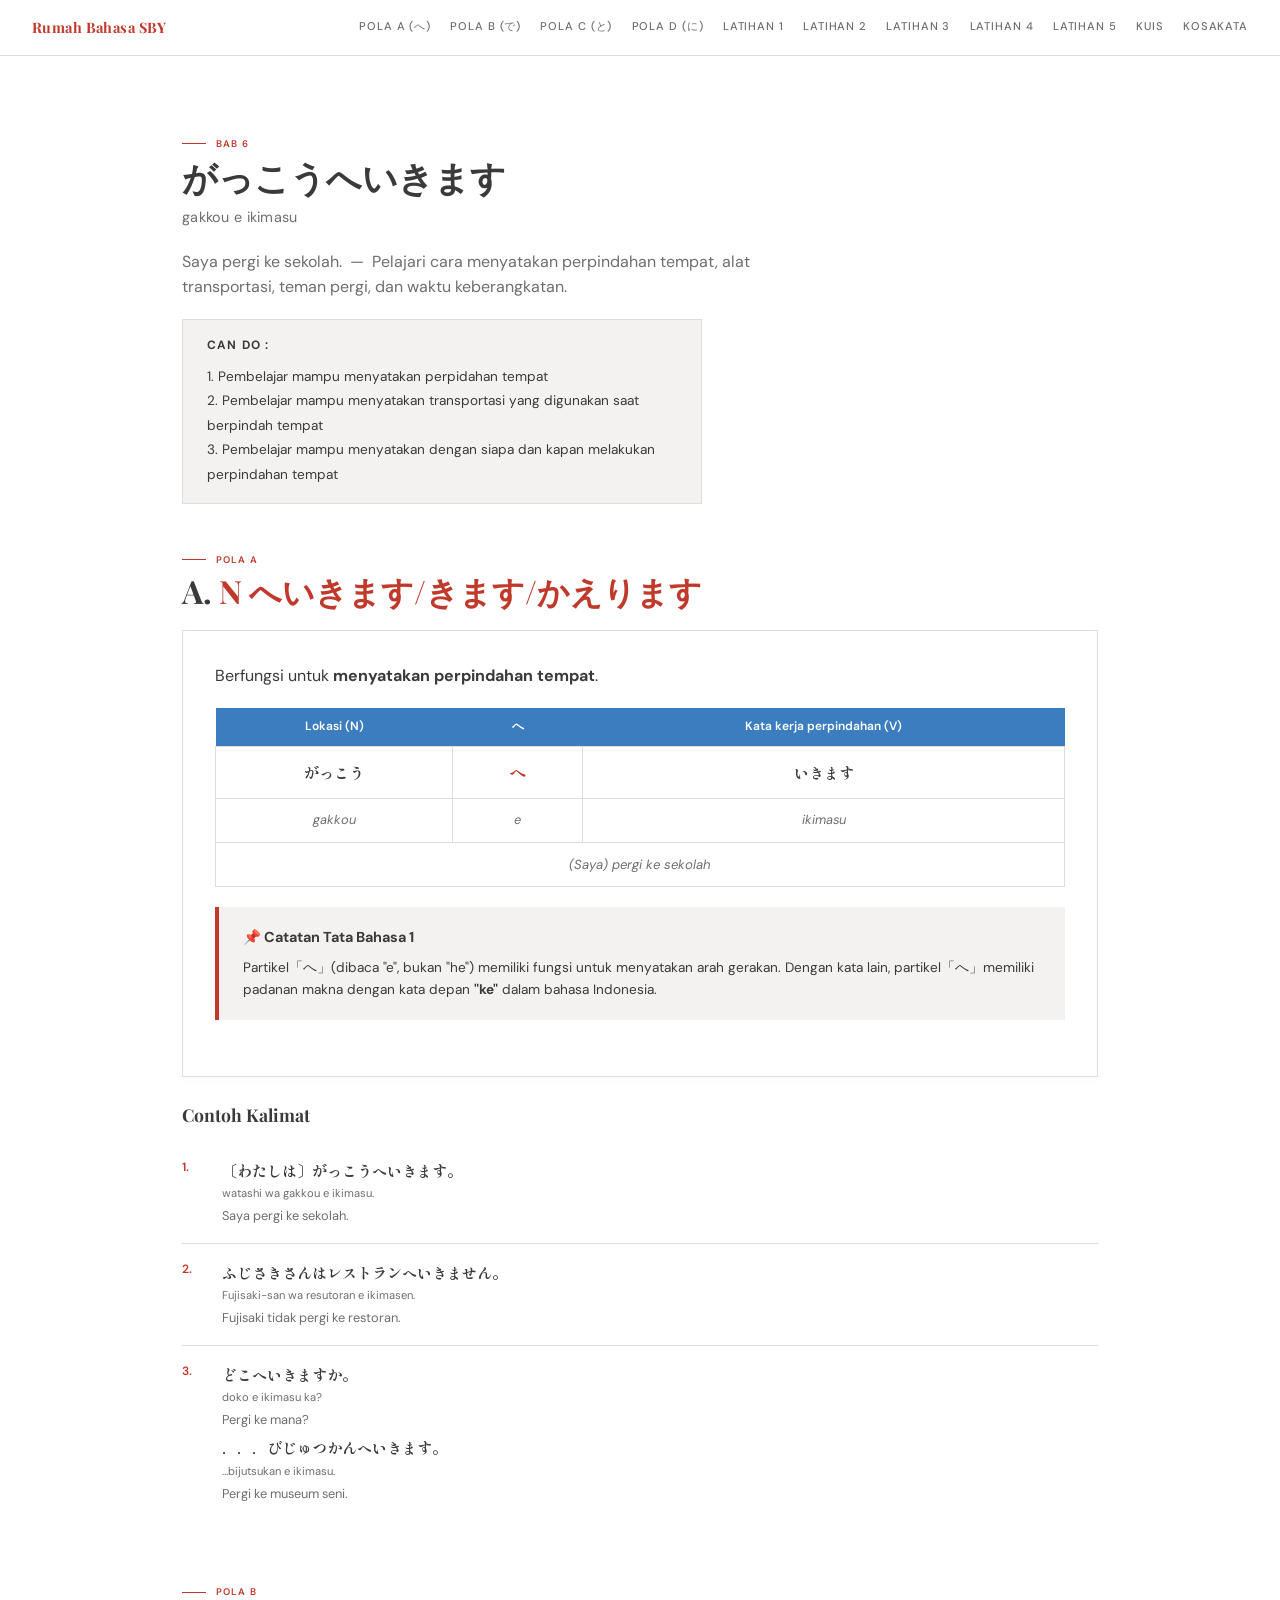
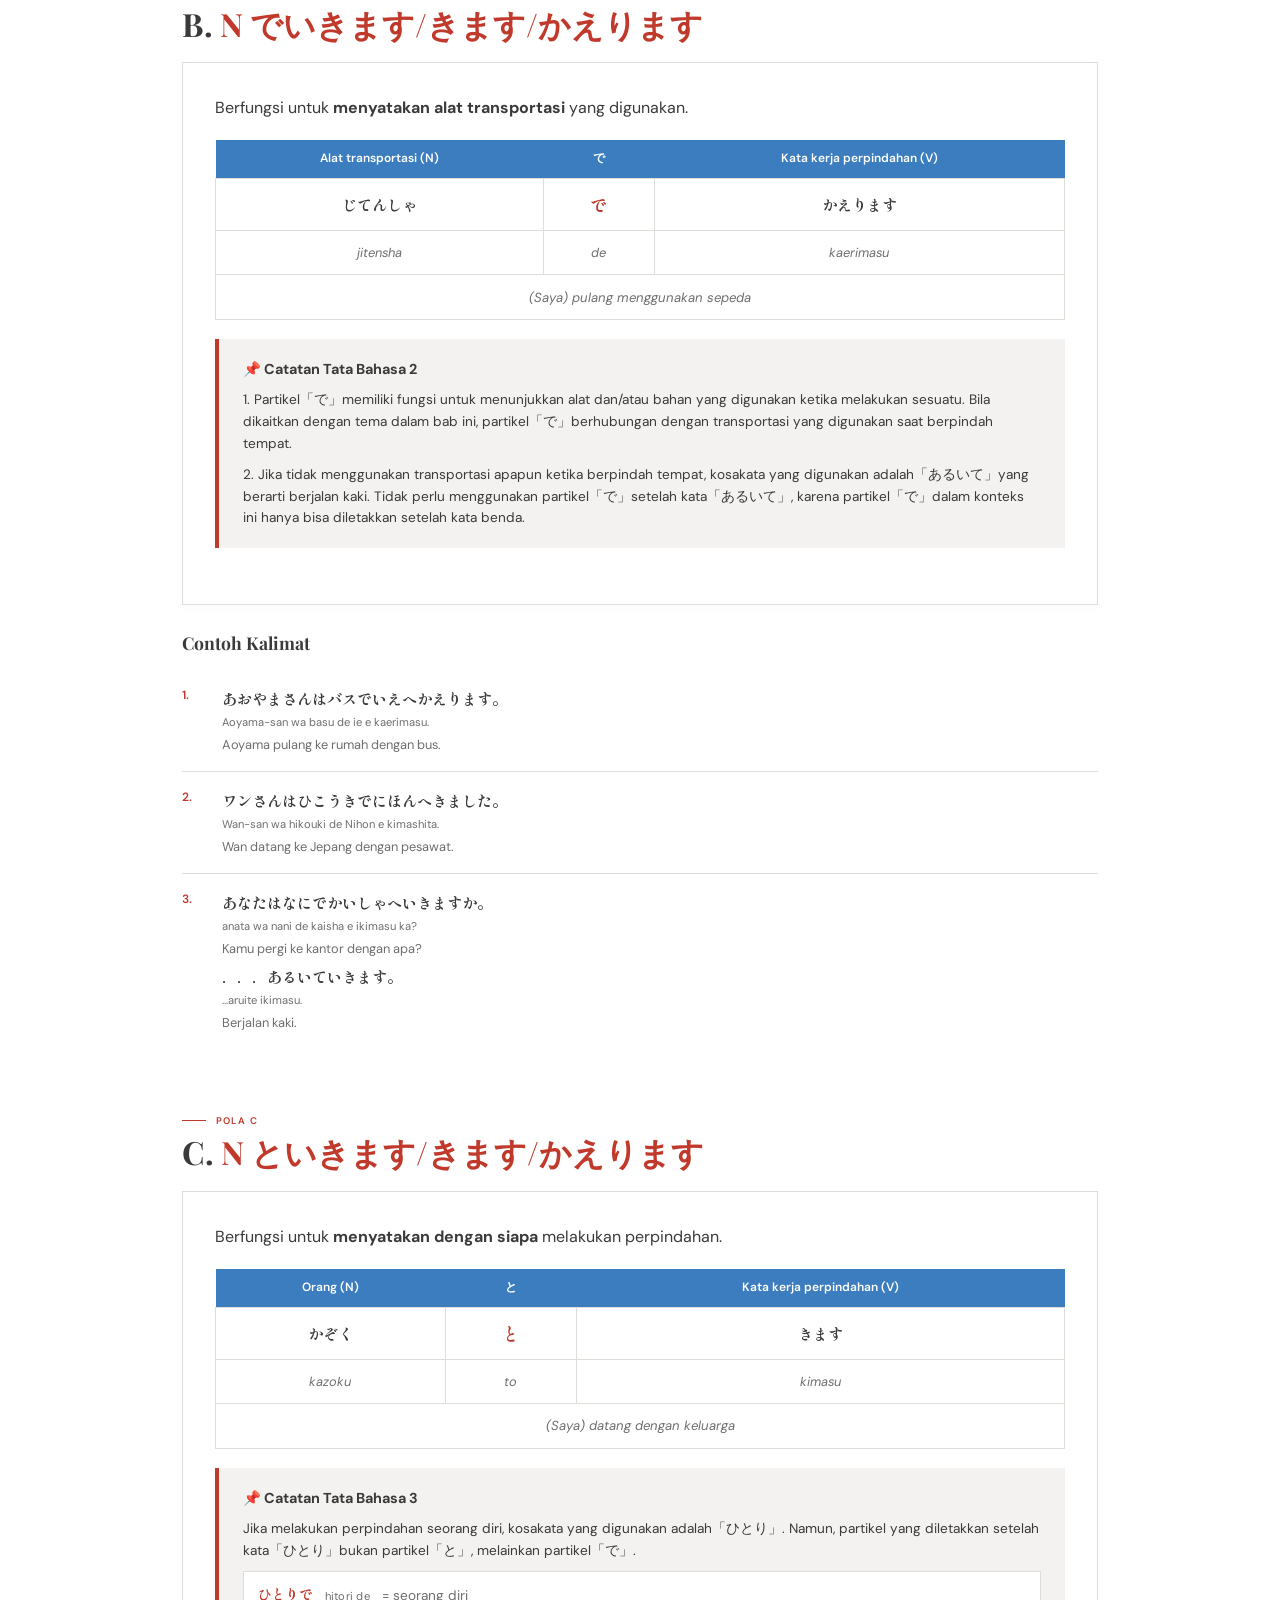
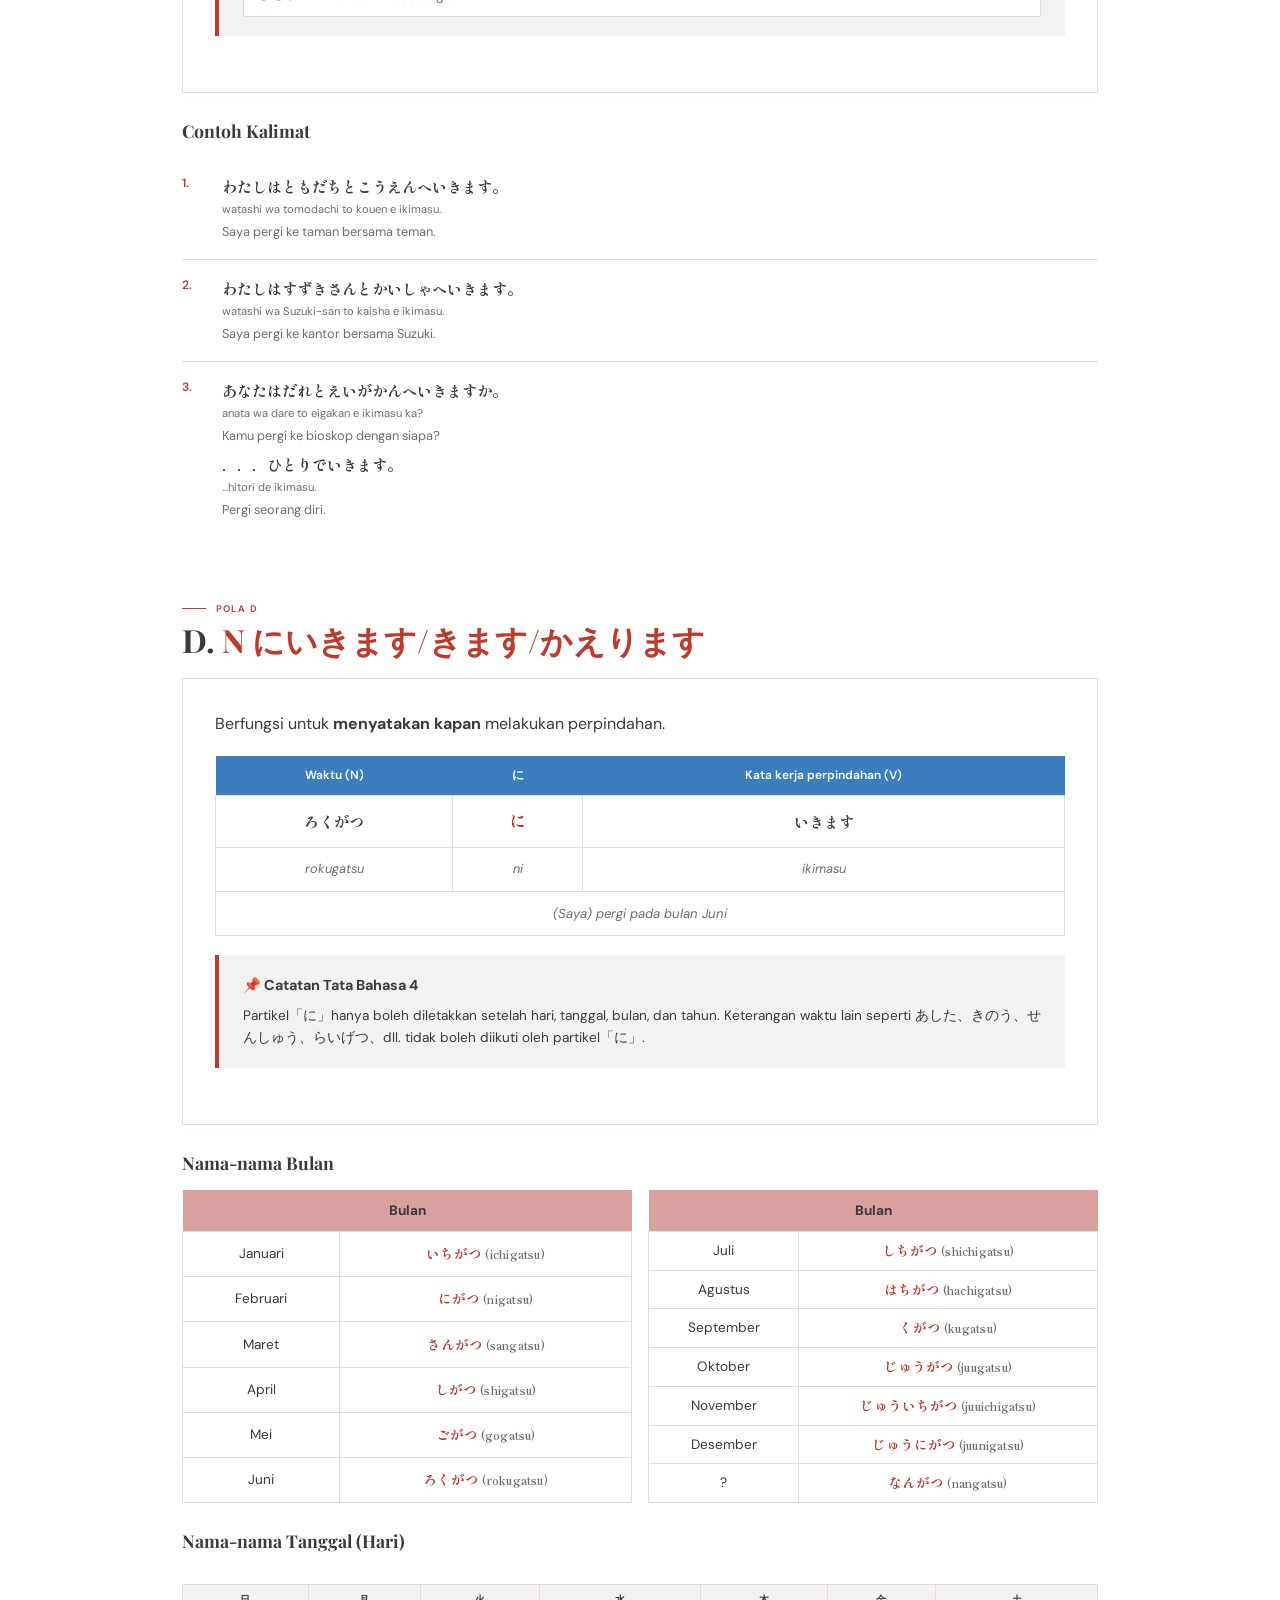
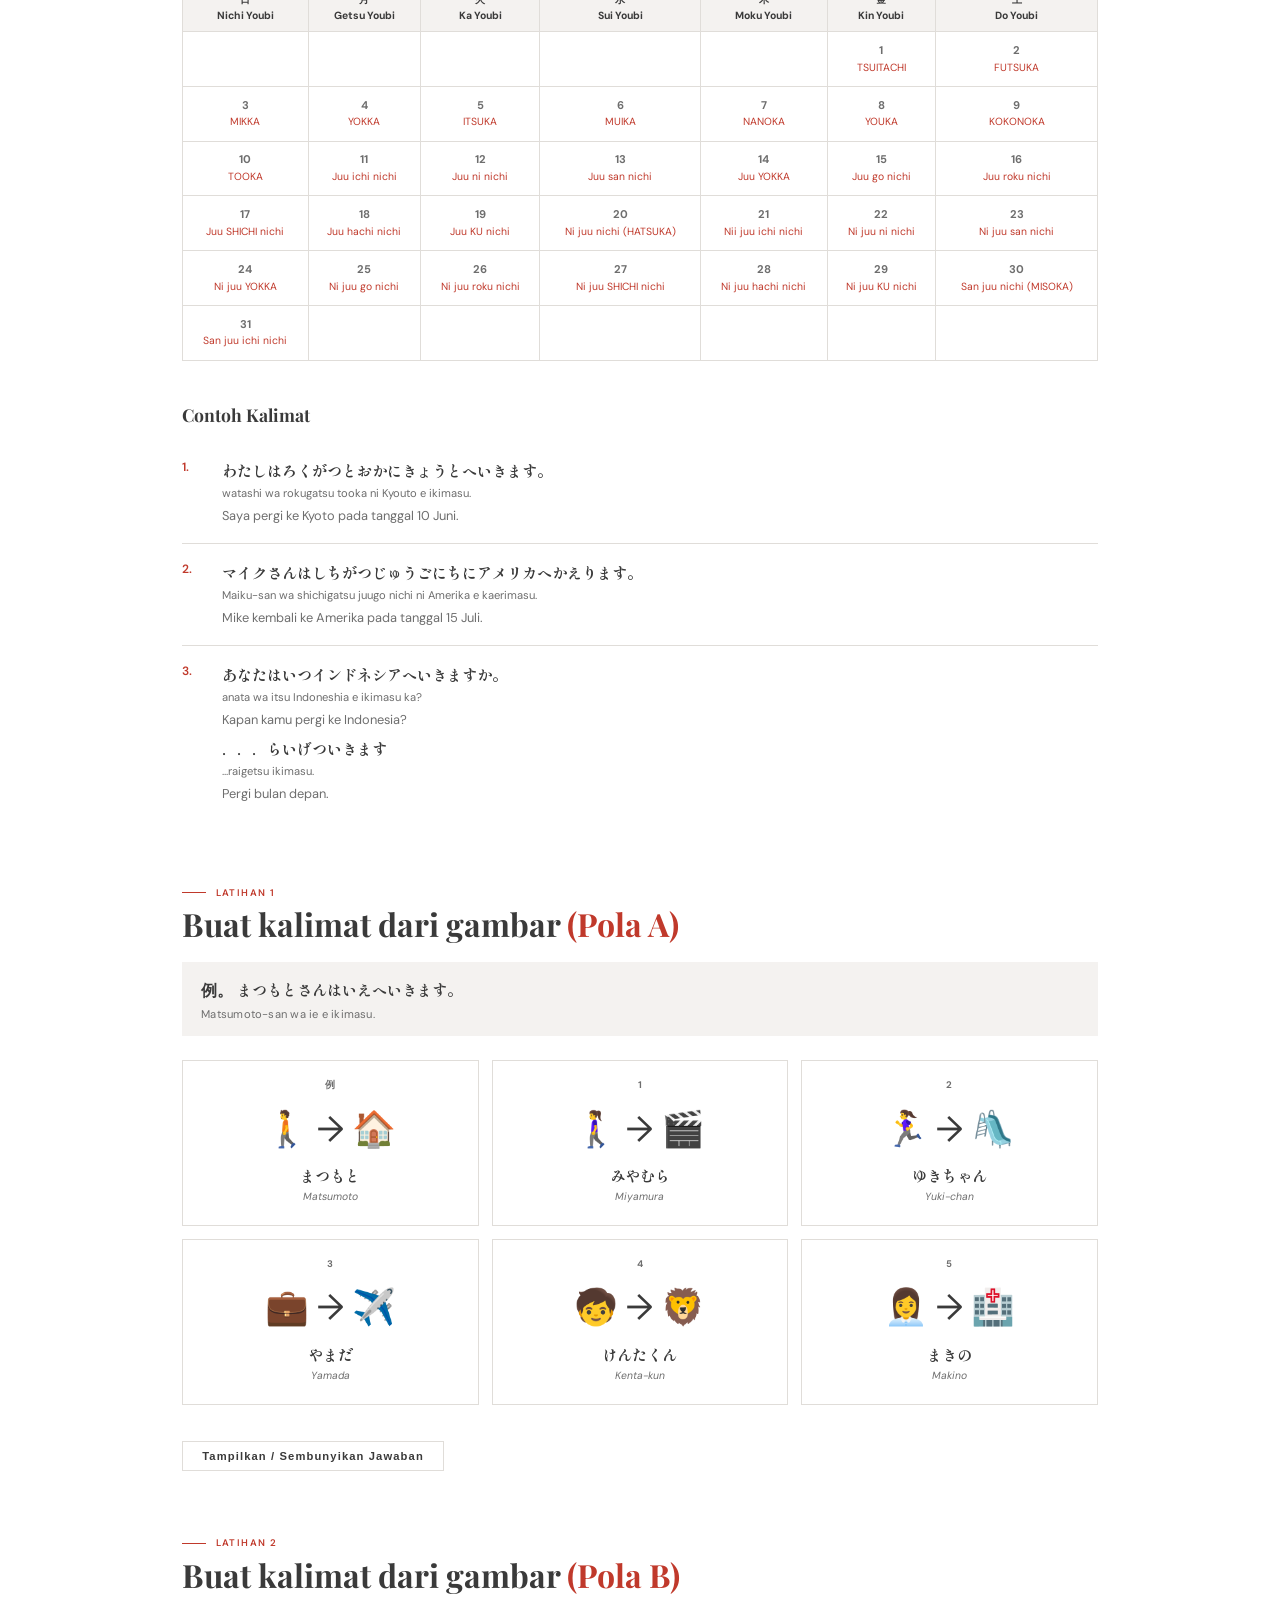
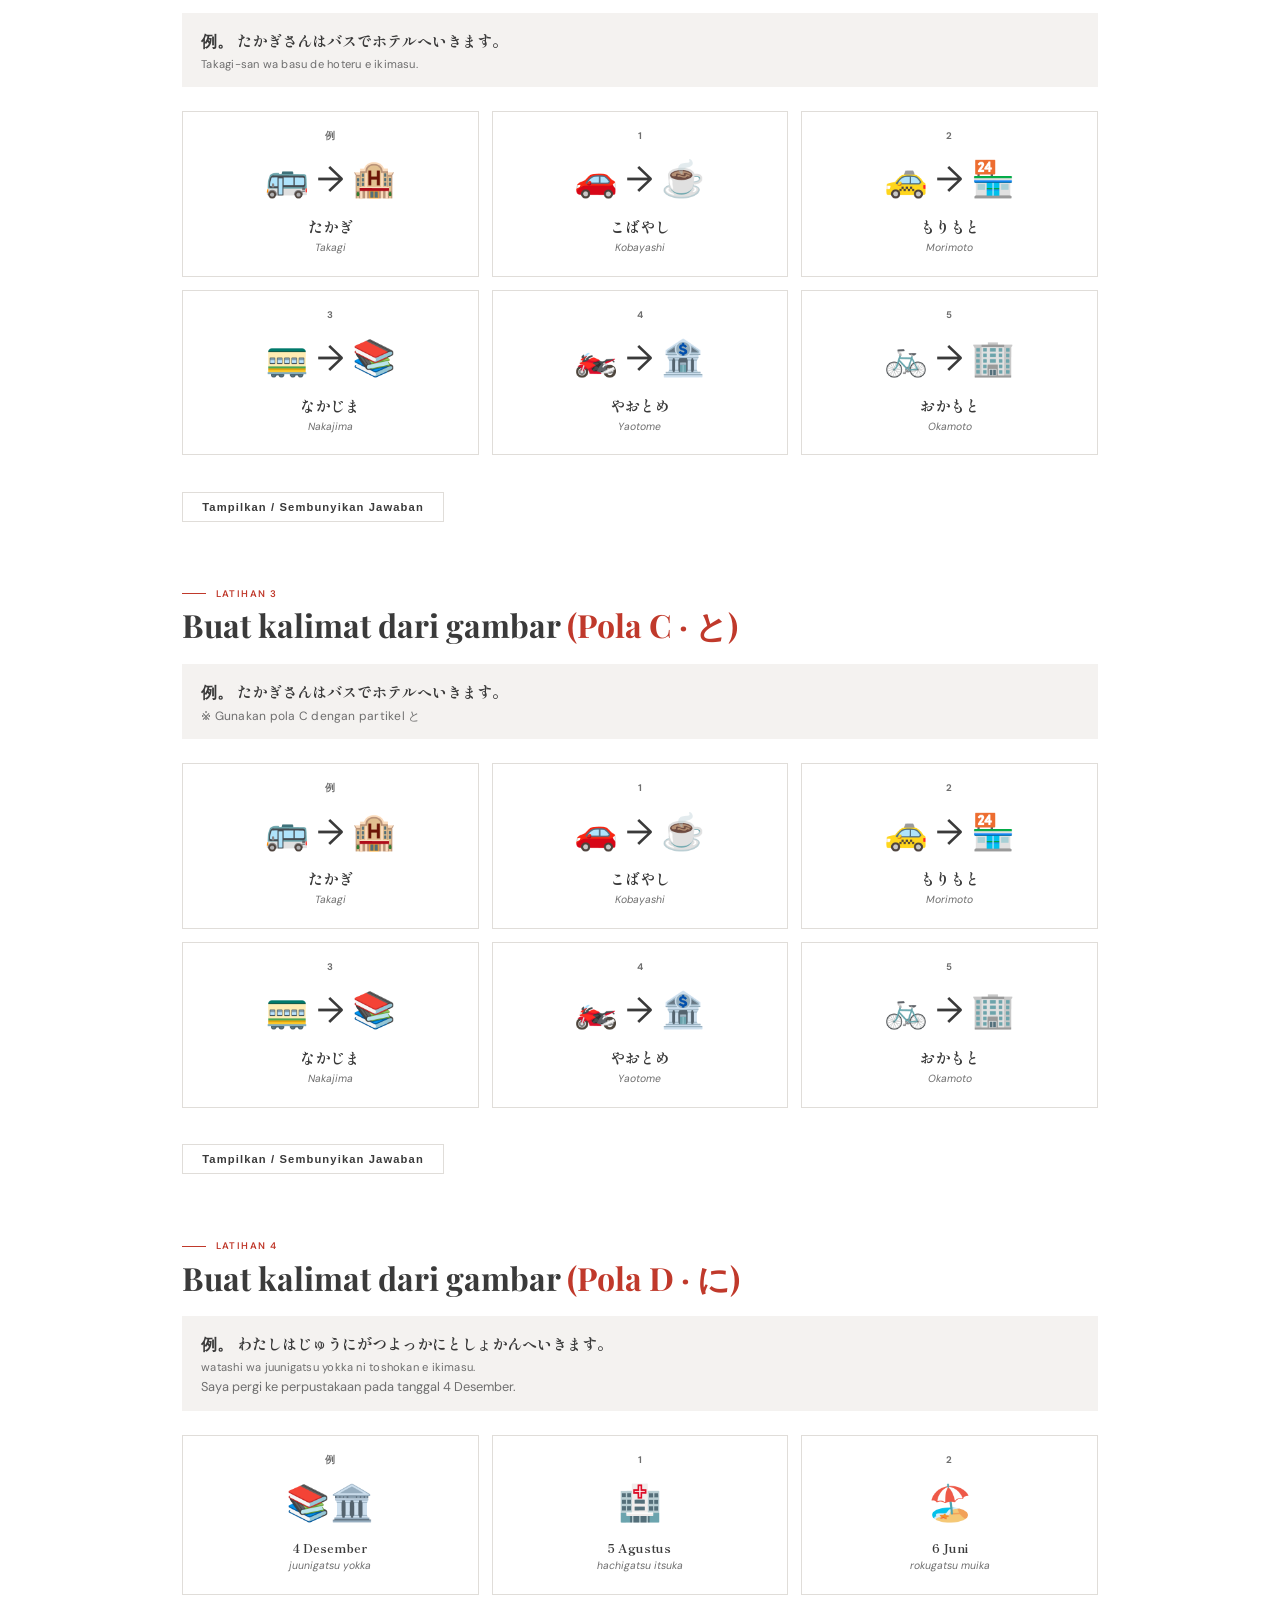
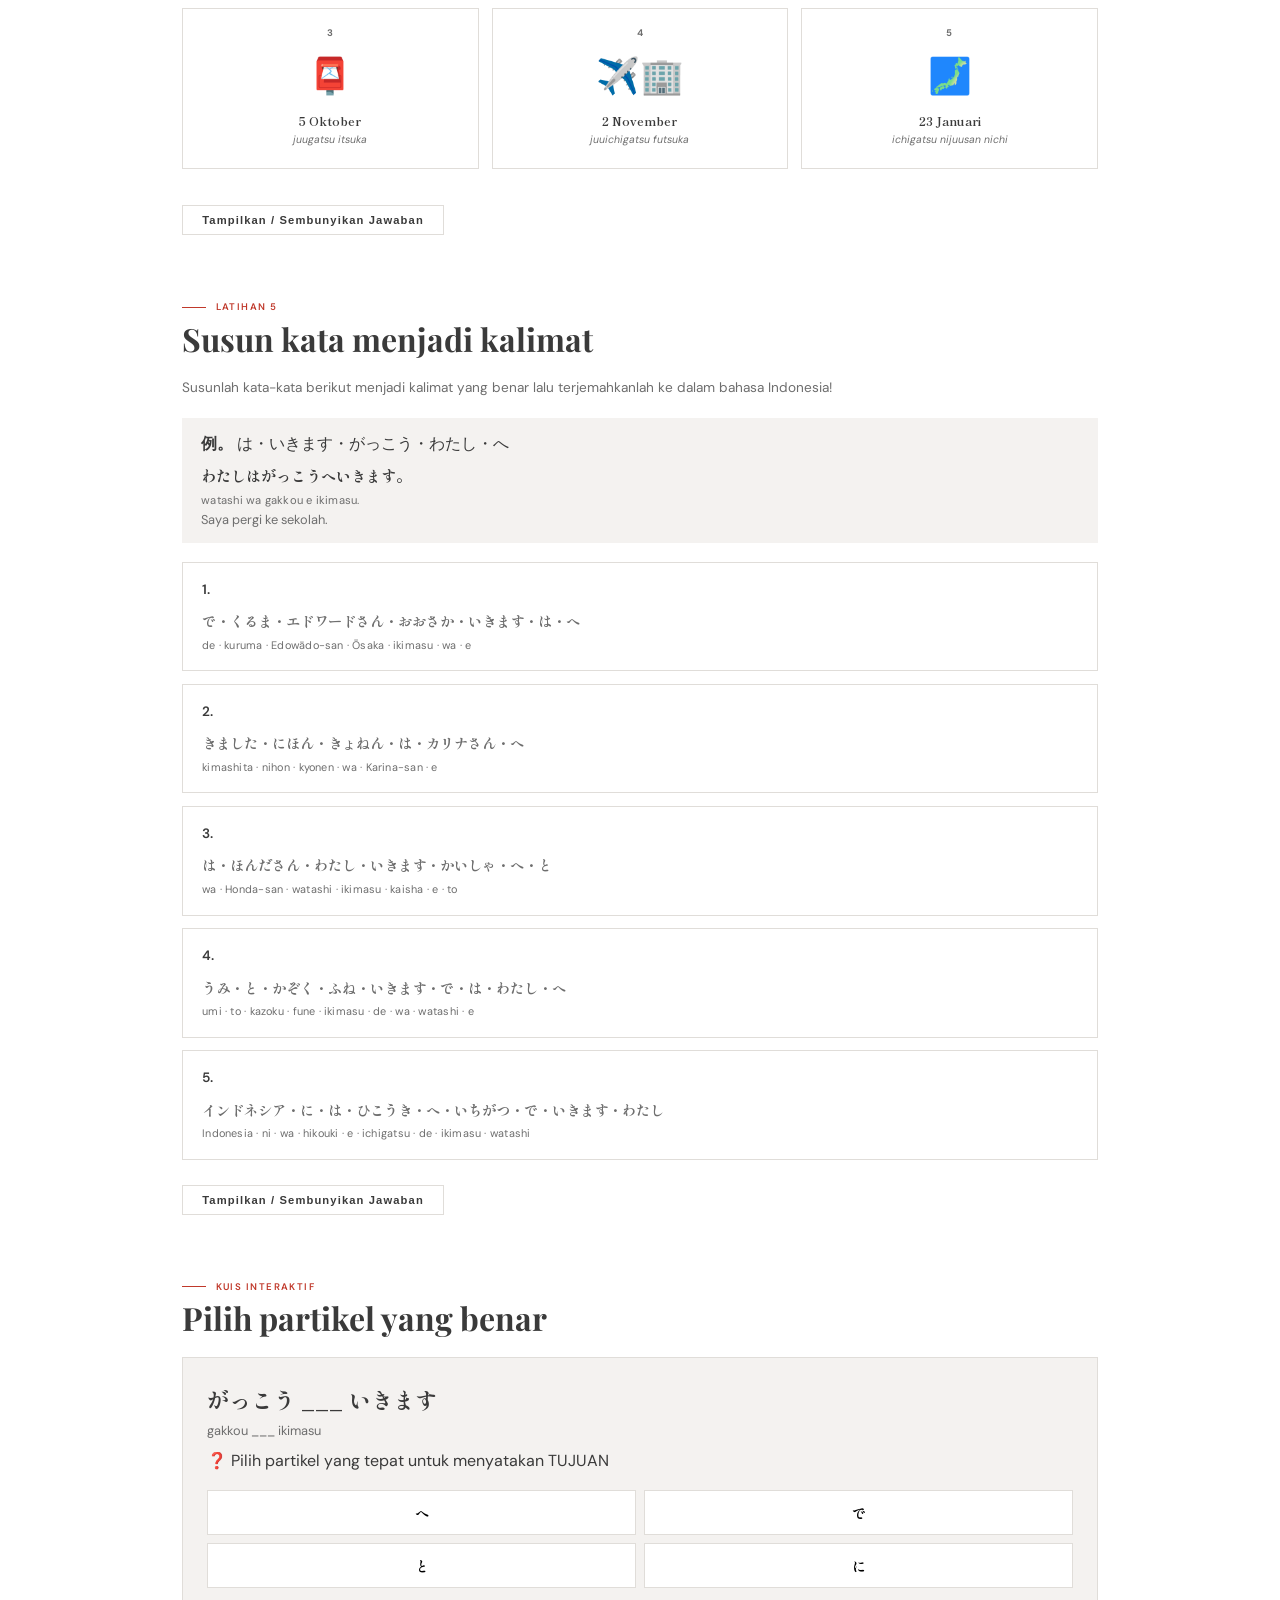
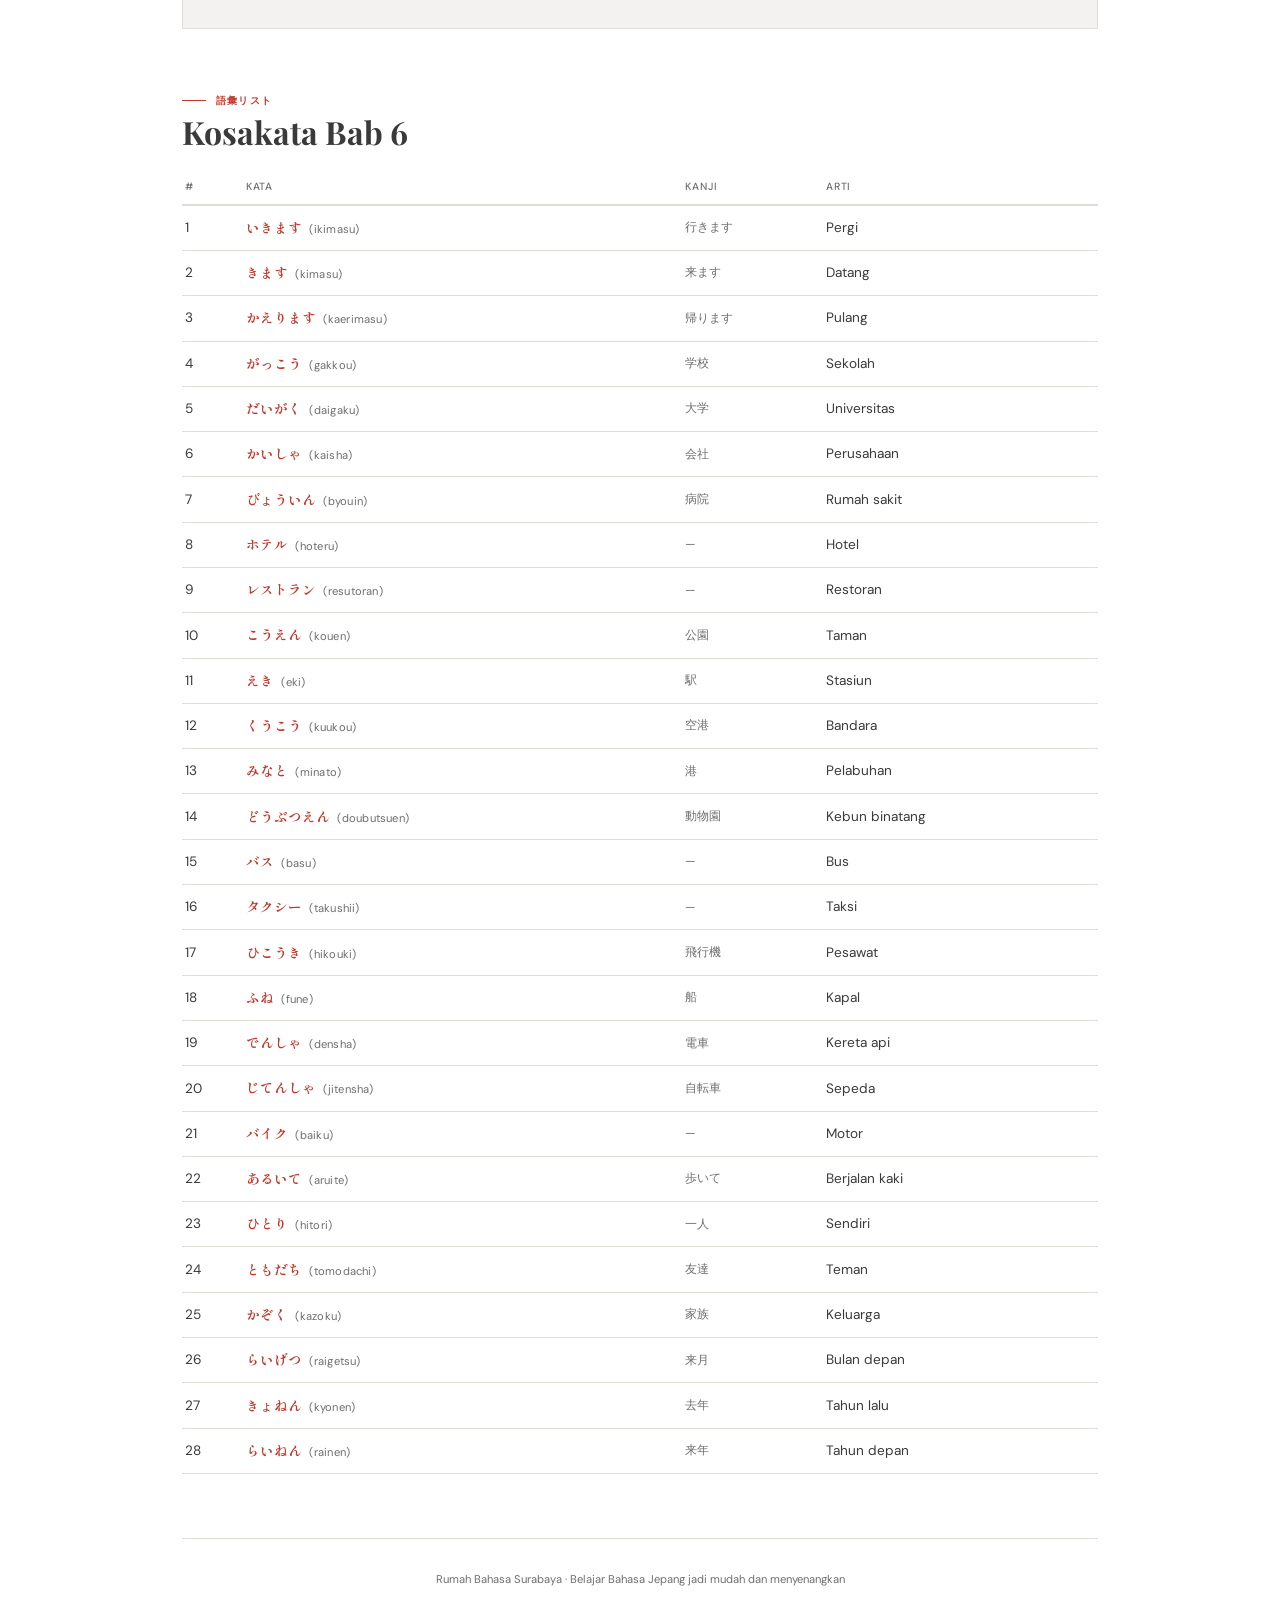
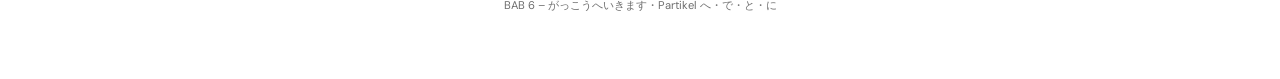
<file: bab6.html>
<!DOCTYPE html>
<html lang="id">
<head>
  <meta charset="UTF-8">
  <meta name="viewport" content="width=device-width, initial-scale=1.0">
  <title>BAB 6 · がっこうへいきます | Rumah Bahasa SBY</title>
  <link href="https://fonts.googleapis.com/css2?family=Playfair+Display:wght@400;700;900&family=DM+Sans:wght@300;400;500;600&family=Shippori+Mincho:wght@400;700;800&display=swap" rel="stylesheet">
  <style>
    * { margin: 0; padding: 0; box-sizing: border-box; }

    :root {
      --merah: #C0392B;
      --merah-muda: rgba(192,57,43,0.08);
      --putih: #FFFFFF;
      --abu-debu: #F4F2F0;
      --abu-gelap: #3A3A3A;
      --abu-sedang: #6E6E6E;
      --abu-muda: #DDDAD7;
      --gold: #B78A4B;
      --border: #E0DDD9;
    }

    body {
      font-family: 'DM Sans', sans-serif;
      background: var(--putih);
      color: var(--abu-gelap);
      line-height: 1.6;
    }

    nav {
      position: sticky;
      top: 0;
      background: var(--putih);
      border-bottom: 1px solid var(--border);
      padding: 0 2rem;
      height: 56px;
      display: flex;
      align-items: center;
      justify-content: space-between;
      z-index: 100;
    }
    .nav-brand {
      font-family: 'Playfair Display', serif;
      font-size: 0.9rem;
      font-weight: 700;
      color: var(--merah);
      letter-spacing: 0.03em;
    }
    .nav-links {
      display: flex;
      gap: 1.2rem;
      overflow-x: auto;
      scrollbar-width: none;
    }
    .nav-links::-webkit-scrollbar { display: none; }
    .nav-links a {
      font-size: 0.7rem;
      font-weight: 500;
      text-transform: uppercase;
      letter-spacing: 0.08em;
      color: var(--abu-sedang);
      text-decoration: none;
      white-space: nowrap;
      padding: 0.2rem 0;
      border-bottom: 2px solid transparent;
      transition: 0.2s;
    }
    .nav-links a:hover { color: var(--merah); border-bottom-color: var(--merah); }

    .container {
      max-width: 980px;
      margin: 0 auto;
      padding: 2rem 2rem 4rem;
    }

    section {
      margin-bottom: 4rem;
      scroll-margin-top: 70px;
    }

    .section-eyebrow {
      font-family: 'DM Sans', sans-serif;
      font-size: 0.6rem;
      font-weight: 600;
      letter-spacing: 0.15em;
      text-transform: uppercase;
      color: var(--merah);
      margin-bottom: 0.3rem;
      display: flex;
      align-items: center;
      gap: 0.6rem;
    }
    .section-eyebrow::before {
      content: '';
      display: block;
      width: 24px;
      height: 1px;
      background: var(--merah);
    }

    h2 {
      font-family: 'Playfair Display', serif;
      font-size: 2rem;
      font-weight: 700;
      color: var(--abu-gelap);
      margin-bottom: 1.2rem;
      line-height: 1.2;
    }
    h2 em { color: var(--merah); font-style: normal; }

    .card-white {
      background: var(--putih);
      border: 1px solid var(--border);
      padding: 2rem;
      box-shadow: 0 4px 12px rgba(0,0,0,0.02);
    }

    .pattern-grid {
      display: grid;
      grid-template-columns: 1fr 1fr;
      gap: 1.5rem;
      margin: 1.5rem 0;
    }
    .pattern-item {
      border: 1px solid var(--border);
      padding: 1.5rem;
      position: relative;
      background: var(--putih);
    }
    .pattern-item::before {
      content: '';
      position: absolute;
      top: -1px; left: -1px; bottom: -1px;
      width: 3px;
      background: var(--merah);
    }
    .pattern-label {
      font-size: 0.55rem;
      font-weight: 600;
      letter-spacing: 0.15em;
      text-transform: uppercase;
      color: var(--merah);
      margin-bottom: 0.6rem;
    }
    .jp-text {
      font-family: 'Shippori Mincho', serif;
      font-size: 1.1rem;
      font-weight: 700;
      line-height: 1.9;
      color: var(--abu-gelap);
    }
    .romaji {
      font-size: 0.7rem;
      color: var(--abu-sedang);
      letter-spacing: 0.02em;
      margin-top: 0.1rem;
    }
    .id-text {
      font-size: 0.85rem;
      color: var(--abu-sedang);
      margin-top: 0.4rem;
    }

    .jp-highlight { color: var(--merah); font-weight: 700; }

    .ex-list { list-style: none; }
    .ex-item {
      display: flex;
      gap: 1rem;
      padding: 1rem 0;
      border-bottom: 1px solid var(--border);
    }
    .ex-item:last-child { border-bottom: none; }
    .ex-num {
      font-size: 0.75rem;
      font-weight: 600;
      color: var(--merah);
      min-width: 1.5rem;
    }
    .ex-jp {
      font-family: 'Shippori Mincho', serif;
      font-size: 0.95rem;
      font-weight: 700;
      line-height: 1.7;
    }
    .ex-romaji { font-size: 0.7rem; color: var(--abu-sedang); margin-top: 0.1rem; }
    .ex-id { font-size: 0.8rem; color: var(--abu-sedang); margin-top: 0.2rem; }

    /* Pola table */
    .pola-table {
      width: 100%;
      border-collapse: collapse;
      margin: 1rem 0;
    }
    .pola-table th {
      background: #3B7DBF;
      color: white;
      font-weight: 600;
      font-size: 0.75rem;
      padding: 0.6rem 1rem;
      text-align: center;
    }
    .pola-table td {
      padding: 0.7rem 1rem;
      border: 1px solid var(--border);
      font-family: 'Shippori Mincho', serif;
      font-size: 0.95rem;
      text-align: center;
    }
    .pola-table .particle-col {
      font-weight: 700;
      color: var(--merah);
      font-size: 1.1rem;
    }
    .pola-table .trans-row td {
      font-family: 'DM Sans', sans-serif;
      font-size: 0.8rem;
      color: var(--abu-sedang);
      font-style: italic;
    }

    /* Vocab table */
    .vocab-table {
      width: 100%;
      border-collapse: collapse;
      font-size: 0.85rem;
    }
    .vocab-table th {
      text-align: left;
      font-weight: 500;
      color: var(--abu-sedang);
      border-bottom: 2px solid var(--border);
      padding: 0.5rem 0.2rem;
      font-size: 0.65rem;
      letter-spacing: 0.08em;
      text-transform: uppercase;
    }
    .vocab-table td {
      padding: 0.7rem 0.2rem;
      border-bottom: 1px solid var(--border);
      vertical-align: middle;
    }
    .vocab-table td:nth-child(2) { font-family: 'Shippori Mincho', serif; font-weight: 700; color: var(--merah); }
    .vocab-table td:nth-child(3) { color: var(--abu-sedang); font-size: 0.75rem; }
    .vocab-table .romaji { font-size: 0.7rem; color: var(--abu-sedang); font-family: 'DM Sans', sans-serif; margin-left: 0.3rem; font-weight: 400; }

    /* Latihan grid */
    .lat-grid {
      display: grid;
      grid-template-columns: repeat(3,1fr);
      gap: 0.8rem;
      margin: 1.5rem 0;
    }
    .lat-cell {
      border: 1px solid var(--border);
      padding: 1rem 0.7rem;
      text-align: center;
      background: var(--putih);
    }
    .lat-num {
      font-size: 0.6rem;
      font-weight: 700;
      color: var(--abu-sedang);
      letter-spacing: 0.1em;
      text-transform: uppercase;
      margin-bottom: 0.5rem;
    }
    .lat-scene { font-size: 2.2rem; margin: 0.4rem 0; }
    .lat-name {
      font-family: 'Shippori Mincho', serif;
      font-weight: 700;
      font-size: 0.95rem;
      margin: 0.3rem 0 0.1rem;
    }
    /* ===== ROMAJI BARU DI BAWAH NAMA ===== */
    .lat-romaji {
      font-size: 0.65rem;
      color: var(--abu-sedang);
      font-family: 'DM Sans', sans-serif;
      margin-bottom: 0.2rem;
      font-style: italic;
    }
    /* ====================================== */
    .lat-answer {
      font-size: 0.75rem;
      color: var(--merah);
      display: none;
      margin-top: 0.5rem;
      font-family: 'Shippori Mincho', serif;
      line-height: 1.5;
    }
    .lat-answer .romaji-small {
      font-size: 0.7rem;
      color: var(--abu-sedang);
      margin-top: 0.1rem;
      font-family: 'DM Sans', sans-serif;
    }

    .reveal-btn {
      background: none;
      border: 1px solid var(--border);
      padding: 0.5rem 1.2rem;
      font-size: 0.7rem;
      font-weight: 600;
      letter-spacing: 0.1em;
      color: var(--abu-gelap);
      cursor: pointer;
      transition: 0.2s;
      margin-top: 0.8rem;
    }
    .reveal-btn:hover { border-color: var(--merah); color: var(--merah); }

    /* Catatan box */
    .note-box {
      background: var(--abu-debu);
      padding: 1.2rem 1.5rem;
      border-left: 4px solid var(--merah);
      margin: 1.5rem 0;
    }
    .note-title { font-weight: 700; margin-bottom: 0.5rem; font-size: 0.9rem; }

    /* Bulan table */
    .bulan-table {
      width: 100%;
      border-collapse: collapse;
      font-size: 0.85rem;
    }
    .bulan-table th {
      background: #d9a0a0;
      color: var(--abu-gelap);
      font-weight: 700;
      padding: 0.6rem;
      text-align: center;
    }
    .bulan-table td {
      padding: 0.5rem 1rem;
      border: 1px solid var(--border);
      text-align: center;
    }
    .bulan-table td:nth-child(2) { font-family: 'Shippori Mincho', serif; font-weight: 700; color: var(--merah); }

    /* Tanggal kalender */
    .cal-table {
      width: 100%;
      border-collapse: collapse;
      font-size: 0.75rem;
      margin: 1rem 0;
    }
    .cal-table th {
      background: var(--abu-debu);
      padding: 0.4rem;
      text-align: center;
      font-size: 0.65rem;
      border: 1px solid var(--border);
    }
    .cal-table td {
      padding: 0.6rem 0.4rem;
      text-align: center;
      border: 1px solid var(--border);
      vertical-align: top;
    }
    .cal-num { font-weight: 700; color: var(--abu-sedang); font-size: 0.7rem; }
    .cal-yomi { font-size: 0.65rem; color: var(--merah); }

    /* Kuis */
    .quiz-box {
      background: var(--abu-debu);
      padding: 1.5rem;
      border: 1px solid var(--border);
    }
    .quiz-question {
      font-family: 'Shippori Mincho', serif;
      font-size: 1.4rem;
      font-weight: 700;
      margin-bottom: 0.2rem;
    }
    .quiz-romaji { font-size: 0.8rem; color: var(--abu-sedang); margin-bottom: 0.4rem; }
    .quiz-target { font-size: 1rem; color: var(--abu-gelap); margin-bottom: 1rem; }
    .quiz-options {
      display: grid;
      grid-template-columns: 1fr 1fr;
      gap: 0.5rem;
      margin: 1rem 0;
    }
    .qbtn {
      background: var(--putih);
      border: 1px solid var(--border);
      padding: 0.7rem;
      font-family: 'Shippori Mincho', serif;
      font-size: 0.9rem;
      font-weight: 700;
      cursor: pointer;
      transition: 0.15s;
    }
    .qbtn:hover { border-color: var(--merah); background: var(--merah-muda); }
    .qbtn.correct { background: #E2F0E6; border-color: #2D7A5F; color: #2D7A5F; }
    .qbtn.wrong { background: #FEF0EF; border-color: var(--merah); color: var(--merah); }
    .qfb { padding: 0.7rem 1rem; font-size: 0.8rem; display: none; }
    .qfb.show { display: block; }
    .qfb.ok { background: #E2F0E6; color: #2D7A5F; }
    .qfb.ng { background: #FEF0EF; color: var(--merah); }
    .qnext {
      background: var(--merah);
      color: white;
      border: none;
      padding: 0.6rem 1.5rem;
      font-weight: 600;
      letter-spacing: 0.1em;
      font-size: 0.7rem;
      cursor: pointer;
      display: none;
    }
    .qnext.show { display: inline-block; }

    .info-grid {
      display: grid;
      grid-template-columns: repeat(3,1fr);
      gap: 0.8rem;
      margin: 1.5rem 0;
    }
    .info-card {
      border: 1px solid var(--border);
      padding: 1rem;
    }
    .info-card-title { font-weight: 700; color: var(--merah); margin-bottom: 0.5rem; font-size: 0.9rem; }

    footer {
      margin-top: 3rem;
      padding-top: 2rem;
      border-top: 1px solid var(--border);
      text-align: center;
      font-size: 0.7rem;
      color: var(--abu-sedang);
    }

    @media (max-width: 650px) {
      .pattern-grid { grid-template-columns: 1fr; }
      .lat-grid { grid-template-columns: 1fr 1fr; }
      .info-grid { grid-template-columns: 1fr; }
      .nav-links { gap: 0.8rem; }
    }
  </style>
</head>
<body>

<nav>
  <div class="nav-brand">Rumah Bahasa SBY</div>
  <div class="nav-links">
    <a href="#pola-a">Pola A (へ)</a>
    <a href="#pola-b">Pola B (で)</a>
    <a href="#pola-c">Pola C (と)</a>
    <a href="#pola-d">Pola D (に)</a>
    <a href="#latihan1">Latihan 1</a>
    <a href="#latihan2">Latihan 2</a>
    <a href="#latihan3">Latihan 3</a>
    <a href="#latihan4">Latihan 4</a>
    <a href="#latihan5">Latihan 5</a>
    <a href="#kuis">Kuis</a>
    <a href="#kosakata">Kosakata</a>
  </div>
</nav>

<main class="container">

  <!-- COVER -->
  <section id="cover" style="margin-bottom:2rem;">
    <div style="padding: 3rem 0 1rem;">
      <div class="section-eyebrow">Bab 6</div>
      <h2 style="font-size:2.2rem; margin-bottom:0.5rem;">がっこうへいきます</h2>
      <div class="romaji" style="font-size:0.9rem; margin-bottom:1.2rem;">gakkou e ikimasu</div>
      <p style="font-size:1rem; color:var(--abu-sedang); max-width:640px;">Saya pergi ke sekolah. &nbsp;—&nbsp; Pelajari cara menyatakan perpindahan tempat, alat transportasi, teman pergi, dan waktu keberangkatan.</p>
      <div style="margin-top:1.2rem; padding: 1rem 1.5rem; border: 1px solid var(--border); background: var(--abu-debu); max-width: 520px;">
        <div style="font-weight:700; font-size:0.75rem; text-transform:uppercase; letter-spacing:0.1em; margin-bottom:0.6rem;">Can Do :</div>
        <div style="font-size:0.85rem; color:var(--abu-gelap); line-height:1.8;">
          1. Pembelajar mampu menyatakan perpidahan tempat<br>
          2. Pembelajar mampu menyatakan transportasi yang digunakan saat berpindah tempat<br>
          3. Pembelajar mampu menyatakan dengan siapa dan kapan melakukan perpindahan tempat
        </div>
      </div>
    </div>
  </section>

  <!-- A. N へいきます -->
  <section id="pola-a">
    <div class="section-eyebrow">Pola A</div>
    <h2>A. <em>N へいきます/きます/かえります</em></h2>
    <div class="card-white">
      <p style="margin-bottom:1.2rem;">Berfungsi untuk <strong>menyatakan perpindahan tempat</strong>.</p>
      <table class="pola-table">
        <thead>
          <tr><th>Lokasi (N)</th><th>へ</th><th>Kata kerja perpindahan (V)</th></tr>
        </thead>
        <tbody>
          <tr><td class="jp-text">がっこう</td><td class="particle-col">へ</td><td class="jp-text">いきます</td></tr>
          <tr class="trans-row"><td>gakkou</td><td>e</td><td>ikimasu</td></tr>
          <tr><td colspan="3" style="font-family:'DM Sans'; font-style:italic; font-size:0.82rem; color:var(--abu-sedang);">(Saya) pergi ke sekolah</td></tr>
        </tbody>
      </table>
      <div class="note-box" style="margin-top:1.2rem;">
        <div class="note-title">📌 Catatan Tata Bahasa 1</div>
        <p style="font-size:0.85rem;">Partikel「へ」(dibaca "e", bukan "he") memiliki fungsi untuk menyatakan arah gerakan. Dengan kata lain, partikel「へ」memiliki padanan makna dengan kata depan <strong>"ke"</strong> dalam bahasa Indonesia.</p>
      </div>
    </div>

    <h3 style="font-family:'Playfair Display'; font-size:1.1rem; font-weight:700; margin: 1.5rem 0 0.8rem;">Contoh Kalimat</h3>
    <ul class="ex-list">
      <li class="ex-item">
        <span class="ex-num">1.</span>
        <div>
          <div class="ex-jp">〔わたしは〕がっこうへいきます。</div>
          <div class="ex-romaji">watashi wa gakkou e ikimasu.</div>
          <div class="ex-id">Saya pergi ke sekolah.</div>
        </div>
      </li>
      <li class="ex-item">
        <span class="ex-num">2.</span>
        <div>
          <div class="ex-jp">ふじさきさんはレストランへいきません。</div>
          <div class="ex-romaji">Fujisaki-san wa resutoran e ikimasen.</div>
          <div class="ex-id">Fujisaki tidak pergi ke restoran.</div>
        </div>
      </li>
      <li class="ex-item">
        <span class="ex-num">3.</span>
        <div>
          <div class="ex-jp">どこへいきますか。</div>
          <div class="ex-romaji">doko e ikimasu ka?</div>
          <div class="ex-id">Pergi ke mana?</div>
          <div class="ex-jp" style="margin-top:0.3rem;">．．．びじゅつかんへいきます。</div>
          <div class="ex-romaji">...bijutsukan e ikimasu.</div>
          <div class="ex-id">Pergi ke museum seni.</div>
        </div>
      </li>
    </ul>
  </section>

  <!-- B. N でいきます -->
  <section id="pola-b">
    <div class="section-eyebrow">Pola B</div>
    <h2>B. <em>N でいきます/きます/かえります</em></h2>
    <div class="card-white">
      <p style="margin-bottom:1.2rem;">Berfungsi untuk <strong>menyatakan alat transportasi</strong> yang digunakan.</p>
      <table class="pola-table">
        <thead>
          <tr><th>Alat transportasi (N)</th><th>で</th><th>Kata kerja perpindahan (V)</th></tr>
        </thead>
        <tbody>
          <tr><td class="jp-text">じてんしゃ</td><td class="particle-col">で</td><td class="jp-text">かえります</td></tr>
          <tr class="trans-row"><td>jitensha</td><td>de</td><td>kaerimasu</td></tr>
          <tr><td colspan="3" style="font-family:'DM Sans'; font-style:italic; font-size:0.82rem; color:var(--abu-sedang);">(Saya) pulang menggunakan sepeda</td></tr>
        </tbody>
      </table>
      <div class="note-box" style="margin-top:1.2rem;">
        <div class="note-title">📌 Catatan Tata Bahasa 2</div>
        <p style="font-size:0.85rem;">1. Partikel「で」memiliki fungsi untuk menunjukkan alat dan/atau bahan yang digunakan ketika melakukan sesuatu. Bila dikaitkan dengan tema dalam bab ini, partikel「で」berhubungan dengan transportasi yang digunakan saat berpindah tempat.</p>
        <p style="font-size:0.85rem; margin-top:0.6rem;">2. Jika tidak menggunakan transportasi apapun ketika berpindah tempat, kosakata yang digunakan adalah「あるいて」yang berarti berjalan kaki. Tidak perlu menggunakan partikel「で」setelah kata「あるいて」, karena partikel「で」dalam konteks ini hanya bisa diletakkan setelah kata benda.</p>
      </div>
    </div>

    <h3 style="font-family:'Playfair Display'; font-size:1.1rem; font-weight:700; margin: 1.5rem 0 0.8rem;">Contoh Kalimat</h3>
    <ul class="ex-list">
      <li class="ex-item">
        <span class="ex-num">1.</span>
        <div>
          <div class="ex-jp">あおやまさんはバスでいえへかえります。</div>
          <div class="ex-romaji">Aoyama-san wa basu de ie e kaerimasu.</div>
          <div class="ex-id">Aoyama pulang ke rumah dengan bus.</div>
        </div>
      </li>
      <li class="ex-item">
        <span class="ex-num">2.</span>
        <div>
          <div class="ex-jp">ワンさんはひこうきでにほんへきました。</div>
          <div class="ex-romaji">Wan-san wa hikouki de Nihon e kimashita.</div>
          <div class="ex-id">Wan datang ke Jepang dengan pesawat.</div>
        </div>
      </li>
      <li class="ex-item">
        <span class="ex-num">3.</span>
        <div>
          <div class="ex-jp">あなたはなにでかいしゃへいきますか。</div>
          <div class="ex-romaji">anata wa nani de kaisha e ikimasu ka?</div>
          <div class="ex-id">Kamu pergi ke kantor dengan apa?</div>
          <div class="ex-jp" style="margin-top:0.3rem;">．．．あるいていきます。</div>
          <div class="ex-romaji">...aruite ikimasu.</div>
          <div class="ex-id">Berjalan kaki.</div>
        </div>
      </li>
    </ul>
  </section>

  <!-- C. N といきます -->
  <section id="pola-c">
    <div class="section-eyebrow">Pola C</div>
    <h2>C. <em>N といきます/きます/かえります</em></h2>
    <div class="card-white">
      <p style="margin-bottom:1.2rem;">Berfungsi untuk <strong>menyatakan dengan siapa</strong> melakukan perpindahan.</p>
      <table class="pola-table">
        <thead>
          <tr><th>Orang (N)</th><th>と</th><th>Kata kerja perpindahan (V)</th></tr>
        </thead>
        <tbody>
          <tr><td class="jp-text">かぞく</td><td class="particle-col">と</td><td class="jp-text">きます</td></tr>
          <tr class="trans-row"><td>kazoku</td><td>to</td><td>kimasu</td></tr>
          <tr><td colspan="3" style="font-family:'DM Sans'; font-style:italic; font-size:0.82rem; color:var(--abu-sedang);">(Saya) datang dengan keluarga</td></tr>
        </tbody>
      </table>
      <div class="note-box" style="margin-top:1.2rem;">
        <div class="note-title">📌 Catatan Tata Bahasa 3</div>
        <p style="font-size:0.85rem;">Jika melakukan perpindahan seorang diri, kosakata yang digunakan adalah「ひとり」. Namun, partikel yang diletakkan setelah kata「ひとり」bukan partikel「と」, melainkan partikel「で」.</p>
        <div style="margin-top:0.6rem; padding: 0.5rem 0.8rem; background: var(--putih); border: 1px solid var(--border);">
          <span class="jp-text" style="font-size:0.9rem; color:var(--merah);">ひとりで</span>
          <span class="romaji" style="margin-left:0.5rem;">hitori de</span>
          <span class="id-text" style="margin-left:0.5rem;">= seorang diri</span>
        </div>
      </div>
    </div>

    <h3 style="font-family:'Playfair Display'; font-size:1.1rem; font-weight:700; margin: 1.5rem 0 0.8rem;">Contoh Kalimat</h3>
    <ul class="ex-list">
      <li class="ex-item">
        <span class="ex-num">1.</span>
        <div>
          <div class="ex-jp">わたしはともだちとこうえんへいきます。</div>
          <div class="ex-romaji">watashi wa tomodachi to kouen e ikimasu.</div>
          <div class="ex-id">Saya pergi ke taman bersama teman.</div>
        </div>
      </li>
      <li class="ex-item">
        <span class="ex-num">2.</span>
        <div>
          <div class="ex-jp">わたしはすずきさんとかいしゃへいきます。</div>
          <div class="ex-romaji">watashi wa Suzuki-san to kaisha e ikimasu.</div>
          <div class="ex-id">Saya pergi ke kantor bersama Suzuki.</div>
        </div>
      </li>
      <li class="ex-item">
        <span class="ex-num">3.</span>
        <div>
          <div class="ex-jp">あなたはだれとえいがかんへいきますか。</div>
          <div class="ex-romaji">anata wa dare to eigakan e ikimasu ka?</div>
          <div class="ex-id">Kamu pergi ke bioskop dengan siapa?</div>
          <div class="ex-jp" style="margin-top:0.3rem;">．．．ひとりでいきます。</div>
          <div class="ex-romaji">...hitori de ikimasu.</div>
          <div class="ex-id">Pergi seorang diri.</div>
        </div>
      </li>
    </ul>
  </section>

  <!-- D. N にいきます + bulan + tanggal -->
  <section id="pola-d">
    <div class="section-eyebrow">Pola D</div>
    <h2>D. <em>N にいきます/きます/かえります</em></h2>
    <div class="card-white">
      <p style="margin-bottom:1.2rem;">Berfungsi untuk <strong>menyatakan kapan</strong> melakukan perpindahan.</p>
      <table class="pola-table">
        <thead>
          <tr><th>Waktu (N)</th><th>に</th><th>Kata kerja perpindahan (V)</th></tr>
        </thead>
        <tbody>
          <tr><td class="jp-text">ろくがつ</td><td class="particle-col">に</td><td class="jp-text">いきます</td></tr>
          <tr class="trans-row"><td>rokugatsu</td><td>ni</td><td>ikimasu</td></tr>
          <tr><td colspan="3" style="font-family:'DM Sans'; font-style:italic; font-size:0.82rem; color:var(--abu-sedang);">(Saya) pergi pada bulan Juni</td></tr>
        </tbody>
      </table>
      <div class="note-box" style="margin-top:1.2rem;">
        <div class="note-title">📌 Catatan Tata Bahasa 4</div>
        <p style="font-size:0.85rem;">Partikel「に」hanya boleh diletakkan setelah hari, tanggal, bulan, dan tahun. Keterangan waktu lain seperti あした、きのう、せんしゅう、らいげつ、dll. tidak boleh diikuti oleh partikel「に」.</p>
      </div>
    </div>

    <!-- Bulan -->
    <h3 style="font-family:'Playfair Display'; font-size:1.1rem; font-weight:700; margin: 1.5rem 0 0.8rem;">Nama-nama Bulan</h3>
    <div style="display:grid; grid-template-columns: 1fr 1fr; gap: 1rem;">
      <table class="bulan-table">
        <thead><tr><th colspan="2">Bulan</th></tr></thead>
        <tbody>
          <tr><td>Januari</td><td>いちがつ <span class="romaji" style="font-size:0.7rem;">(ichigatsu)</span></td></tr>
          <tr><td>Februari</td><td>にがつ <span class="romaji" style="font-size:0.7rem;">(nigatsu)</span></td></tr>
          <tr><td>Maret</td><td>さんがつ <span class="romaji" style="font-size:0.7rem;">(sangatsu)</span></td></tr>
          <tr><td>April</td><td>しがつ <span class="romaji" style="font-size:0.7rem;">(shigatsu)</span></td></tr>
          <tr><td>Mei</td><td>ごがつ <span class="romaji" style="font-size:0.7rem;">(gogatsu)</span></td></tr>
          <tr><td>Juni</td><td>ろくがつ <span class="romaji" style="font-size:0.7rem;">(rokugatsu)</span></td></tr>
        </tbody>
      </table>
      <table class="bulan-table">
        <thead><tr><th colspan="2">Bulan</th></tr></thead>
        <tbody>
          <tr><td>Juli</td><td>しちがつ <span class="romaji" style="font-size:0.7rem;">(shichigatsu)</span></td></tr>
          <tr><td>Agustus</td><td>はちがつ <span class="romaji" style="font-size:0.7rem;">(hachigatsu)</span></td></tr>
          <tr><td>September</td><td>くがつ <span class="romaji" style="font-size:0.7rem;">(kugatsu)</span></td></tr>
          <tr><td>Oktober</td><td>じゅうがつ <span class="romaji" style="font-size:0.7rem;">(juugatsu)</span></td></tr>
          <tr><td>November</td><td>じゅういちがつ <span class="romaji" style="font-size:0.7rem;">(juuichigatsu)</span></td></tr>
          <tr><td>Desember</td><td>じゅうにがつ <span class="romaji" style="font-size:0.7rem;">(juunigatsu)</span></td></tr>
          <tr><td>?</td><td>なんがつ <span class="romaji" style="font-size:0.7rem;">(nangatsu)</span></td></tr>
        </tbody>
      </table>
    </div>

    <!-- Tanggal -->
    <h3 style="font-family:'Playfair Display'; font-size:1.1rem; font-weight:700; margin: 1.5rem 0 0.8rem;">Nama-nama Tanggal (Hari)</h3>
    <div style="overflow-x:auto;">
      <table class="cal-table">
        <thead>
          <tr>
            <th>日<br>Nichi Youbi</th>
            <th>月<br>Getsu Youbi</th>
            <th>火<br>Ka Youbi</th>
            <th>水<br>Sui Youbi</th>
            <th>木<br>Moku Youbi</th>
            <th>金<br>Kin Youbi</th>
            <th>土<br>Do Youbi</th>
          </tr>
        </thead>
        <tbody>
          <tr>
            <td></td><td></td><td></td><td></td><td></td>
            <td><div class="cal-num">1</div><div class="cal-yomi">TSUITACHI</div></td>
            <td><div class="cal-num">2</div><div class="cal-yomi">FUTSUKA</div></td>
          </tr>
          <tr>
            <td><div class="cal-num">3</div><div class="cal-yomi">MIKKA</div></td>
            <td><div class="cal-num">4</div><div class="cal-yomi">YOKKA</div></td>
            <td><div class="cal-num">5</div><div class="cal-yomi">ITSUKA</div></td>
            <td><div class="cal-num">6</div><div class="cal-yomi">MUIKA</div></td>
            <td><div class="cal-num">7</div><div class="cal-yomi">NANOKA</div></td>
            <td><div class="cal-num">8</div><div class="cal-yomi">YOUKA</div></td>
            <td><div class="cal-num">9</div><div class="cal-yomi">KOKONOKA</div></td>
          </tr>
          <tr>
            <td><div class="cal-num">10</div><div class="cal-yomi">TOOKA</div></td>
            <td><div class="cal-num">11</div><div class="cal-yomi">Juu ichi nichi</div></td>
            <td><div class="cal-num">12</div><div class="cal-yomi">Juu ni nichi</div></td>
            <td><div class="cal-num">13</div><div class="cal-yomi">Juu san nichi</div></td>
            <td><div class="cal-num">14</div><div class="cal-yomi">Juu YOKKA</div></td>
            <td><div class="cal-num">15</div><div class="cal-yomi">Juu go nichi</div></td>
            <td><div class="cal-num">16</div><div class="cal-yomi">Juu roku nichi</div></td>
          </tr>
          <tr>
            <td><div class="cal-num">17</div><div class="cal-yomi">Juu SHICHI nichi</div></td>
            <td><div class="cal-num">18</div><div class="cal-yomi">Juu hachi nichi</div></td>
            <td><div class="cal-num">19</div><div class="cal-yomi">Juu KU nichi</div></td>
            <td><div class="cal-num">20</div><div class="cal-yomi">Ni juu nichi (HATSUKA)</div></td>
            <td><div class="cal-num">21</div><div class="cal-yomi">Nii juu ichi nichi</div></td>
            <td><div class="cal-num">22</div><div class="cal-yomi">Ni juu ni nichi</div></td>
            <td><div class="cal-num">23</div><div class="cal-yomi">Ni juu san nichi</div></td>
          </tr>
          <tr>
            <td><div class="cal-num">24</div><div class="cal-yomi">Ni juu YOKKA</div></td>
            <td><div class="cal-num">25</div><div class="cal-yomi">Ni juu go nichi</div></td>
            <td><div class="cal-num">26</div><div class="cal-yomi">Ni juu roku nichi</div></td>
            <td><div class="cal-num">27</div><div class="cal-yomi">Ni juu SHICHI nichi</div></td>
            <td><div class="cal-num">28</div><div class="cal-yomi">Ni juu hachi nichi</div></td>
            <td><div class="cal-num">29</div><div class="cal-yomi">Ni juu KU nichi</div></td>
            <td><div class="cal-num">30</div><div class="cal-yomi">San juu nichi (MISOKA)</div></td>
          </tr>
          <tr>
            <td><div class="cal-num">31</div><div class="cal-yomi">San juu ichi nichi</div></td>
            <td></td><td></td><td></td><td></td><td></td><td></td>
          </tr>
        </tbody>
      </table>
    </div>

    <h3 style="font-family:'Playfair Display'; font-size:1.1rem; font-weight:700; margin: 1.5rem 0 0.8rem;">Contoh Kalimat</h3>
    <ul class="ex-list">
      <li class="ex-item">
        <span class="ex-num">1.</span>
        <div>
          <div class="ex-jp">わたしはろくがつとおかにきょうとへいきます。</div>
          <div class="ex-romaji">watashi wa rokugatsu tooka ni Kyouto e ikimasu.</div>
          <div class="ex-id">Saya pergi ke Kyoto pada tanggal 10 Juni.</div>
        </div>
      </li>
      <li class="ex-item">
        <span class="ex-num">2.</span>
        <div>
          <div class="ex-jp">マイクさんはしちがつじゅうごにちにアメリカへかえります。</div>
          <div class="ex-romaji">Maiku-san wa shichigatsu juugo nichi ni Amerika e kaerimasu.</div>
          <div class="ex-id">Mike kembali ke Amerika pada tanggal 15 Juli.</div>
        </div>
      </li>
      <li class="ex-item">
        <span class="ex-num">3.</span>
        <div>
          <div class="ex-jp">あなたはいつインドネシアへいきますか。</div>
          <div class="ex-romaji">anata wa itsu Indoneshia e ikimasu ka?</div>
          <div class="ex-id">Kapan kamu pergi ke Indonesia?</div>
          <div class="ex-jp" style="margin-top:0.3rem;">．．．らいげついきます</div>
          <div class="ex-romaji">...raigetsu ikimasu.</div>
          <div class="ex-id">Pergi bulan depan.</div>
        </div>
      </li>
    </ul>
  </section>

  <!-- ==================== LATIHAN 1 ==================== -->
  <section id="latihan1">
    <div class="section-eyebrow">Latihan 1</div>
    <h2>Buat kalimat dari gambar <em>(Pola A)</em></h2>
    <div style="background:var(--abu-debu); padding:0.8rem 1.2rem; margin-bottom:1.2rem;">
      <span style="font-weight:600;">例。</span>
      <span class="jp-text" style="font-size:0.95rem;"> まつもとさんはいえへいきます。</span>
      <div class="romaji">Matsumoto-san wa ie e ikimasu.</div>
    </div>
    <div class="lat-grid">

      <!-- 例 -->
      <div class="lat-cell">
        <div class="lat-num">例</div>
        <div class="lat-scene">🚶 → 🏠</div>
        <div class="lat-name">まつもと</div>
        <div class="lat-romaji">Matsumoto</div>
        <div class="lat-answer">まつもとさんはいえへいきます。<div class="romaji-small">Matsumoto-san wa ie e ikimasu.</div></div>
      </div>

      <!-- 1 -->
      <div class="lat-cell">
        <div class="lat-num">1</div>
        <div class="lat-scene">🚶‍♀️ → 🎬</div>
        <div class="lat-name">みやむら</div>
        <div class="lat-romaji">Miyamura</div>
        <div class="lat-answer" id="l1a1">みやむらさんはえいがかんへいきます。<div class="romaji-small">Miyamura-san wa eigakan e ikimasu.</div></div>
      </div>

      <!-- 2 -->
      <div class="lat-cell">
        <div class="lat-num">2</div>
        <div class="lat-scene">🏃‍♀️ → 🛝</div>
        <div class="lat-name">ゆきちゃん</div>
        <div class="lat-romaji">Yuki-chan</div>
        <div class="lat-answer" id="l1a2">ゆきちゃんはこうえんへいきます。<div class="romaji-small">Yuki-chan wa kouen e ikimasu.</div></div>
      </div>

      <!-- 3 -->
      <div class="lat-cell">
        <div class="lat-num">3</div>
        <div class="lat-scene">💼 → ✈️</div>
        <div class="lat-name">やまだ</div>
        <div class="lat-romaji">Yamada</div>
        <div class="lat-answer" id="l1a3">やまださんはくうこうへいきます。<div class="romaji-small">Yamada-san wa kuukou e ikimasu.</div></div>
      </div>

      <!-- 4 -->
      <div class="lat-cell">
        <div class="lat-num">4</div>
        <div class="lat-scene">🧒 → 🦁</div>
        <div class="lat-name">けんたくん</div>
        <div class="lat-romaji">Kenta-kun</div>
        <div class="lat-answer" id="l1a4">けんたくんはどうぶつえんへいきます。<div class="romaji-small">Kenta-kun wa doubutsuen e ikimasu.</div></div>
      </div>

      <!-- 5 -->
      <div class="lat-cell">
        <div class="lat-num">5</div>
        <div class="lat-scene">👩‍💼 → 🏥</div>
        <div class="lat-name">まきの</div>
        <div class="lat-romaji">Makino</div>
        <div class="lat-answer" id="l1a5">まきのさんはびょういんへいきます。<div class="romaji-small">Makino-san wa byouin e ikimasu.</div></div>
      </div>

    </div>
    <button class="reveal-btn" onclick="toggleLat('l1')">Tampilkan / Sembunyikan Jawaban</button>
  </section>

  <!-- ==================== LATIHAN 2 ==================== -->
  <section id="latihan2">
    <div class="section-eyebrow">Latihan 2</div>
    <h2>Buat kalimat dari gambar <em>(Pola B)</em></h2>
    <div style="background:var(--abu-debu); padding:0.8rem 1.2rem; margin-bottom:1.2rem;">
      <span style="font-weight:600;">例。</span>
      <span class="jp-text" style="font-size:0.95rem;"> たかぎさんはバスでホテルへいきます。</span>
      <div class="romaji">Takagi-san wa basu de hoteru e ikimasu.</div>
    </div>
    <div class="lat-grid">

      <!-- 例 -->
      <div class="lat-cell">
        <div class="lat-num">例</div>
        <div class="lat-scene">🚌 → 🏨</div>
        <div class="lat-name">たかぎ</div>
        <div class="lat-romaji">Takagi</div>
        <div class="lat-answer">たかぎさんはバスでホテルへいきます。<div class="romaji-small">Takagi-san wa basu de hoteru e ikimasu.</div></div>
      </div>

      <!-- 1 -->
      <div class="lat-cell">
        <div class="lat-num">1</div>
        <div class="lat-scene">🚗 → ☕</div>
        <div class="lat-name">こばやし</div>
        <div class="lat-romaji">Kobayashi</div>
        <div class="lat-answer" id="l2a1">こばやしさんはくるまでカフェへいきます。<div class="romaji-small">Kobayashi-san wa kuruma de kafe e ikimasu.</div></div>
      </div>

      <!-- 2 -->
      <div class="lat-cell">
        <div class="lat-num">2</div>
        <div class="lat-scene">🚕 → 🏪</div>
        <div class="lat-name">もりもと</div>
        <div class="lat-romaji">Morimoto</div>
        <div class="lat-answer" id="l2a2">もりもとさんはタクシーでコンビニへいきます。<div class="romaji-small">Morimoto-san wa takushii de konbini e ikimasu.</div></div>
      </div>

      <!-- 3 -->
      <div class="lat-cell">
        <div class="lat-num">3</div>
        <div class="lat-scene">🚃 → 📚</div>
        <div class="lat-name">なかじま</div>
        <div class="lat-romaji">Nakajima</div>
        <div class="lat-answer" id="l2a3">なかじまさんはでんしゃでほんやへいきます。<div class="romaji-small">Nakajima-san wa densha de honya e ikimasu.</div></div>
      </div>

      <!-- 4 -->
      <div class="lat-cell">
        <div class="lat-num">4</div>
        <div class="lat-scene">🏍️ → 🏦</div>
        <div class="lat-name">やおとめ</div>
        <div class="lat-romaji">Yaotome</div>
        <div class="lat-answer" id="l2a4">やおとめさんはバイクでぎんこうへいきます。<div class="romaji-small">Yaotome-san wa baiku de ginkou e ikimasu.</div></div>
      </div>

      <!-- 5 -->
      <div class="lat-cell">
        <div class="lat-num">5</div>
        <div class="lat-scene">🚲 → 🏢</div>
        <div class="lat-name">おかもと</div>
        <div class="lat-romaji">Okamoto</div>
        <div class="lat-answer" id="l2a5">おかもとさんはじてんしゃでかいしゃへいきます。<div class="romaji-small">Okamoto-san wa jitensha de kaisha/gakkou e ikimasu.</div></div>
      </div>

    </div>
    <button class="reveal-btn" onclick="toggleLat('l2')">Tampilkan / Sembunyikan Jawaban</button>
  </section>

  <!-- ==================== LATIHAN 3 ==================== -->
  <section id="latihan3">
    <div class="section-eyebrow">Latihan 3</div>
    <h2>Buat kalimat dari gambar <em>(Pola C · と)</em></h2>
    <div style="background:var(--abu-debu); padding:0.8rem 1.2rem; margin-bottom:1.2rem;">
      <span style="font-weight:600;">例。</span>
      <span class="jp-text" style="font-size:0.95rem;"> たかぎさんはバスでホテルへいきます。</span>
      <div class="romaji" style="font-size:0.75rem; color:var(--abu-sedang);">※ Gunakan pola C dengan partikel と</div>
    </div>
    <div class="lat-grid">

      <!-- 例 -->
      <div class="lat-cell">
        <div class="lat-num">例</div>
        <div class="lat-scene">🚌 → 🏨</div>
        <div class="lat-name">たかぎ</div>
        <div class="lat-romaji">Takagi</div>
        <div class="lat-answer">たかぎさんはバスでホテルへいきます。<div class="romaji-small">Takagi-san wa basu de hoteru e ikimasu.</div></div>
      </div>

      <!-- 1 -->
      <div class="lat-cell">
        <div class="lat-num">1</div>
        <div class="lat-scene">🚗 → ☕</div>
        <div class="lat-name">こばやし</div>
        <div class="lat-romaji">Kobayashi</div>
        <div class="lat-answer" id="l3a1">こばやしさんはかぞくとカフェへいきます。<div class="romaji-small">Kobayashi-san wa kazoku to kafe e ikimasu.</div></div>
      </div>

      <!-- 2 -->
      <div class="lat-cell">
        <div class="lat-num">2</div>
        <div class="lat-scene">🚕 → 🏪</div>
        <div class="lat-name">もりもと</div>
        <div class="lat-romaji">Morimoto</div>
        <div class="lat-answer" id="l3a2">もりもとさんはともだちとコンビニへいきます。<div class="romaji-small">Morimoto-san wa tomodachi to konbini e ikimasu.</div></div>
      </div>

      <!-- 3 -->
      <div class="lat-cell">
        <div class="lat-num">3</div>
        <div class="lat-scene">🚃 → 📚</div>
        <div class="lat-name">なかじま</div>
        <div class="lat-romaji">Nakajima</div>
        <div class="lat-answer" id="l3a3">なかじまさんはひとりでほんやへいきます。<div class="romaji-small">Nakajima-san wa hitori de honya e ikimasu.</div></div>
      </div>

      <!-- 4 -->
      <div class="lat-cell">
        <div class="lat-num">4</div>
        <div class="lat-scene">🏍️ → 🏦</div>
        <div class="lat-name">やおとめ</div>
        <div class="lat-romaji">Yaotome</div>
        <div class="lat-answer" id="l3a4">やおとめさんはすずきさんとぎんこうへいきます。<div class="romaji-small">Yaotome-san wa Suzuki-san to ginkou e ikimasu.</div></div>
      </div>

      <!-- 5 -->
      <div class="lat-cell">
        <div class="lat-num">5</div>
        <div class="lat-scene">🚲 → 🏢</div>
        <div class="lat-name">おかもと</div>
        <div class="lat-romaji">Okamoto</div>
        <div class="lat-answer" id="l3a5">おかもとさんはかのじょとかいしゃへいきます。<div class="romaji-small">Okamoto-san wa kanojo to kaisha e ikimasu.</div></div>
      </div>

    </div>
    <button class="reveal-btn" onclick="toggleLat('l3')">Tampilkan / Sembunyikan Jawaban</button>
  </section>

  <!-- ==================== LATIHAN 4 ==================== -->
  <section id="latihan4">
    <div class="section-eyebrow">Latihan 4</div>
    <h2>Buat kalimat dari gambar <em>(Pola D · に)</em></h2>
    <div style="background:var(--abu-debu); padding:0.8rem 1.2rem; margin-bottom:1.2rem;">
      <span style="font-weight:600;">例。</span>
      <span class="jp-text" style="font-size:0.95rem;"> わたしはじゅうにがつよっかにとしょかんへいきます。</span>
      <div class="romaji">watashi wa juunigatsu yokka ni toshokan e ikimasu.</div>
      <div style="font-size:0.8rem; color:var(--abu-sedang);">Saya pergi ke perpustakaan pada tanggal 4 Desember.</div>
    </div>
    <div class="lat-grid">

      <!-- 例 -->
      <div class="lat-cell">
        <div class="lat-num">例</div>
        <div class="lat-scene">📚🏛️</div>
        <div class="lat-name" style="font-size:0.75rem;">4 Desember</div>
        <div class="lat-romaji">juunigatsu yokka</div>
        <div class="lat-answer">わたしはじゅうにがつよっかにとしょかんへいきます。<div class="romaji-small">watashi wa juunigatsu yokka ni toshokan e ikimasu.</div></div>
      </div>

      <!-- 1 -->
      <div class="lat-cell">
        <div class="lat-num">1</div>
        <div class="lat-scene">🏥</div>
        <div class="lat-name" style="font-size:0.75rem;">5 Agustus</div>
        <div class="lat-romaji">hachigatsu itsuka</div>
        <div class="lat-answer" id="l4a1">わたしははちがついつかにびょういんへいきます。<div class="romaji-small">watashi wa hachigatsu itsuka ni byouin e ikimasu.</div></div>
      </div>

      <!-- 2 -->
      <div class="lat-cell">
        <div class="lat-num">2</div>
        <div class="lat-scene">🏖️</div>
        <div class="lat-name" style="font-size:0.75rem;">6 Juni</div>
        <div class="lat-romaji">rokugatsu muika</div>
        <div class="lat-answer" id="l4a2">わたしはろくがつむいかにうみへいきます。<div class="romaji-small">watashi wa rokugatsu muika ni umi e ikimasu.</div></div>
      </div>

      <!-- 3 -->
      <div class="lat-cell">
        <div class="lat-num">3</div>
        <div class="lat-scene">📮</div>
        <div class="lat-name" style="font-size:0.75rem;">5 Oktober</div>
        <div class="lat-romaji">juugatsu itsuka</div>
        <div class="lat-answer" id="l4a3">わたしはじゅうがついつかにゆうびんきょくへいきます。<div class="romaji-small">watashi wa juugatsu itsuka ni yuubinkyoku e ikimasu.</div></div>
      </div>

      <!-- 4 -->
      <div class="lat-cell">
        <div class="lat-num">4</div>
        <div class="lat-scene">✈️🏢</div>
        <div class="lat-name" style="font-size:0.75rem;">2 November</div>
        <div class="lat-romaji">juuichigatsu futsuka</div>
        <div class="lat-answer" id="l4a4">わたしはじゅういちがつふつかにくうこうへいきます。<div class="romaji-small">watashi wa juuichigatsu futsuka ni kuukou e ikimasu.</div></div>
      </div>

      <!-- 5 -->
      <div class="lat-cell">
        <div class="lat-num">5</div>
        <div class="lat-scene">🗾</div>
        <div class="lat-name" style="font-size:0.75rem;">23 Januari</div>
        <div class="lat-romaji">ichigatsu nijuusan nichi</div>
        <div class="lat-answer" id="l4a5">わたしはいちがつにじゅうさんにちににほんへいきます。<div class="romaji-small">watashi wa ichigatsu nijuu san nichi ni nihon e ikimasu.</div></div>
      </div>

    </div>
    <button class="reveal-btn" onclick="toggleLat('l4')">Tampilkan / Sembunyikan Jawaban</button>
  </section>

  <!-- ==================== LATIHAN 5 ==================== -->
  <section id="latihan5">
    <div class="section-eyebrow">Latihan 5</div>
    <h2>Susun kata menjadi kalimat</h2>
    <p style="font-size:0.85rem; color:var(--abu-sedang); margin-bottom:1.2rem;">Susunlah kata-kata berikut menjadi kalimat yang benar lalu terjemahkanlah ke dalam bahasa Indonesia!</p>
    <div style="background:var(--abu-debu); padding:0.8rem 1.2rem; margin-bottom:1.2rem;">
      <span style="font-weight:600;">例。</span> は・いきます・がっこう・わたし・へ
      <div class="jp-text" style="font-size:0.95rem; margin-top:0.3rem;">わたしはがっこうへいきます。</div>
      <div class="romaji">watashi wa gakkou e ikimasu.</div>
      <div style="font-size:0.8rem; color:var(--abu-sedang);">Saya pergi ke sekolah.</div>
    </div>

    <div id="lat5-container">

      <!-- Q1 -->
      <div class="lat5-item" style="border: 1px solid var(--border); padding: 1rem 1.2rem; margin-bottom:0.8rem;">
        <div style="font-weight:600; margin-bottom:0.4rem; font-size:0.85rem;">1.</div>
        <div class="jp-text" style="font-size:0.9rem; color:var(--abu-sedang);">で・くるま・エドワードさん・おおさか・いきます・は・へ</div>
        <div class="romaji" style="font-size:0.68rem; color:var(--abu-sedang); margin-top:0.15rem;">de · kuruma · Edowādo-san · Ōsaka · ikimasu · wa · e</div>
        <div class="lat5-answer" style="display:none; margin-top:0.6rem;">
          <div class="jp-text" style="font-size:0.95rem; color:var(--merah);">エドワードさんはくるまでおおさかへいきます。</div>
          <div class="romaji">Edowādo-san wa kuruma de Ōsaka e ikimasu.</div>
          <div style="font-size:0.8rem; color:var(--abu-sedang);">Edward pergi ke Osaka dengan mobil.</div>
        </div>
      </div>

      <!-- Q2 -->
      <div class="lat5-item" style="border: 1px solid var(--border); padding: 1rem 1.2rem; margin-bottom:0.8rem;">
        <div style="font-weight:600; margin-bottom:0.4rem; font-size:0.85rem;">2.</div>
        <div class="jp-text" style="font-size:0.9rem; color:var(--abu-sedang);">きました・にほん・きょねん・は・カリナさん・へ</div>
        <div class="romaji" style="font-size:0.68rem; color:var(--abu-sedang); margin-top:0.15rem;">kimashita · nihon · kyonen · wa · Karina-san · e</div>
        <div class="lat5-answer" style="display:none; margin-top:0.6rem;">
          <div class="jp-text" style="font-size:0.95rem; color:var(--merah);">カリナさんはきょねんにほんへきました。</div>
          <div class="romaji">Karina-san wa kyonen nihon e kimashita.</div>
          <div style="font-size:0.8rem; color:var(--abu-sedang);">Karina datang ke Jepang tahun lalu.</div>
        </div>
      </div>

      <!-- Q3 -->
      <div class="lat5-item" style="border: 1px solid var(--border); padding: 1rem 1.2rem; margin-bottom:0.8rem;">
        <div style="font-weight:600; margin-bottom:0.4rem; font-size:0.85rem;">3.</div>
        <div class="jp-text" style="font-size:0.9rem; color:var(--abu-sedang);">は・ほんださん・わたし・いきます・かいしゃ・へ・と</div>
        <div class="romaji" style="font-size:0.68rem; color:var(--abu-sedang); margin-top:0.15rem;">wa · Honda-san · watashi · ikimasu · kaisha · e · to</div>
        <div class="lat5-answer" style="display:none; margin-top:0.6rem;">
          <div class="jp-text" style="font-size:0.95rem; color:var(--merah);">わたしはほんださんとかいしゃへいきます。</div>
          <div class="romaji">watashi wa Honda-san to kaisha e ikimasu.</div>
          <div style="font-size:0.8rem; color:var(--abu-sedang);">Saya pergi ke kantor bersama Honda.</div>
        </div>
      </div>

      <!-- Q4 -->
      <div class="lat5-item" style="border: 1px solid var(--border); padding: 1rem 1.2rem; margin-bottom:0.8rem;">
        <div style="font-weight:600; margin-bottom:0.4rem; font-size:0.85rem;">4.</div>
        <div class="jp-text" style="font-size:0.9rem; color:var(--abu-sedang);">うみ・と・かぞく・ふね・いきます・で・は・わたし・へ</div>
        <div class="romaji" style="font-size:0.68rem; color:var(--abu-sedang); margin-top:0.15rem;">umi · to · kazoku · fune · ikimasu · de · wa · watashi · e</div>
        <div class="lat5-answer" style="display:none; margin-top:0.6rem;">
          <div class="jp-text" style="font-size:0.95rem; color:var(--merah);">わたしはかぞくとふねでうみへいきます。</div>
          <div class="romaji">watashi wa kazoku to fune de umi e ikimasu.</div>
          <div style="font-size:0.8rem; color:var(--abu-sedang);">Saya pergi ke laut dengan kapal bersama keluarga.</div>
        </div>
      </div>

      <!-- Q5 -->
      <div class="lat5-item" style="border: 1px solid var(--border); padding: 1rem 1.2rem; margin-bottom:0.8rem;">
        <div style="font-weight:600; margin-bottom:0.4rem; font-size:0.85rem;">5.</div>
        <div class="jp-text" style="font-size:0.9rem; color:var(--abu-sedang);">インドネシア・に・は・ひこうき・へ・いちがつ・で・いきます・わたし</div>
        <div class="romaji" style="font-size:0.68rem; color:var(--abu-sedang); margin-top:0.15rem;">Indonesia · ni · wa · hikouki · e · ichigatsu · de · ikimasu · watashi</div>
        <div class="lat5-answer" style="display:none; margin-top:0.6rem;">
          <div class="jp-text" style="font-size:0.95rem; color:var(--merah);">わたしはいちがつにひこうきでインドネシアへいきます。</div>
          <div class="romaji">watashi wa ichigatsu ni hikouki de Indonesia e ikimasu.</div>
          <div style="font-size:0.8rem; color:var(--abu-sedang);">Saya pergi ke Indonesia dengan pesawat pada bulan Januari.</div>
        </div>
      </div>

    </div>
    <button class="reveal-btn" onclick="toggleLat5()">Tampilkan / Sembunyikan Jawaban</button>
  </section>

  <!-- KUIS INTERAKTIF -->
  <section id="kuis">
    <div class="section-eyebrow">Kuis Interaktif</div>
    <h2>Pilih partikel yang benar</h2>
    <div class="quiz-box">
      <div class="quiz-question" id="qJp"></div>
      <div class="quiz-romaji" id="qRomaji"></div>
      <div class="quiz-target" id="qTarget"></div>
      <div class="quiz-options" id="qOpts"></div>
      <div class="qfb" id="qFb"></div>
      <button class="qnext" id="qNext" onclick="nextQ()">Soal berikutnya →</button>
    </div>
  </section>

  <!-- KOSAKATA BAB 6 -->
  <section id="kosakata">
    <div class="section-eyebrow">語彙リスト</div>
    <h2>Kosakata Bab 6</h2>
    <table class="vocab-table">
      <thead><tr><th>#</th><th>Kata</th><th>Kanji</th><th>Arti</th></tr></thead>
      <tbody>
        <tr><td>1</td><td>いきます <span class="romaji">(ikimasu)</span></td><td>行きます</td><td>Pergi</td></tr>
        <tr><td>2</td><td>きます <span class="romaji">(kimasu)</span></td><td>来ます</td><td>Datang</td></tr>
        <tr><td>3</td><td>かえります <span class="romaji">(kaerimasu)</span></td><td>帰ります</td><td>Pulang</td></tr>
        <tr><td>4</td><td>がっこう <span class="romaji">(gakkou)</span></td><td>学校</td><td>Sekolah</td></tr>
        <tr><td>5</td><td>だいがく <span class="romaji">(daigaku)</span></td><td>大学</td><td>Universitas</td></tr>
        <tr><td>6</td><td>かいしゃ <span class="romaji">(kaisha)</span></td><td>会社</td><td>Perusahaan</td></tr>
        <tr><td>7</td><td>びょういん <span class="romaji">(byouin)</span></td><td>病院</td><td>Rumah sakit</td></tr>
        <tr><td>8</td><td>ホテル <span class="romaji">(hoteru)</span></td><td>—</td><td>Hotel</td></tr>
        <tr><td>9</td><td>レストラン <span class="romaji">(resutoran)</span></td><td>—</td><td>Restoran</td></tr>
        <tr><td>10</td><td>こうえん <span class="romaji">(kouen)</span></td><td>公園</td><td>Taman</td></tr>
        <tr><td>11</td><td>えき <span class="romaji">(eki)</span></td><td>駅</td><td>Stasiun</td></tr>
        <tr><td>12</td><td>くうこう <span class="romaji">(kuukou)</span></td><td>空港</td><td>Bandara</td></tr>
        <tr><td>13</td><td>みなと <span class="romaji">(minato)</span></td><td>港</td><td>Pelabuhan</td></tr>
        <tr><td>14</td><td>どうぶつえん <span class="romaji">(doubutsuen)</span></td><td>動物園</td><td>Kebun binatang</td></tr>
        <tr><td>15</td><td>バス <span class="romaji">(basu)</span></td><td>—</td><td>Bus</td></tr>
        <tr><td>16</td><td>タクシー <span class="romaji">(takushii)</span></td><td>—</td><td>Taksi</td></tr>
        <tr><td>17</td><td>ひこうき <span class="romaji">(hikouki)</span></td><td>飛行機</td><td>Pesawat</td></tr>
        <tr><td>18</td><td>ふね <span class="romaji">(fune)</span></td><td>船</td><td>Kapal</td></tr>
        <tr><td>19</td><td>でんしゃ <span class="romaji">(densha)</span></td><td>電車</td><td>Kereta api</td></tr>
        <tr><td>20</td><td>じてんしゃ <span class="romaji">(jitensha)</span></td><td>自転車</td><td>Sepeda</td></tr>
        <tr><td>21</td><td>バイク <span class="romaji">(baiku)</span></td><td>—</td><td>Motor</td></tr>
        <tr><td>22</td><td>あるいて <span class="romaji">(aruite)</span></td><td>歩いて</td><td>Berjalan kaki</td></tr>
        <tr><td>23</td><td>ひとり <span class="romaji">(hitori)</span></td><td>一人</td><td>Sendiri</td></tr>
        <tr><td>24</td><td>ともだち <span class="romaji">(tomodachi)</span></td><td>友達</td><td>Teman</td></tr>
        <tr><td>25</td><td>かぞく <span class="romaji">(kazoku)</span></td><td>家族</td><td>Keluarga</td></tr>
        <tr><td>26</td><td>らいげつ <span class="romaji">(raigetsu)</span></td><td>来月</td><td>Bulan depan</td></tr>
        <tr><td>27</td><td>きょねん <span class="romaji">(kyonen)</span></td><td>去年</td><td>Tahun lalu</td></tr>
        <tr><td>28</td><td>らいねん <span class="romaji">(rainen)</span></td><td>来年</td><td>Tahun depan</td></tr>
      </tbody>
    </table>
  </section>

  <footer>
    <p>Rumah Bahasa Surabaya · Belajar Bahasa Jepang jadi mudah dan menyenangkan</p>
    <p style="margin-top:0.5rem;">BAB 6 – がっこうへいきます・Partikel へ・で・と・に</p>
  </footer>
</main>

<script>
  // Toggle latihan 1–4
  function toggleLat(prefix) {
    let answers = document.querySelectorAll('[id^="' + prefix + 'a"]');
    if (answers.length === 0) {
      let btn = event.target;
      let section = btn.closest('section');
      let all = section.querySelectorAll('.lat-answer');
      let hidden = all[0].style.display !== 'block';
      all.forEach(a => a.style.display = hidden ? 'block' : 'none');
      return;
    }
    let hidden = answers[0].style.display !== 'block';
    answers.forEach(a => a.style.display = hidden ? 'block' : 'none');
  }

  // Toggle latihan 5
  function toggleLat5() {
    let answers = document.querySelectorAll('.lat5-answer');
    let hidden = answers[0].style.display !== 'block';
    answers.forEach(a => a.style.display = hidden ? 'block' : 'none');
  }

  // KUIS
  const quizData = [
    {
      prompt: 'がっこう ___ いきます',
      romaji: 'gakkou ___ ikimasu',
      target: 'Pilih partikel yang tepat untuk menyatakan TUJUAN',
      opts: ['へ', 'で', 'と', 'に'],
      ans: 0,
      ex: '「へ」menyatakan arah/tujuan → がっこうへいきます (pergi ke sekolah)'
    },
    {
      prompt: 'バス ___ かえります',
      romaji: 'basu ___ kaerimasu',
      target: 'Pilih partikel yang tepat untuk menyatakan ALAT TRANSPORTASI',
      opts: ['へ', 'で', 'と', 'に'],
      ans: 1,
      ex: '「で」menyatakan alat/transportasi → バスでかえります (pulang dengan bus)'
    },
    {
      prompt: 'ともだち ___ えいがかんへいきます',
      romaji: 'tomodachi ___ eigakan e ikimasu',
      target: 'Pilih partikel yang tepat untuk menyatakan TEMAN',
      opts: ['へ', 'で', 'と', 'に'],
      ans: 2,
      ex: '「と」menyatakan bersama siapa → ともだちといきます (pergi bersama teman)'
    },
    {
      prompt: 'ろくがつ ___ にほんへいきます',
      romaji: 'rokugatsu ___ Nihon e ikimasu',
      target: 'Pilih partikel yang tepat untuk menyatakan WAKTU (bulan)',
      opts: ['へ', 'で', 'と', 'に'],
      ans: 3,
      ex: '「に」menyatakan waktu spesifik → ろくがつにいきます (pergi pada bulan Juni)'
    },
    {
      prompt: 'ひとり ___ いきます',
      romaji: 'hitori ___ ikimasu',
      target: 'Pilih partikel yang tepat untuk "seorang diri"',
      opts: ['と', 'で', 'へ', 'に'],
      ans: 1,
      ex: '「ひとりで」bukan ひとりと → ひとりでいきます (pergi seorang diri)'
    },
    {
      prompt: 'あるいて ___ がっこうへいきます',
      romaji: 'aruite ___ gakkou e ikimasu',
      target: 'Jika berjalan kaki, partikel apa yang digunakan setelah あるいて?',
      opts: ['untuk あるいて: tidak ada partikel', 'で', 'と', 'へ'],
      ans: 0,
      ex: 'あるいて tidak diikuti partikel「で」karena bukan kata benda → あるいていきます'
    },
    {
      prompt: 'あした ___ こうえんへいきます',
      romaji: 'ashita ___ kouen e ikimasu',
      target: 'Apakah「あした」boleh diikuti partikel「に」?',
      opts: ['Tidak boleh (あした に は salah)', 'Boleh → あしたにいきます', 'Boleh → あしたでいきます', 'Boleh → あしたへいきます'],
      ans: 0,
      ex: 'あした、きのう、らいげつ dll. tidak boleh diikuti「に」→ あしたこうえんへいきます'
    },
    {
      prompt: 'なんがつ',
      romaji: 'nangatsu',
      target: 'Apa arti なんがつ?',
      opts: ['Bulan apa?', 'Tanggal berapa?', 'Tahun berapa?', 'Hari apa?'],
      ans: 0,
      ex: 'なん＝apa/berapa, がつ＝bulan → なんがつ = bulan apa?'
    },
    {
      prompt: 'よっか',
      romaji: 'yokka',
      target: 'よっか = tanggal berapa?',
      opts: ['Tanggal 4', 'Tanggal 8', 'Tanggal 14', 'Tanggal 40'],
      ans: 0,
      ex: 'よっか = tanggal 4 (bacaan khusus, bukan よんにち)'
    }
  ];

  let curQ = 0, score = 0, answered = false;

  function renderQuiz() {
    answered = false;
    let q = quizData[curQ];
    document.getElementById('qJp').innerText = q.prompt;
    document.getElementById('qRomaji').innerText = q.romaji;
    document.getElementById('qTarget').innerHTML = `❓ ${q.target}`;
    let optsDiv = document.getElementById('qOpts');
    optsDiv.innerHTML = '';
    q.opts.forEach((opt, i) => {
      let btn = document.createElement('button');
      btn.className = 'qbtn';
      btn.innerText = opt;
      btn.onclick = () => checkAns(i, btn);
      optsDiv.appendChild(btn);
    });
    document.getElementById('qFb').innerHTML = '';
    document.getElementById('qFb').className = 'qfb';
    document.getElementById('qNext').className = 'qnext';
  }

  function checkAns(idx, btn) {
    if (answered) return;
    answered = true;
    let q = quizData[curQ];
    let all = document.querySelectorAll('.qbtn');
    let fb = document.getElementById('qFb');
    if (idx === q.ans) {
      btn.classList.add('correct');
      score++;
      fb.innerHTML = '✓ Benar! ' + q.ex;
      fb.className = 'qfb show ok';
    } else {
      btn.classList.add('wrong');
      all[q.ans].classList.add('correct');
      fb.innerHTML = '✗ Kurang tepat. ' + q.ex;
      fb.className = 'qfb show ng';
    }
    let nx = document.getElementById('qNext');
    nx.className = 'qnext show';
    nx.innerText = (curQ < quizData.length-1) ? 'Soal berikutnya →' : `Selesai! Nilai: ${score}/${quizData.length}`;
  }

  function nextQ() {
    if (curQ < quizData.length-1) {
      curQ++;
      renderQuiz();
    } else {
      document.getElementById('qFb').innerHTML = `お疲れ様！ Nilai akhir: ${score}/${quizData.length}`;
      document.getElementById('qFb').className = 'qfb show ok';
      document.getElementById('qNext').className = 'qnext';
    }
  }

  window.onload = function() { renderQuiz(); };
</script>
</body>
</html>
</file>
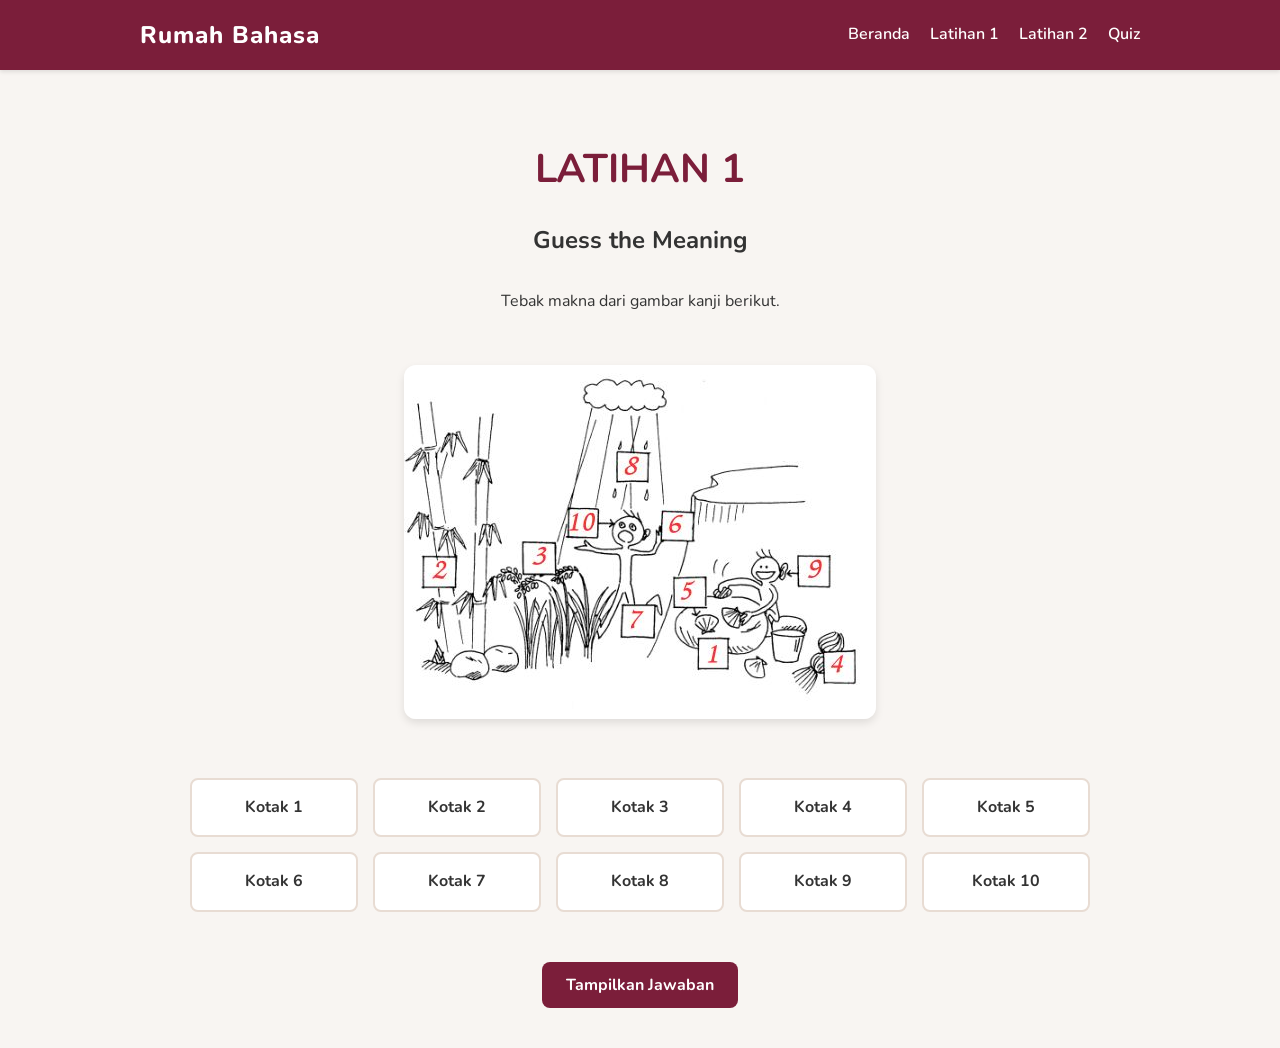
<file: kanji-alam/latihan1.html>
<!DOCTYPE html>
<html lang="id">
<head>
    <meta charset="UTF-8">
    <meta name="viewport" content="width=device-width, initial-scale=1.0">
    <title>Latihan 1 - Guess the Meaning</title>
    <link rel="stylesheet" href="style.css">
</head>
<body>
    <nav class="navbar">
        <div class="nav-container">
            <a href="index.html" class="nav-brand">Rumah Bahasa</a>
            <ul class="nav-menu">
                <li><a href="index.html">Beranda</a></li>
                <li><a href="latihan1.html">Latihan 1</a></li>
                <li><a href="latihan2.html">Latihan 2</a></li>
                <li><a href="quiz.html">Quiz</a></li>
            </ul>
        </div>
    </nav>

    <div class="container">
        <div class="hero">
            <h1>LATIHAN 1</h1>
            <h2>Guess the Meaning</h2>
            <p>Tebak makna dari gambar kanji berikut.</p>
        </div>

        <div class="exercise-image-container">
            <img src="assets/guess11.jpg" alt="Guess the Image" class="hero-image">
        </div>

        <div class="exercise-boxes">
            <!-- 10 Kotak Jawaban -->
            <div class="exercise-box">
                <div>Kotak 1</div>
                <div class="answer-hidden">石 (Batu)</div>
            </div>
            <div class="exercise-box">
                <div>Kotak 2</div>
                <div class="answer-hidden">竹 (Bambu)</div>
            </div>
            <div class="exercise-box">
                <div>Kotak 3</div>
                <div class="answer-hidden">米 (Beras)</div>
            </div>
            <div class="exercise-box">
                <div>Kotak 4</div>
                <div class="answer-hidden">糸 (Benang)</div>
            </div>
            <div class="exercise-box">
                <div>Kotak 5</div>
                <div class="answer-hidden">貝 (Kerang)</div>
            </div>
            <div class="exercise-box">
                <div>Kotak 6</div>
                <div class="answer-hidden">手 (Tangan)</div>
            </div>
            <div class="exercise-box">
                <div>Kotak 7</div>
                <div class="answer-hidden">足 (Kaki)</div>
            </div>
            <div class="exercise-box">
                <div>Kotak 8</div>
                <div class="answer-hidden">雨 (Hujan)</div>
            </div>
            <div class="exercise-box">
                <div>Kotak 9</div>
                <div class="answer-hidden">耳 (Telinga)</div>
            </div>
            <div class="exercise-box">
                <div>Kotak 10</div>
                <div class="answer-hidden">目 (Mata)</div>
            </div>
        </div>

        <div style="text-align: center;">
            <button id="btn-tampilkan" onclick="toggleAnswers(this, '.answer-hidden', 'Tampilkan Jawaban', 'Sembunyikan Jawaban')">Tampilkan Jawaban</button>
        </div>

    </div>

    <script src="script.js"></script>
</body>
</html>
</file>
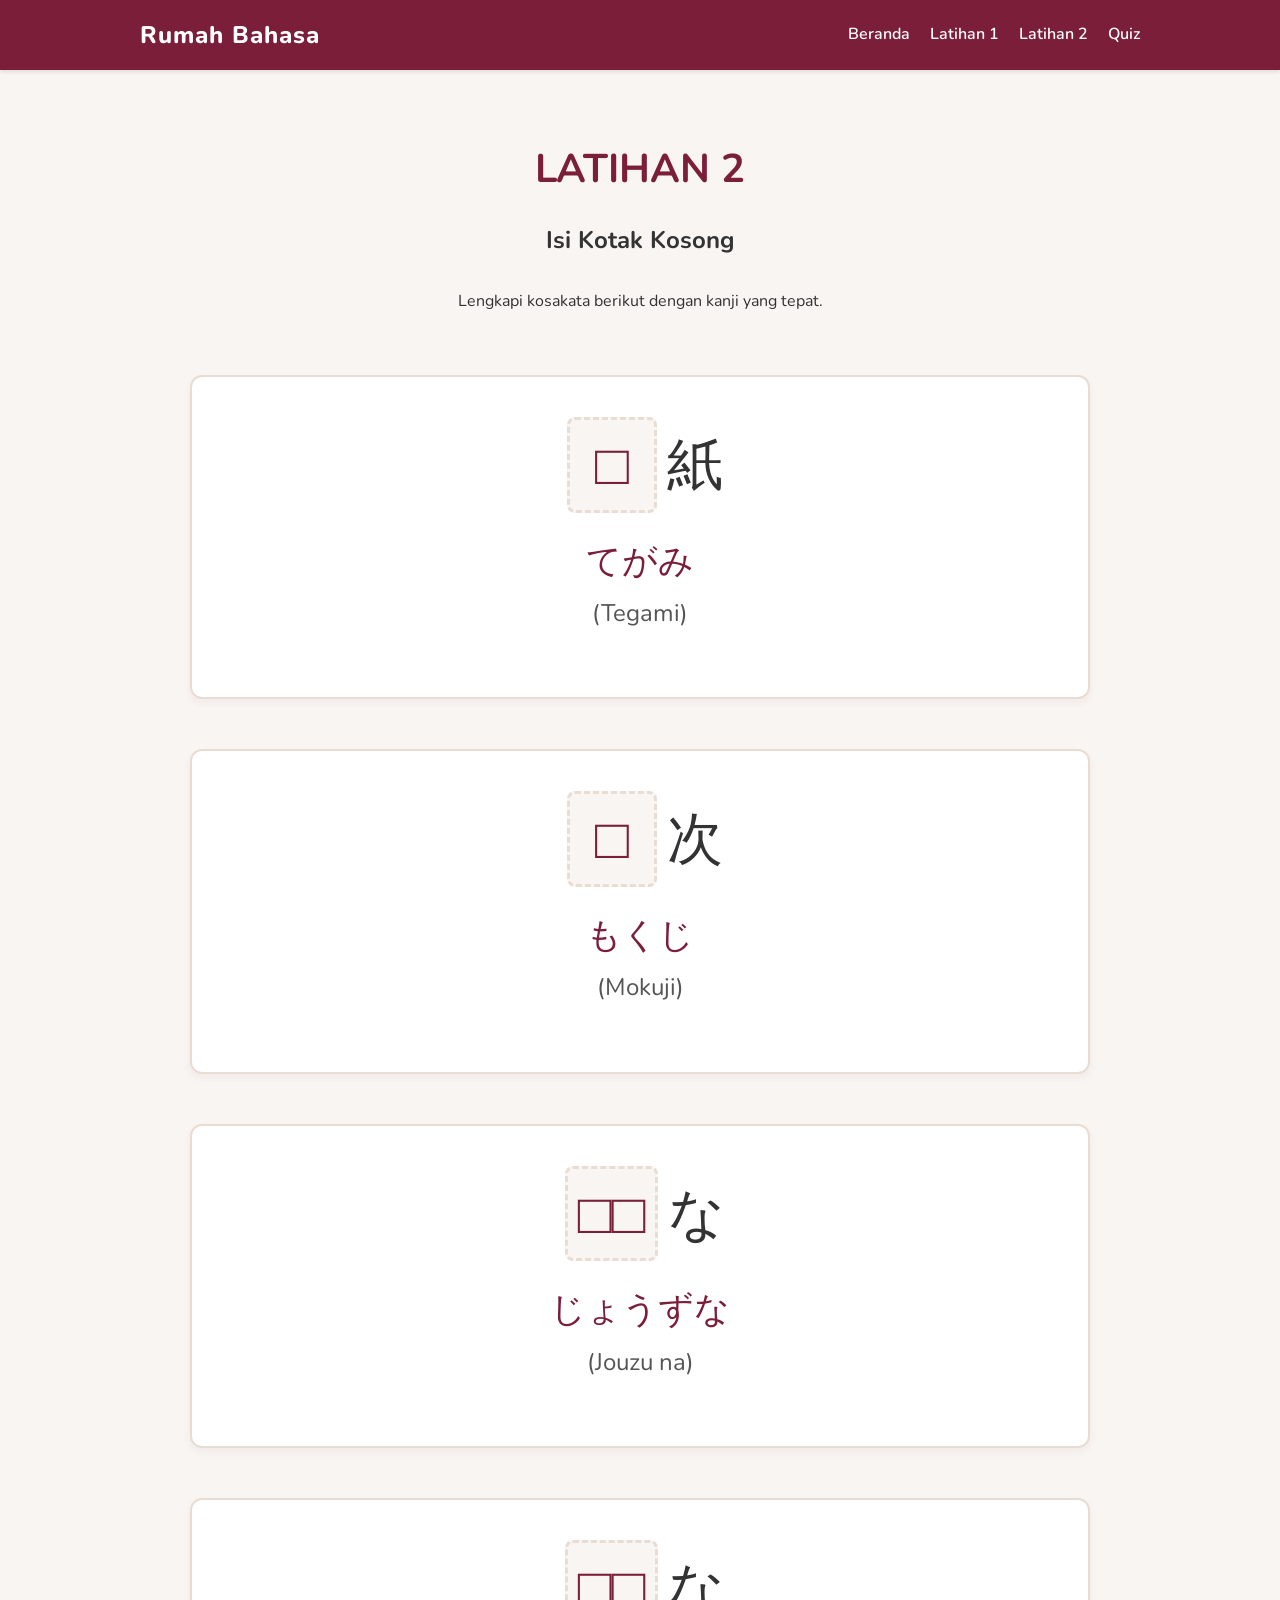
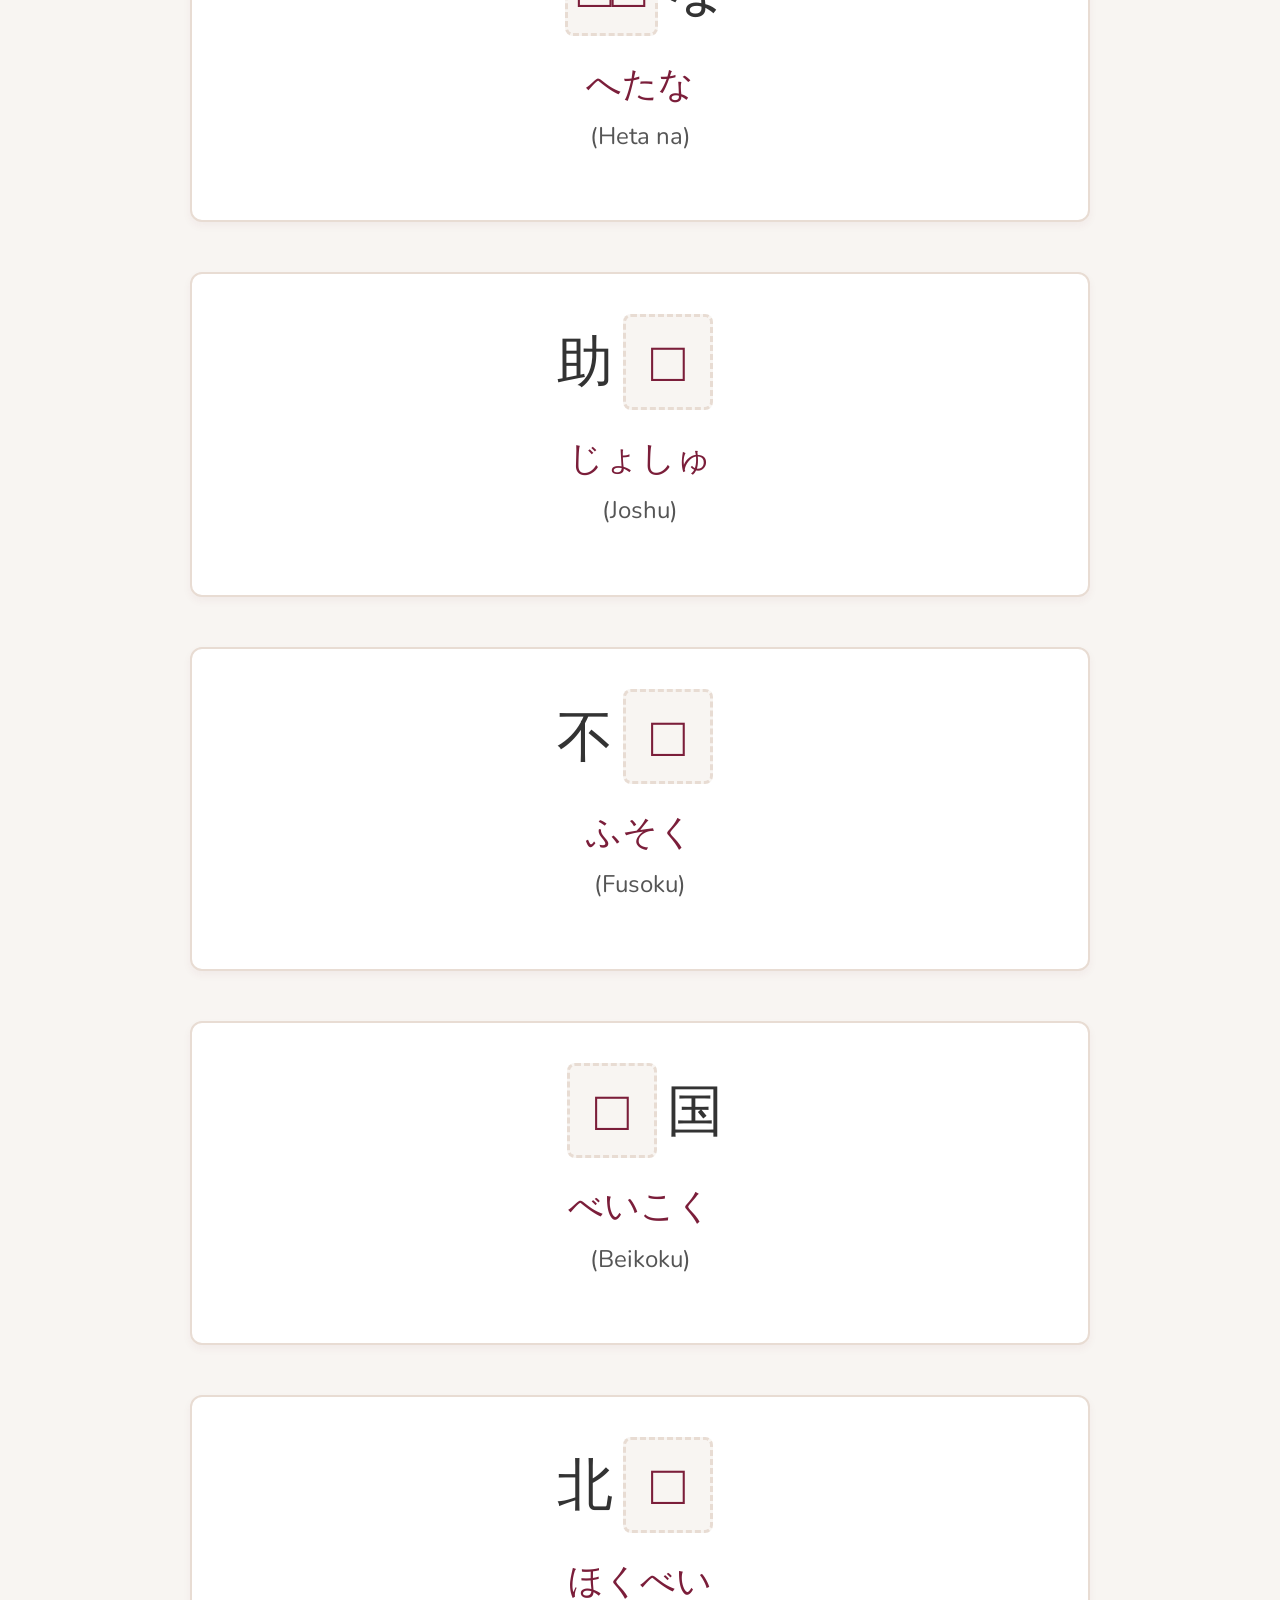
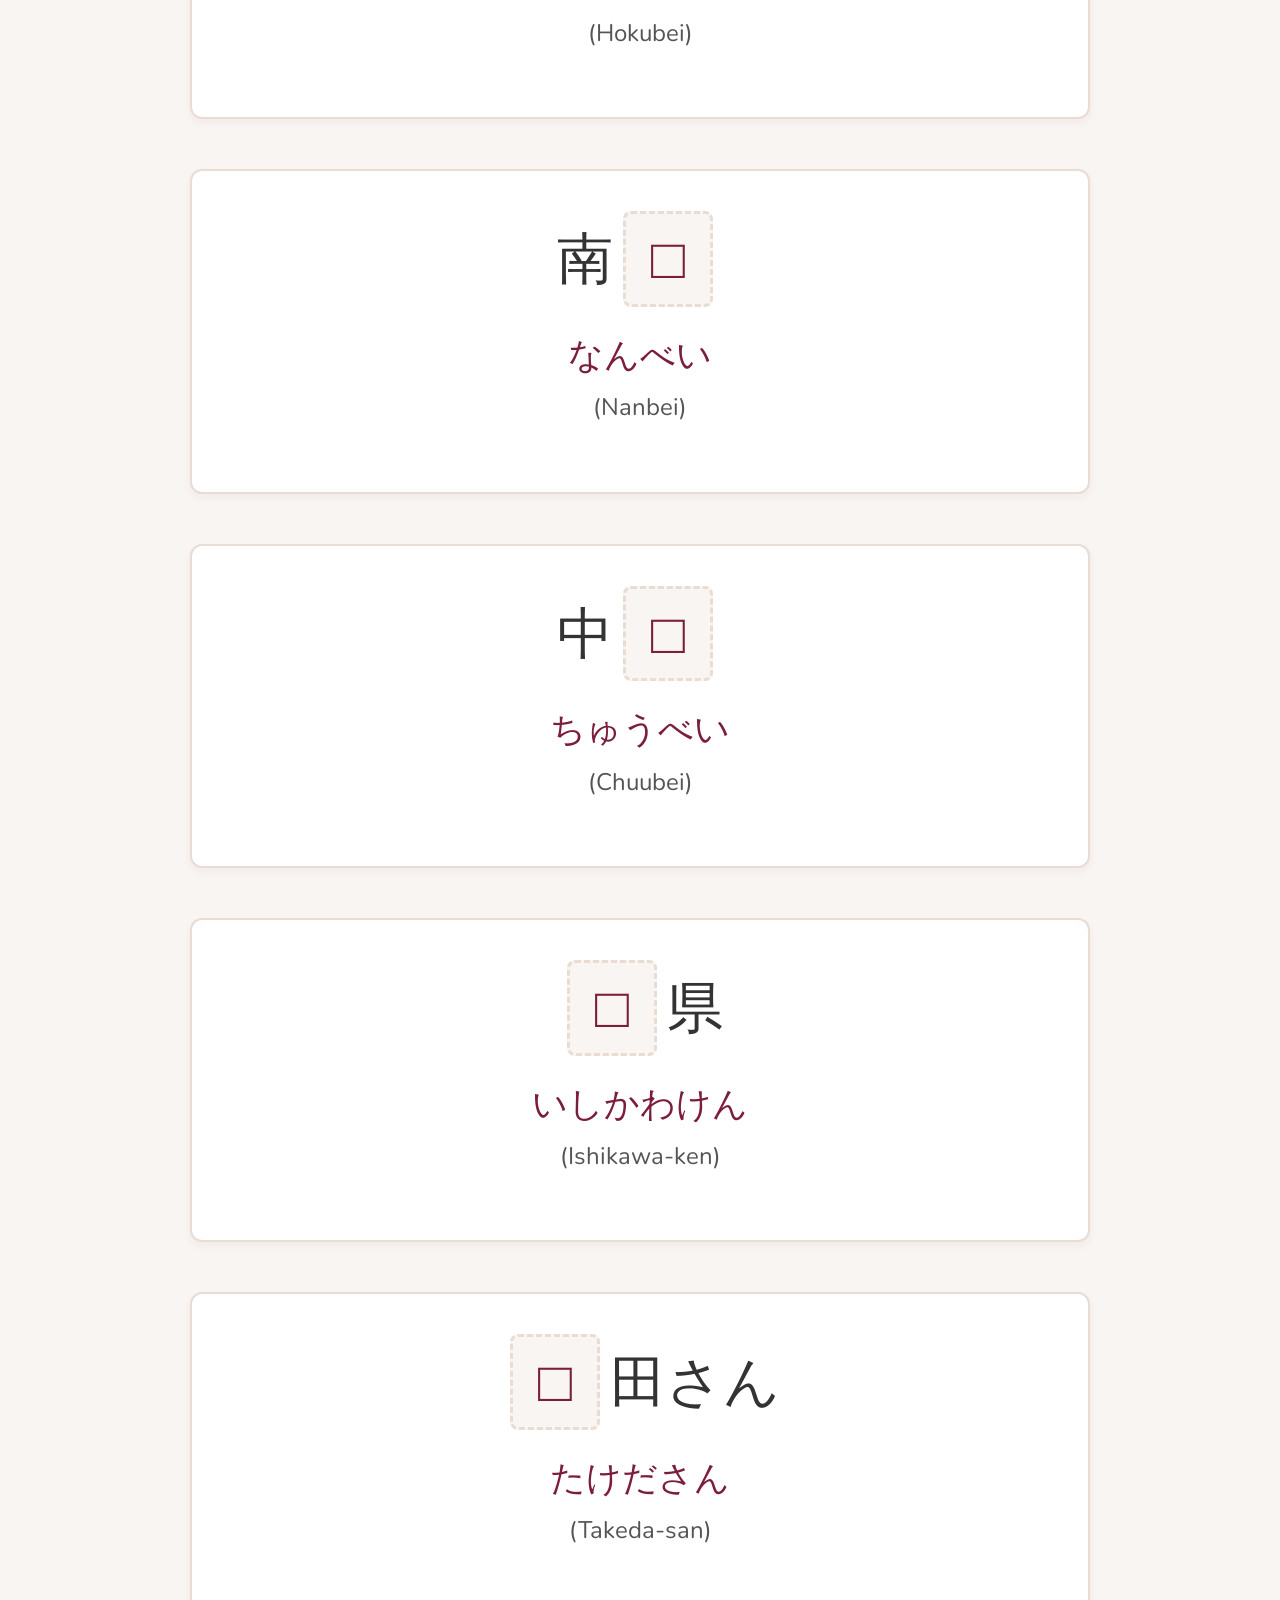
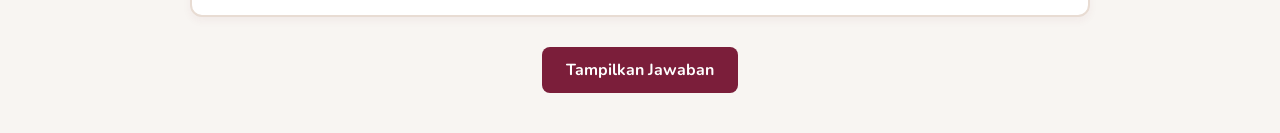
<file: kanji-alam/latihan2.html>
<!DOCTYPE html>
<html lang="id">
<head>
    <meta charset="UTF-8">
    <meta name="viewport" content="width=device-width, initial-scale=1.0">
    <title>Latihan 2 - Isi Kotak Kosong</title>
    <link rel="stylesheet" href="style.css">
</head>
<body>
    <nav class="navbar">
        <div class="nav-container">
            <a href="index.html" class="nav-brand">Rumah Bahasa</a>
            <ul class="nav-menu">
                <li><a href="index.html">Beranda</a></li>
                <li><a href="latihan1.html">Latihan 1</a></li>
                <li><a href="latihan2.html">Latihan 2</a></li>
                <li><a href="quiz.html">Quiz</a></li>
            </ul>
        </div>
    </nav>

    <div class="container">
        <div class="hero">
            <h1>LATIHAN 2</h1>
            <h2>Isi Kotak Kosong</h2>
            <p>Lengkapi kosakata berikut dengan kanji yang tepat.</p>
        </div>

        <div class="latihan-besar-container">
            <!-- Soal 1 -->
            <div class="latihan-item">
                <div class="latihan-kanji jp-text"><span class="k-box" data-default="□" data-answer="手">□</span>紙</div>
                <div class="latihan-hiragana jp-text">てがみ</div>
                <div class="latihan-romaji">(Tegami)</div>
                <div class="latihan-arti" style="display: none;">
                    <span class="arti-label">arti:</span><br>
                    surat
                </div>
            </div>

            <!-- Soal 2 -->
            <div class="latihan-item">
                <div class="latihan-kanji jp-text"><span class="k-box" data-default="□" data-answer="目">□</span>次</div>
                <div class="latihan-hiragana jp-text">もくじ</div>
                <div class="latihan-romaji">(Mokuji)</div>
                <div class="latihan-arti" style="display: none;">
                    <span class="arti-label">arti:</span><br>
                    daftar isi
                </div>
            </div>

            <!-- Soal 3 -->
            <div class="latihan-item">
                <div class="latihan-kanji jp-text"><span class="k-box" data-default="□□" data-answer="上手">□□</span>な</div>
                <div class="latihan-hiragana jp-text">じょうずな</div>
                <div class="latihan-romaji">(Jouzu na)</div>
                <div class="latihan-arti" style="display: none;">
                    <span class="arti-label">arti:</span><br>
                    pandai
                </div>
            </div>

            <!-- Soal 4 -->
            <div class="latihan-item">
                <div class="latihan-kanji jp-text"><span class="k-box" data-default="□□" data-answer="下手">□□</span>な</div>
                <div class="latihan-hiragana jp-text">へたな</div>
                <div class="latihan-romaji">(Heta na)</div>
                <div class="latihan-arti" style="display: none;">
                    <span class="arti-label">arti:</span><br>
                    tidak pandai
                </div>
            </div>

            <!-- Soal 5 -->
            <div class="latihan-item">
                <div class="latihan-kanji jp-text">助<span class="k-box" data-default="□" data-answer="手">□</span></div>
                <div class="latihan-hiragana jp-text">じょしゅ</div>
                <div class="latihan-romaji">(Joshu)</div>
                <div class="latihan-arti" style="display: none;">
                    <span class="arti-label">arti:</span><br>
                    asisten
                </div>
            </div>

            <!-- Soal 6 -->
            <div class="latihan-item">
                <div class="latihan-kanji jp-text">不<span class="k-box" data-default="□" data-answer="足">□</span></div>
                <div class="latihan-hiragana jp-text">ふそく</div>
                <div class="latihan-romaji">(Fusoku)</div>
                <div class="latihan-arti" style="display: none;">
                    <span class="arti-label">arti:</span><br>
                    kekurangan
                </div>
            </div>

            <!-- Soal 7 -->
            <div class="latihan-item">
                <div class="latihan-kanji jp-text"><span class="k-box" data-default="□" data-answer="米">□</span>国</div>
                <div class="latihan-hiragana jp-text">べいこく</div>
                <div class="latihan-romaji">(Beikoku)</div>
                <div class="latihan-arti" style="display: none;">
                    <span class="arti-label">arti:</span><br>
                    Amerika Serikat
                </div>
            </div>

            <!-- Soal 8 -->
            <div class="latihan-item">
                <div class="latihan-kanji jp-text">北<span class="k-box" data-default="□" data-answer="米">□</span></div>
                <div class="latihan-hiragana jp-text">ほくべい</div>
                <div class="latihan-romaji">(Hokubei)</div>
                <div class="latihan-arti" style="display: none;">
                    <span class="arti-label">arti:</span><br>
                    Amerika Utara
                </div>
            </div>

            <!-- Soal 9 -->
            <div class="latihan-item">
                <div class="latihan-kanji jp-text">南<span class="k-box" data-default="□" data-answer="米">□</span></div>
                <div class="latihan-hiragana jp-text">なんべい</div>
                <div class="latihan-romaji">(Nanbei)</div>
                <div class="latihan-arti" style="display: none;">
                    <span class="arti-label">arti:</span><br>
                    Amerika Selatan
                </div>
            </div>

            <!-- Soal 10 -->
            <div class="latihan-item">
                <div class="latihan-kanji jp-text">中<span class="k-box" data-default="□" data-answer="米">□</span></div>
                <div class="latihan-hiragana jp-text">ちゅうべい</div>
                <div class="latihan-romaji">(Chuubei)</div>
                <div class="latihan-arti" style="display: none;">
                    <span class="arti-label">arti:</span><br>
                    Amerika Tengah
                </div>
            </div>

            <!-- Soal 11 -->
            <div class="latihan-item">
                <div class="latihan-kanji jp-text"><span class="k-box" data-default="□" data-answer="石川">□</span>県</div>
                <div class="latihan-hiragana jp-text">いしかわけん</div>
                <div class="latihan-romaji">(Ishikawa-ken)</div>
                <div class="latihan-arti" style="display: none;">
                    <span class="arti-label">arti:</span><br>
                    Prefektur Ishikawa
                </div>
            </div>

            <!-- Soal 12 -->
            <div class="latihan-item">
                <div class="latihan-kanji jp-text"><span class="k-box" data-default="□" data-answer="竹">□</span>田さん</div>
                <div class="latihan-hiragana jp-text">たけださん</div>
                <div class="latihan-romaji">(Takeda-san)</div>
                <div class="latihan-arti" style="display: none;">
                    <span class="arti-label">arti:</span><br>
                    Tuan Takeda
                </div>
            </div>
        </div>

        <div style="text-align: center;">
            <button id="btn-tampilkan" onclick="toggleKanjiBoxes(this)">Tampilkan Jawaban</button>
        </div>

    </div>

    <script src="script.js"></script>
</body>
</html>
</file>
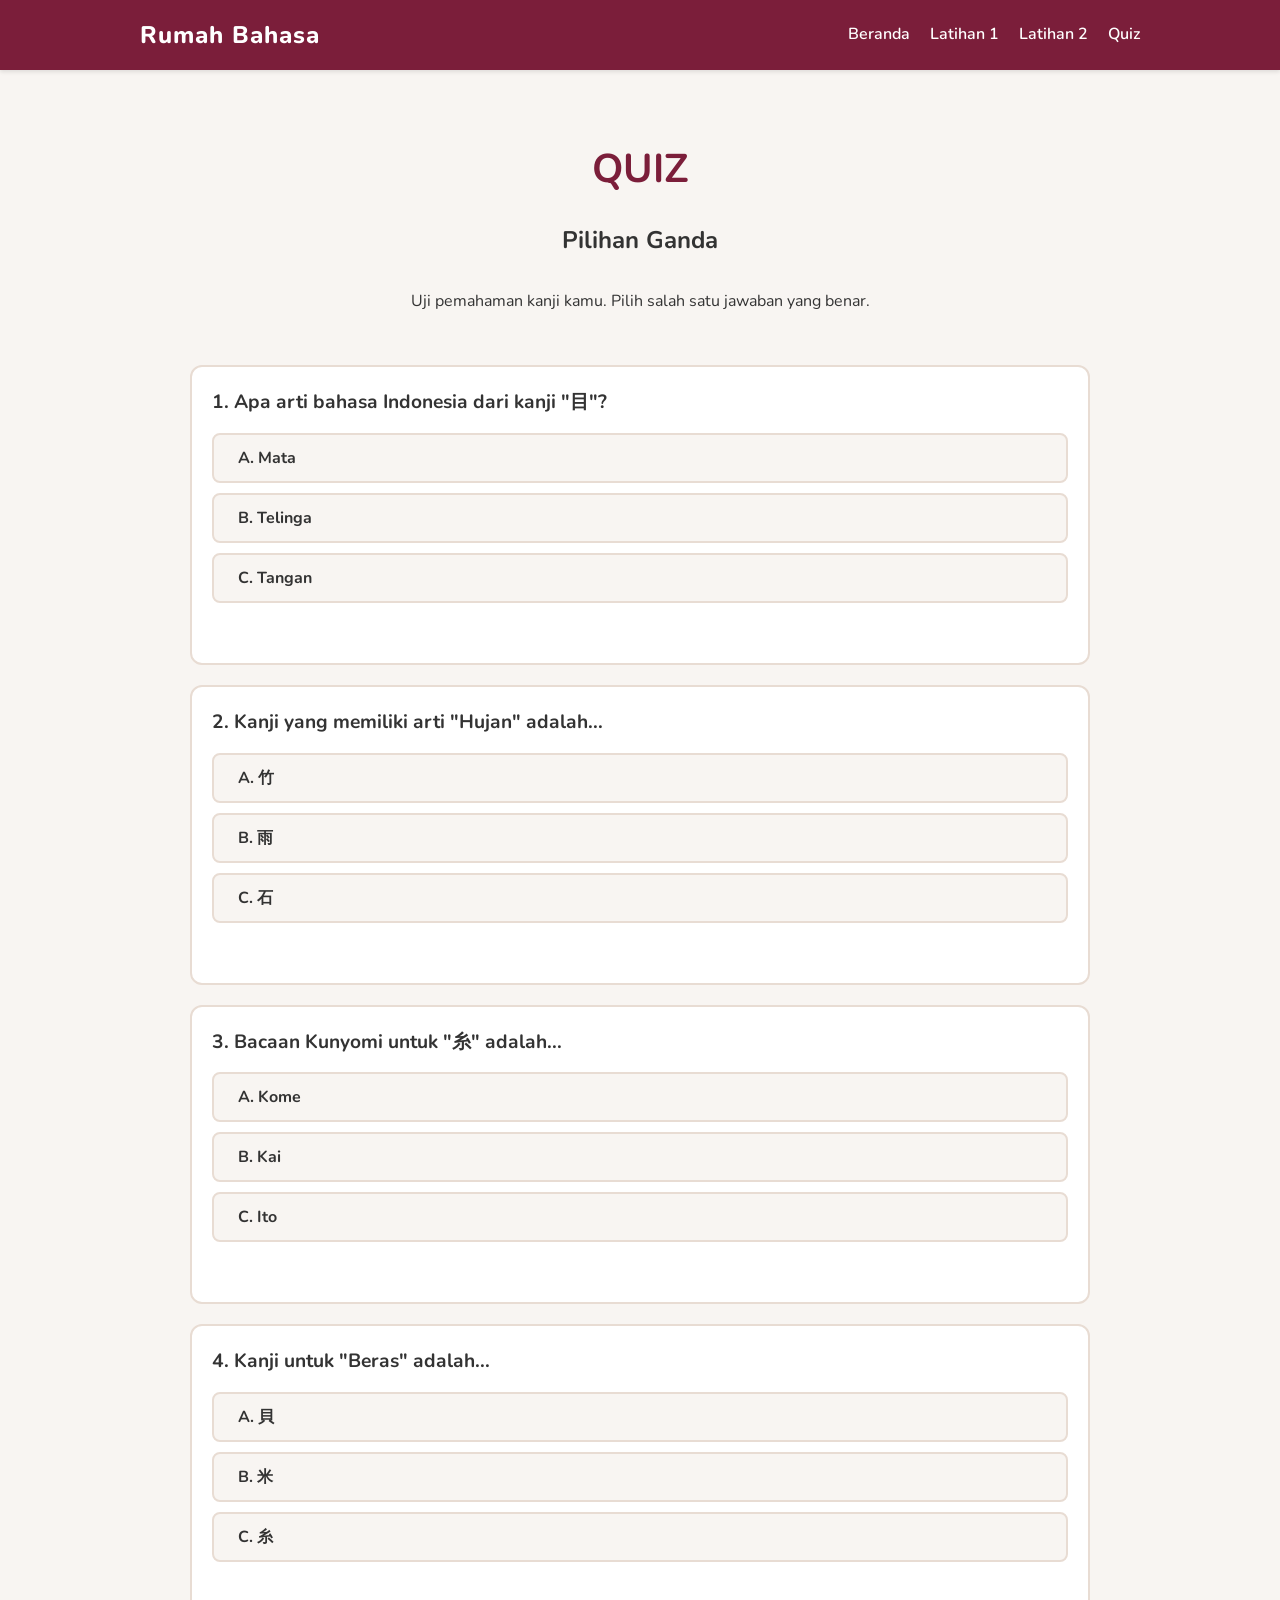
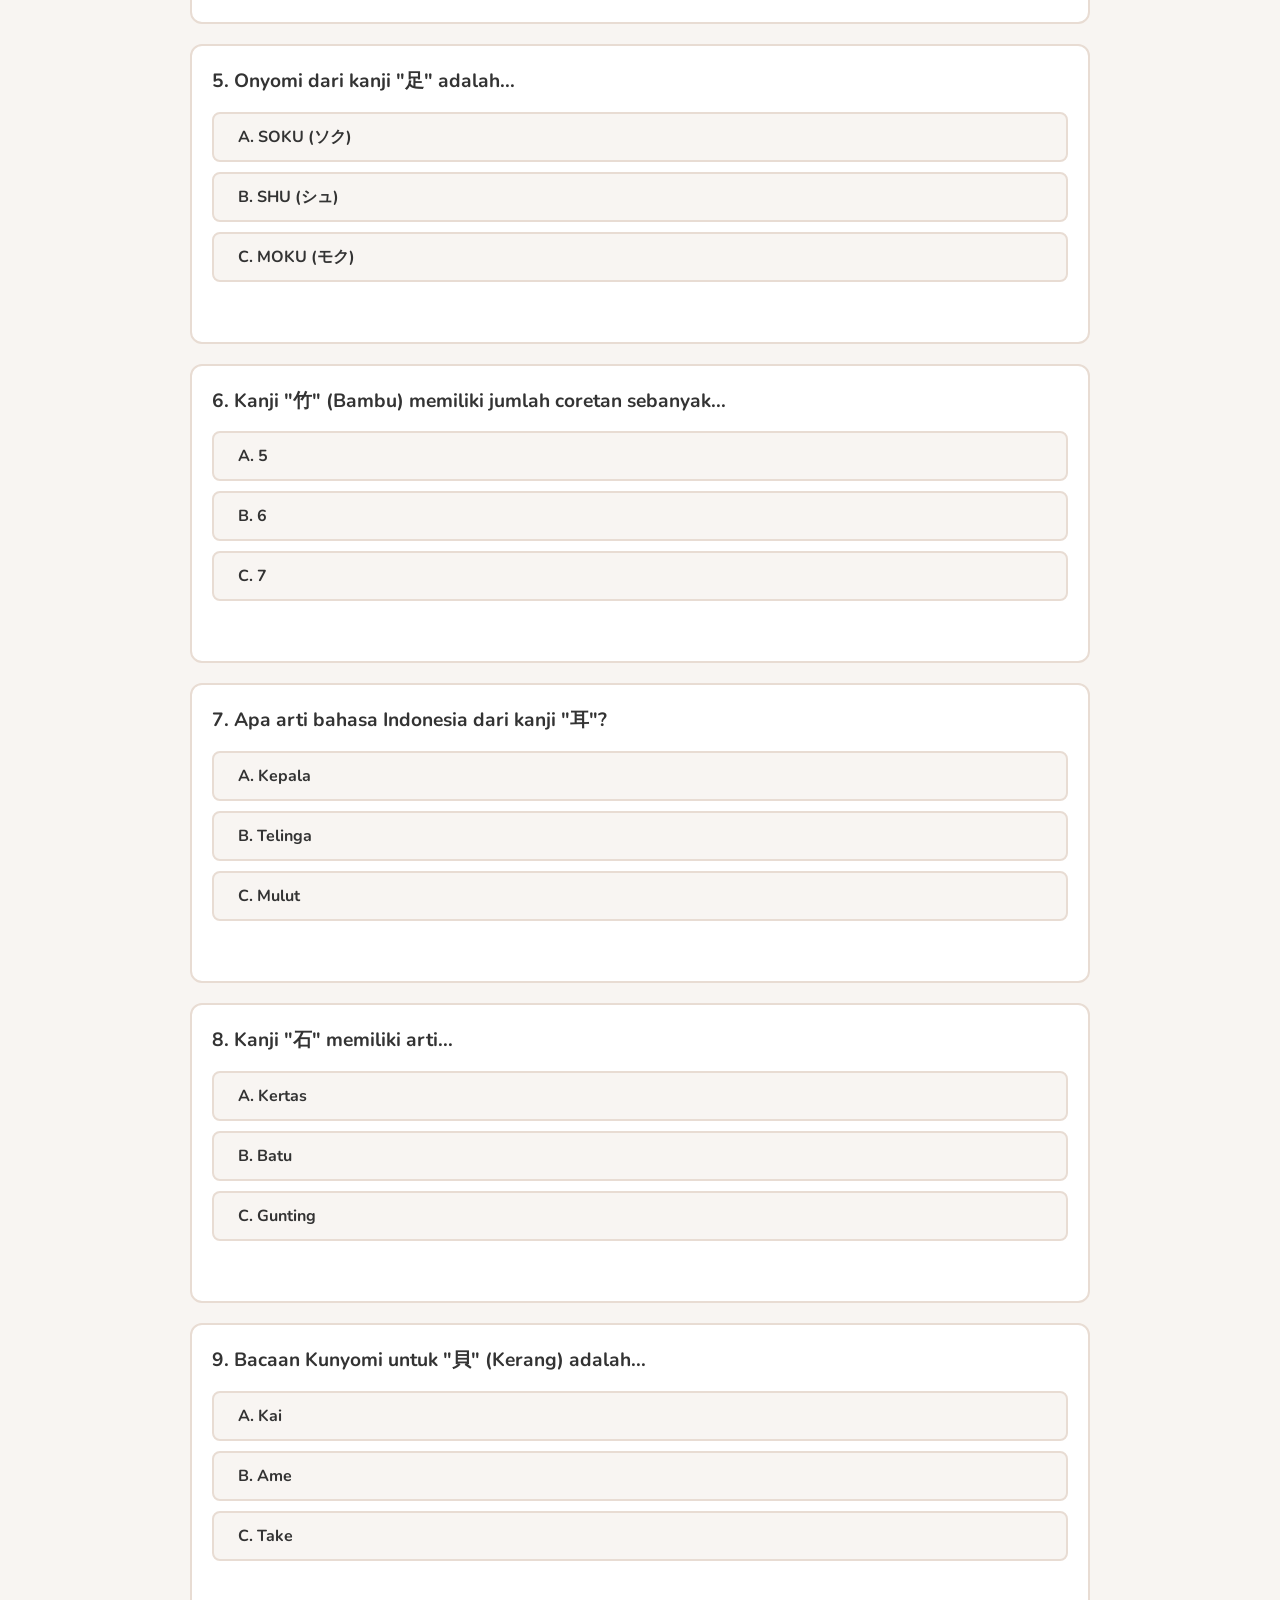
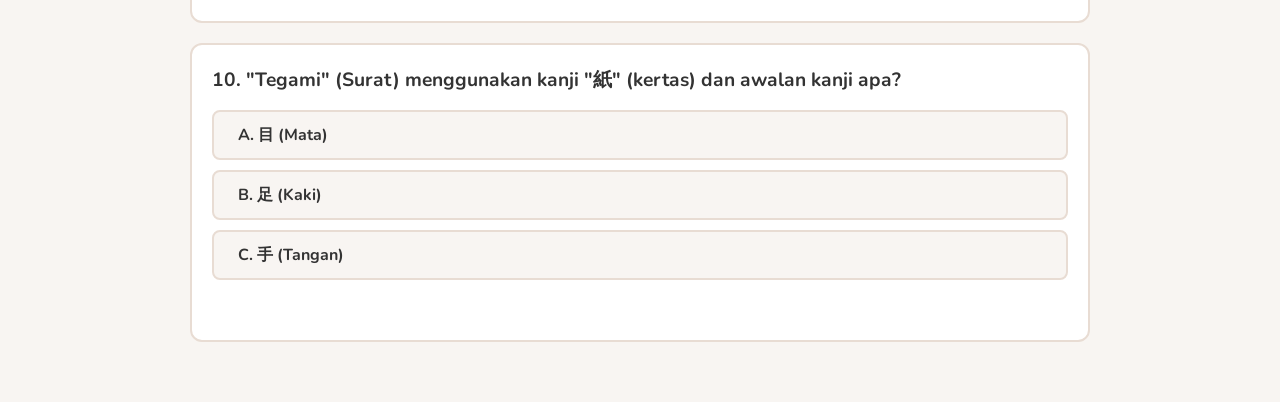
<file: kanji-alam/quiz.html>
<!DOCTYPE html>
<html lang="id">
<head>
    <meta charset="UTF-8">
    <meta name="viewport" content="width=device-width, initial-scale=1.0">
    <title>Quiz Pilihan Ganda</title>
    <link rel="stylesheet" href="style.css">
</head>
<body>
    <nav class="navbar">
        <div class="nav-container">
            <a href="index.html" class="nav-brand">Rumah Bahasa</a>
            <ul class="nav-menu">
                <li><a href="index.html">Beranda</a></li>
                <li><a href="latihan1.html">Latihan 1</a></li>
                <li><a href="latihan2.html">Latihan 2</a></li>
                <li><a href="quiz.html">Quiz</a></li>
            </ul>
        </div>
    </nav>

    <div class="container">
        <div class="hero">
            <h1>QUIZ</h1>
            <h2>Pilihan Ganda</h2>
            <p>Uji pemahaman kanji kamu. Pilih salah satu jawaban yang benar.</p>
        </div>

        <!-- Soal 1 -->
        <div class="quiz-card">
            <div class="quiz-soal">1. Apa arti bahasa Indonesia dari kanji "目"?</div>
            <div class="quiz-options">
                <button class="quiz-btn" onclick="checkQuiz(this, true)">A. Mata</button>
                <button class="quiz-btn" onclick="checkQuiz(this, false)">B. Telinga</button>
                <button class="quiz-btn" onclick="checkQuiz(this, false)">C. Tangan</button>
            </div>
            <div class="feedback"></div>
        </div>

        <!-- Soal 2 -->
        <div class="quiz-card">
            <div class="quiz-soal">2. Kanji yang memiliki arti "Hujan" adalah...</div>
            <div class="quiz-options">
                <button class="quiz-btn" onclick="checkQuiz(this, false)">A. 竹</button>
                <button class="quiz-btn" onclick="checkQuiz(this, true)">B. 雨</button>
                <button class="quiz-btn" onclick="checkQuiz(this, false)">C. 石</button>
            </div>
            <div class="feedback"></div>
        </div>

        <!-- Soal 3 -->
        <div class="quiz-card">
            <div class="quiz-soal">3. Bacaan Kunyomi untuk "糸" adalah...</div>
            <div class="quiz-options">
                <button class="quiz-btn" onclick="checkQuiz(this, false)">A. Kome</button>
                <button class="quiz-btn" onclick="checkQuiz(this, false)">B. Kai</button>
                <button class="quiz-btn" onclick="checkQuiz(this, true)">C. Ito</button>
            </div>
            <div class="feedback"></div>
        </div>

        <!-- Soal 4 -->
        <div class="quiz-card">
            <div class="quiz-soal">4. Kanji untuk "Beras" adalah...</div>
            <div class="quiz-options">
                <button class="quiz-btn" onclick="checkQuiz(this, false)">A. 貝</button>
                <button class="quiz-btn" onclick="checkQuiz(this, true)">B. 米</button>
                <button class="quiz-btn" onclick="checkQuiz(this, false)">C. 糸</button>
            </div>
            <div class="feedback"></div>
        </div>

        <!-- Soal 5 -->
        <div class="quiz-card">
            <div class="quiz-soal">5. Onyomi dari kanji "足" adalah...</div>
            <div class="quiz-options">
                <button class="quiz-btn" onclick="checkQuiz(this, true)">A. SOKU (ソク)</button>
                <button class="quiz-btn" onclick="checkQuiz(this, false)">B. SHU (シュ)</button>
                <button class="quiz-btn" onclick="checkQuiz(this, false)">C. MOKU (モク)</button>
            </div>
            <div class="feedback"></div>
        </div>

        <!-- Soal 6 -->
        <div class="quiz-card">
            <div class="quiz-soal">6. Kanji "竹" (Bambu) memiliki jumlah coretan sebanyak...</div>
            <div class="quiz-options">
                <button class="quiz-btn" onclick="checkQuiz(this, false)">A. 5</button>
                <button class="quiz-btn" onclick="checkQuiz(this, true)">B. 6</button>
                <button class="quiz-btn" onclick="checkQuiz(this, false)">C. 7</button>
            </div>
            <div class="feedback"></div>
        </div>

        <!-- Soal 7 -->
        <div class="quiz-card">
            <div class="quiz-soal">7. Apa arti bahasa Indonesia dari kanji "耳"?</div>
            <div class="quiz-options">
                <button class="quiz-btn" onclick="checkQuiz(this, false)">A. Kepala</button>
                <button class="quiz-btn" onclick="checkQuiz(this, true)">B. Telinga</button>
                <button class="quiz-btn" onclick="checkQuiz(this, false)">C. Mulut</button>
            </div>
            <div class="feedback"></div>
        </div>

        <!-- Soal 8 -->
        <div class="quiz-card">
            <div class="quiz-soal">8. Kanji "石" memiliki arti...</div>
            <div class="quiz-options">
                <button class="quiz-btn" onclick="checkQuiz(this, false)">A. Kertas</button>
                <button class="quiz-btn" onclick="checkQuiz(this, true)">B. Batu</button>
                <button class="quiz-btn" onclick="checkQuiz(this, false)">C. Gunting</button>
            </div>
            <div class="feedback"></div>
        </div>

        <!-- Soal 9 -->
        <div class="quiz-card">
            <div class="quiz-soal">9. Bacaan Kunyomi untuk "貝" (Kerang) adalah...</div>
            <div class="quiz-options">
                <button class="quiz-btn" onclick="checkQuiz(this, true)">A. Kai</button>
                <button class="quiz-btn" onclick="checkQuiz(this, false)">B. Ame</button>
                <button class="quiz-btn" onclick="checkQuiz(this, false)">C. Take</button>
            </div>
            <div class="feedback"></div>
        </div>

        <!-- Soal 10 -->
        <div class="quiz-card">
            <div class="quiz-soal">10. "Tegami" (Surat) menggunakan kanji "紙" (kertas) dan awalan kanji apa?</div>
            <div class="quiz-options">
                <button class="quiz-btn" onclick="checkQuiz(this, false)">A. 目 (Mata)</button>
                <button class="quiz-btn" onclick="checkQuiz(this, false)">B. 足 (Kaki)</button>
                <button class="quiz-btn" onclick="checkQuiz(this, true)">C. 手 (Tangan)</button>
            </div>
            <div class="feedback"></div>
        </div>

    </div>

    <script src="script.js"></script>
</body>
</html>
</file>
<file: kanji-alam/style.css>
@import url('https://fonts.googleapis.com/css2?family=Kosugi+Maru&family=Nunito:wght@400;600;800&display=swap');

:root {
    --bg-color: #F8F5F2;       /* Cream/Off-white */
    --nav-bg: #7B1E3A;         /* Primary: Maroon Jepang */
    --nav-text: #FFFFFF;
    --text-main: #333333;      /* Dark text */
    --card-bg: #FFFFFF;
    --border-color: #E8DCD3;
    --chalkboard-bg: #9E2A4D;  /* Secondary: Merah tua */
    --chalkboard-text: #FFFFFF;
    --btn-bg: #7B1E3A;
    --btn-hover: #B33A5B;      /* Hover state */
}

body {
    font-family: 'Nunito', sans-serif;
    background-color: var(--bg-color);
    color: var(--text-main);
    margin: 0;
    padding: 0;
    line-height: 1.6;
}

h1, h2, h3, h4 {
    color: var(--nav-bg);
}

.jp-text {
    font-family: 'Kosugi Maru', sans-serif;
}

/* NAVBAR */
.navbar {
    background-color: var(--nav-bg);
    padding: 1rem 0;
    position: sticky;
    top: 0;
    z-index: 1000;
    box-shadow: 0 2px 4px rgba(0,0,0,0.1);
}

.nav-container {
    max-width: 1000px;
    margin: 0 auto;
    display: flex;
    justify-content: space-between;
    align-items: center;
    padding: 0 20px;
}

.nav-brand {
    color: var(--nav-text);
    text-decoration: none;
    font-size: 1.5rem;
    font-weight: 800;
    letter-spacing: 1px;
}

.nav-menu {
    list-style: none;
    margin: 0;
    padding: 0;
    display: flex;
    gap: 20px;
}

.nav-menu a {
    color: var(--nav-text);
    text-decoration: none;
    font-weight: 600;
    transition: opacity 0.2s;
}

.nav-menu a:hover {
    opacity: 0.8;
}

/* CONTAINER HOMEPAGE */
.container {
    max-width: 900px;
    margin: 0 auto;
    padding: 40px 20px;
}

.hero {
    text-align: center;
    margin-bottom: 50px;
}

.hero h1 {
    font-size: 2.5rem;
    margin-bottom: 5px;
}

.hero h2 {
    font-size: 1.5rem;
    color: var(--text-main);
    margin-bottom: 30px;
}

.hero-image {
    max-width: 100%;
    height: auto;
    border-radius: 12px;
    box-shadow: 0 4px 8px rgba(0,0,0,0.1);
    margin-bottom: 20px;
}

/* CAROUSEL GUESS THE PICTURE */
.carousel-container {
    background: var(--card-bg);
    border: 2px solid var(--nav-bg);
    border-radius: 12px;
    padding: 30px;
    margin-bottom: 40px;
    box-shadow: 0 4px 8px rgba(123, 30, 58, 0.05);
    text-align: center;
}

.carousel-slide {
    display: none;
    animation: fadeIn 0.3s;
}

.carousel-slide.active {
    display: block;
}

@keyframes fadeIn {
    from { opacity: 0; }
    to { opacity: 1; }
}

.carousel-img {
    max-width: 100%;
    height: 300px;
    object-fit: contain;
    border-radius: 8px;
    margin-bottom: 20px;
    background: var(--bg-color);
    border: 1px solid var(--border-color);
}

.carousel-question {
    font-size: 1.2rem;
    font-weight: bold;
    color: var(--text-main);
    margin-bottom: 15px;
}

.carousel-answer {
    display: none;
    margin-top: 15px;
    padding: 20px;
    background: var(--bg-color);
    border: 2px dashed var(--border-color);
    border-radius: 8px;
    text-align: center;
}

.evolution-arrow {
    font-size: 2.5rem;
    color: var(--nav-bg);
    margin: 10px 0;
    line-height: 1;
}

.origin-evolution-img {
    max-width: 150px;
    height: auto;
    border-radius: 8px;
    border: 1px solid var(--border-color);
    background: #FFFFFF;
    padding: 10px;
    display: inline-block;
}

.kanji-evolution {
    font-size: 6rem;
    font-weight: bold;
    color: var(--nav-bg);
    line-height: 1;
    margin: 10px 0 0 0;
}

.carousel-controls {
    display: flex;
    align-items: center;
    justify-content: center;
    gap: 20px;
    margin-top: 20px;
    border-top: 1px solid var(--border-color);
    padding-top: 20px;
}

.carousel-indicator {
    font-size: 1.1rem;
    font-weight: bold;
    color: var(--nav-bg);
    min-width: 60px;
}

.carousel-nav-btn {
    background: var(--bg-color);
    color: var(--nav-bg);
    border: 2px solid var(--nav-bg);
    padding: 8px 16px;
    margin-top: 0;
    font-size: 1rem;
    font-family: 'Nunito', sans-serif;
    font-weight: bold;
    border-radius: 8px;
    cursor: pointer;
    transition: background 0.2s;
}

.carousel-nav-btn:hover {
    background: var(--nav-bg);
    color: white;
}

/* KANJI CARDS */
.section-title {
    background: var(--chalkboard-bg);
    color: var(--chalkboard-text);
    padding: 15px 20px;
    border-radius: 8px;
    margin: 60px 0 30px;
    text-align: center;
    font-size: 1.4rem;
}

.kanji-card {
    background: var(--card-bg);
    border: 2px solid var(--border-color);
    border-radius: 16px;
    padding: 30px;
    margin-bottom: 40px;
    box-shadow: 0 6px 12px rgba(123, 30, 58, 0.05);
    transition: transform 0.2s;
}

.kanji-card:hover {
    transform: translateY(-2px);
    box-shadow: 0 8px 16px rgba(123, 30, 58, 0.1);
}

.kanji-top {
    display: flex;
    gap: 30px;
    margin-bottom: 20px;
}

.kanji-left {
    flex: 1;
    background: var(--bg-color);
    border-radius: 12px;
    display: flex;
    align-items: center;
    justify-content: center;
    padding: 20px;
    border: 1px dashed var(--border-color);
}

.kanji-gif {
    max-width: 150px;
    height: auto;
}

.kanji-right {
    flex: 2;
}

.kanji-char {
    font-size: 6rem;
    margin: 0 0 10px 0;
    line-height: 1;
    color: var(--nav-bg);
}

.kanji-right p {
    margin: 5px 0;
    font-size: 1.1rem;
}

.kanji-right strong {
    color: var(--nav-bg);
    display: inline-block;
    width: 140px;
}

.kanji-bottom {
    border-top: 2px dashed var(--border-color);
    padding-top: 20px;
}

.origin-row {
    display: flex;
    align-items: center;
    gap: 30px;
    margin-bottom: 20px;
    background: var(--bg-color);
    padding: 20px;
    border-radius: 12px;
    border: 1px dashed var(--border-color);
}

.origin-img {
    width: 250px;
    height: auto;
    max-width: 100%;
    border-radius: 8px;
    border: 2px solid var(--border-color);
    background: #FFFFFF;
    padding: 10px;
    flex-shrink: 0;
}

.origin-text {
    font-size: 1.15rem;
    line-height: 1.6;
    color: var(--text-main);
}

.vocab-list {
    margin-bottom: 20px;
    color: var(--text-main);
    padding-left: 20px;
}

.sentence-box {
    background: var(--bg-color);
    padding: 15px;
    border-radius: 8px;
    border-left: 4px solid var(--btn-bg);
}

.sentence-jp { font-size: 1.2rem; font-weight: bold; margin-bottom: 4px; margin-top: 0; }
.sentence-rm { margin-bottom: 4px; margin-top: 0; color: #555; }
.sentence-id { margin-top: 0; margin-bottom: 0; font-style: italic; }

/* MINI QUIZ */
.mini-quiz-container {
    background: var(--card-bg);
    border: 2px solid var(--nav-bg);
    padding: 30px;
    border-radius: 12px;
    margin-bottom: 60px;
    box-shadow: 0 4px 8px rgba(123, 30, 58, 0.05);
}

.mini-quiz-container h3 {
    margin-top: 0;
    text-align: center;
    border-bottom: 2px dashed var(--border-color);
    padding-bottom: 15px;
    margin-bottom: 20px;
}

.mini-quiz-question {
    margin-bottom: 20px;
    padding-bottom: 20px;
    border-bottom: 1px solid var(--border-color);
}

.mini-quiz-question:last-child {
    border-bottom: none;
    margin-bottom: 0;
    padding-bottom: 0;
}

.mini-quiz-score {
    text-align: center;
    font-size: 1.3rem;
    font-weight: bold;
    color: var(--nav-bg);
    margin-top: 20px;
    padding: 10px;
    background: var(--bg-color);
    border-radius: 8px;
    display: none;
}

/* TABLES */
table.penutup-table {
    width: 100%;
    border-collapse: collapse;
    margin-top: 20px;
    background: var(--card-bg);
}

.penutup-table th, .penutup-table td {
    border: 1px solid var(--border-color);
    padding: 12px;
    text-align: left;
}

.penutup-table th {
    background: var(--nav-bg);
    color: white;
}

/* BUTTONS */
button, .btn {
    background: var(--btn-bg);
    color: white;
    border: none;
    padding: 12px 24px;
    font-size: 1rem;
    font-family: 'Nunito', sans-serif;
    font-weight: bold;
    border-radius: 8px;
    cursor: pointer;
    transition: background 0.2s;
    margin-top: 20px;
}

button:hover, .btn:hover {
    background: var(--btn-hover);
}

/* LATIHAN 1 LAYOUT */
.exercise-image-container {
    text-align: center;
    margin-bottom: 30px;
}

.exercise-boxes {
    display: grid;
    grid-template-columns: repeat(auto-fill, minmax(150px, 1fr));
    gap: 15px;
    margin-bottom: 30px;
}

.exercise-box {
    background: var(--card-bg);
    border: 2px solid var(--border-color);
    border-radius: 8px;
    padding: 15px;
    text-align: center;
    font-weight: bold;
}

.answer-hidden {
    display: none;
    color: var(--nav-bg);
    font-size: 1.2rem;
    margin-top: 10px;
}

/* LATIHAN 2 - FORMAT PROYEKTOR BESAR */
.latihan-besar-container {
    display: flex;
    flex-direction: column;
    gap: 30px;
}

.latihan-item {
    text-align: center;
    margin: 10px 0;
    padding: 40px 30px;
    background: var(--card-bg);
    border-radius: 12px;
    border: 2px solid var(--border-color);
    box-shadow: 0 4px 8px rgba(123, 30, 58, 0.05);
}

.latihan-kanji {
    font-size: 3.5rem;
    margin-bottom: 20px;
    color: var(--text-main);
}

.latihan-hiragana {
    font-size: 2.2rem;
    color: var(--nav-bg);
    margin-bottom: 5px;
}

.latihan-romaji {
    font-size: 1.5rem;
    color: #555;
    margin-bottom: 25px;
}

.latihan-arti {
    font-size: 1.5rem;
    color: var(--text-main);
    border-top: 2px dashed var(--border-color);
    padding-top: 20px;
    margin-top: 10px;
}

.arti-label {
    font-size: 1.1rem;
    color: #777;
    font-style: italic;
}

.k-box {
    display: inline-block;
    min-width: 4rem;
    padding: 0 10px;
    color: var(--nav-bg);
    font-weight: bold;
    border: 3px dashed var(--border-color);
    border-radius: 8px;
    margin: 0 10px;
    text-align: center;
    background: var(--bg-color);
}

/* QUIZ LAYOUT */
.quiz-card {
    background: var(--card-bg);
    border: 2px solid var(--border-color);
    border-radius: 12px;
    padding: 20px;
    margin-bottom: 20px;
}

.quiz-soal {
    font-size: 1.2rem;
    font-weight: bold;
    margin-bottom: 15px;
}

.quiz-options {
    display: flex;
    flex-direction: column;
    gap: 10px;
}

.quiz-btn {
    background: var(--bg-color);
    border: 2px solid var(--border-color);
    color: var(--text-main);
    text-align: left;
    margin-top: 0;
    transition: all 0.2s;
}

.quiz-btn:hover:not(:disabled) {
    background: var(--border-color);
}

.quiz-btn.correct-btn {
    background: #e8f5e9 !important;
    border-color: #4caf50 !important;
    color: #2e7d32 !important;
}

.quiz-btn.wrong-btn {
    background: #ffebee !important;
    border-color: #f44336 !important;
    color: #c62828 !important;
}

.quiz-btn:disabled {
    cursor: default;
    opacity: 0.8;
}

.feedback {
    margin-top: 15px;
    font-size: 1.1rem;
    min-height: 25px;
}

.feedback.correct {
    color: #2e7d32;
}

.feedback.wrong {
    color: #c62828;
}

@media (max-width: 768px) {
    .kanji-top {
        flex-direction: column;
    }
    .origin-row {
        flex-direction: column;
        text-align: center;
    }
    .kanji-char { font-size: 5rem; }
    .nav-container { flex-direction: column; gap: 10px; }
    .latihan-item { font-size: 2rem; padding: 20px; }
    .k-box { min-width: 3rem; }
}
</file>
<file: karuta-grammar-n5/style.css>
/* style.css */
:root {
  --color-cream: #FDFBF7;
  --color-white: #FFFFFF;
  --color-red: #BC002D;
  --color-red-hover: #a30027;
  --color-blue: #002D56;
  --color-dark: #2D2926;
  --color-gray: #888888;
  --color-border: #f3f4f6;
  --shadow-soft: 0 10px 30px rgba(0,0,0,0.08);
  --shadow-hover: 0 12px 32px rgba(0, 0, 0, 0.12);
  --radius-lg: 24px;
  --radius-md: 12px;
}

* {
  box-sizing: border-box;
  margin: 0;
  padding: 0;
}

body {
  font-family: ui-sans-serif, system-ui, -apple-system, BlinkMacSystemFont, "Segoe UI", Roboto, "Helvetica Neue", Arial, sans-serif;
  background-color: var(--color-cream);
  color: var(--color-dark);
  display: flex;
  flex-direction: column;
  min-height: 100vh;
  position: relative;
  overflow-x: hidden;
}

/* Background Decoration */
body::before {
  content: "";
  position: fixed;
  top: 0; left: 0; right: 0; bottom: 0;
  background-color: var(--color-cream);
  background-image: radial-gradient(var(--color-red) 0.5px, transparent 0.5px), radial-gradient(var(--color-red) 0.5px, var(--color-cream) 0.5px);
  background-size: 20px 20px;
  background-position: 0 0, 10px 10px;
  opacity: 0.1;
  pointer-events: none;
  z-index: -1;
}

.app-container {
  width: 100%;
  max-width: 900px;
  margin: 0 auto;
  display: flex;
  flex-direction: column;
  flex: 1;
  padding: 40px 32px;
  gap: 30px;
}

header {
  text-align: left;
  margin-bottom: 20px;
}

.main-title {
  color: var(--color-red);
  font-size: 2.25rem;
  font-weight: 700;
  margin-bottom: 4px;
  letter-spacing: -0.025em;
}

.sub-title {
  color: var(--color-dark);
  font-size: 1.125rem;
  font-weight: 500;
  opacity: 0.6;
}

main {
  display: flex;
  flex-direction: column;
  align-items: center;
  gap: 32px;
  flex: 1;
}

/* Card Stage */
.card-stage {
  position: relative;
  width: 320px;
  height: 440px;
  perspective: 1200px;
  margin-top: 24px;
}

/* Dummy/Animation Deck Card */
.dummy-card {
  position: absolute;
  top: 0;
  left: 0;
  width: 100%;
  height: 100%;
  background-color: var(--color-red);
  border-radius: var(--radius-lg);
  border: 8px solid var(--color-white);
  box-shadow: var(--shadow-soft);
  opacity: 0;
  pointer-events: none;
}

.card-container {
  width: 100%;
  height: 100%;
  position: relative;
  transition: transform 0.8s cubic-bezier(0.175, 0.885, 0.32, 1.275);
  transform-style: preserve-3d;
  cursor: pointer;
}

.card-container.hidden {
  display: none;
}

.card-container.flipped {
  transform: rotateY(180deg);
}

/* Red Shadow Glow Behind Card */
.card-stage::before {
  content: "";
  position: absolute;
  top: -16px; left: -16px; right: -16px; bottom: -16px;
  background-color: rgba(188, 0, 45, 0.1);
  filter: blur(24px);
  border-radius: 50%;
  z-index: -1;
}

.karuta-card {
  width: 100%;
  height: 100%;
  position: absolute;
  transform-style: preserve-3d;
}

.card-face {
  position: absolute;
  width: 100%;
  height: 100%;
  backface-visibility: hidden;
  -webkit-backface-visibility: hidden;
  border-radius: var(--radius-lg);
  box-shadow: var(--shadow-soft);
  overflow: hidden;
  display: flex;
  flex-direction: column;
  justify-content: center;
  align-items: center;
  border: 8px solid var(--color-white);
}

/* Back of Card */
.card-back {
  background-color: var(--color-red);
  color: var(--color-white);
  text-align: center;
}

.pattern-bg {
  display: none; 
}

.card-back-content {
  position: relative;
  z-index: 2;
  text-align: center;
  display: flex;
  flex-direction: column;
  align-items: center;
  width: 100%;
}

.card-back-content h3 {
  font-size: 1.5rem;
  font-weight: 700;
  letter-spacing: 0.1em;
  margin-bottom: 8px;
  text-transform: uppercase;
}

.card-back-content p {
  font-size: 0.75rem;
  text-transform: uppercase;
  letter-spacing: 0.3em;
  opacity: 0.7;
}

.card-back-content::before {
  content: "N5";
  display: flex;
  align-items: center;
  justify-content: center;
  width: 80px;
  height: 80px;
  border: 2px solid rgba(255, 255, 255, 0.3);
  border-radius: 50%;
  font-size: 2.25rem;
  font-family: 'Georgia', serif;
  margin: 0 auto 24px auto;
}

/* Front of Card */
.card-front {
  background-color: var(--color-white);
  transform: rotateY(180deg);
  padding: 32px;
  align-items: stretch;
  justify-content: flex-start;
  text-align: left;
}

.card-front-content {
  width: 100%;
  height: 100%;
  display: flex;
  flex-direction: column;
}

.kana-large {
  font-size: 3.75rem;
  color: var(--color-red);
  font-weight: 700;
  line-height: 1;
  margin-bottom: auto; /* Pushes content down */
}

.sentence {
  font-size: 1.5rem;
  font-weight: 500;
  margin: 0 0 4px;
  color: var(--color-dark);
  line-height: 1.4;
}

.romaji {
  font-size: 0.875rem;
  color: #2563EB; 
  margin-bottom: 16px;
  font-style: italic;
  font-weight: 500;
}

.meaning {
  font-size: 1.125rem;
  color: var(--color-dark);
  font-weight: 600;
  margin-bottom: 16px;
  padding-top: 16px;
  border-top: 1px solid var(--color-border);
}

.meaning::before {
  content: "Meaning:";
  display: block;
  font-size: 0.875rem;
  color: var(--color-gray);
  font-weight: 400;
  margin-bottom: 4px;
}

.pattern {
  width: 100%;
  background-color: #FEF2F2;
  padding: 16px;
  border-radius: var(--radius-md);
  font-size: 0.875rem;
  color: #7F1D1D;
  font-weight: 500;
  border: none;
}

.pattern strong {
  color: #991B1B;
  display: block;
  font-size: 0.625rem;
  margin-bottom: 4px;
  text-transform: uppercase;
  letter-spacing: 0.05em;
  font-weight: 700;
}

/* Explanation Panel */
.explanation-section {
  width: 100%;
  max-width: 500px;
  display: flex;
  flex-direction: column;
  align-items: center;
}

.explanation-section.hidden {
  display: none;
}

.btn-explain {
  background-color: var(--color-white);
  color: var(--color-dark);
  border: 1px solid var(--color-border);
  padding: 10px 24px;
  border-radius: 30px;
  font-size: 0.875rem;
  font-weight: 600;
  cursor: pointer;
  transition: all 0.2s;
  box-shadow: 0 2px 8px rgba(0,0,0,0.05);
}

.btn-explain:hover {
  background-color: #f9f9f9;
}

.explanation-panel {
  width: 100%;
  background-color: var(--color-blue);
  color: var(--color-white);
  border-radius: var(--radius-lg);
  padding: 0;
  margin-top: 16px;
  overflow: hidden;
  max-height: 0;
  opacity: 0;
  transition: all 0.4s ease-out;
  box-shadow: var(--shadow-hover);
  text-align: left;
  font-size: 0.875rem;
  line-height: 1.6;
}

.explanation-panel.open {
  max-height: 400px;
  padding: 24px;
  opacity: 1;
  transform: rotate(2deg); /* Organic tilt */
}

#card-explanation {
  opacity: 0.9;
}

.explanation-panel::before {
  content: "Grammar Note";
  display: block;
  font-size: 0.75rem;
  font-weight: 700;
  text-transform: uppercase;
  letter-spacing: 0.1em;
  opacity: 0.6;
  margin-bottom: 12px;
}

/* Controls */
.controls {
  display: flex;
  flex-wrap: wrap;
  justify-content: center;
  gap: 16px;
  padding-bottom: 40px;
  margin-top: auto;
}

button {
  outline: none;
  font-family: inherit;
}

.btn-primary {
  background-color: var(--color-red);
  color: var(--color-white);
  padding: 16px 48px;
  border-radius: 50px;
  font-size: 0.875rem;
  font-weight: 700;
  cursor: pointer;
  border: none;
  box-shadow: 0 10px 25px rgba(188, 0, 45, 0.2);
  transition: all 0.2s;
}

.btn-primary:hover:not(:disabled) {
  filter: brightness(1.1);
  transform: scale(0.98);
}

.btn-primary:active:not(:disabled) {
  transform: scale(0.95);
}

.btn-primary:disabled {
  background-color: #e5e5e5;
  color: #999;
  cursor: not-allowed;
  box-shadow: none;
}

.btn-gray {
  background-color: var(--color-white);
  color: var(--color-dark);
  padding: 16px 32px;
  border-radius: 50px;
  font-size: 0.875rem;
  font-weight: 700;
  cursor: pointer;
  border: 1px solid var(--color-border);
  box-shadow: 0 2px 4px rgba(0,0,0,0.05);
  transition: all 0.2s;
}

.btn-gray:hover {
  background-color: #f9f9f9;
  transform: scale(0.98);
  box-shadow: 0 4px 8px rgba(0,0,0,0.08);
}
.btn-gray:active {
  transform: scale(0.95);
}

.btn-blue {
  background-color: var(--color-blue);
  color: var(--color-white);
  padding: 16px 32px;
  border-radius: 50px;
  font-size: 0.875rem;
  font-weight: 700;
  cursor: pointer;
  border: none;
  box-shadow: 0 4px 12px rgba(0, 45, 86, 0.2);
  transition: all 0.2s;
}

.btn-blue:hover {
  filter: brightness(1.2);
  transform: scale(0.98);
  box-shadow: 0 6px 16px rgba(0, 45, 86, 0.3);
}
.btn-blue:active {
  transform: scale(0.95);
}

.btn-green {
  background-color: #059669; /* Emerald green */
  color: var(--color-white);
  padding: 16px 32px;
  border-radius: 50px;
  font-size: 0.875rem;
  font-weight: 700;
  cursor: pointer;
  border: none;
  box-shadow: 0 4px 12px rgba(5, 150, 105, 0.2);
  transition: all 0.2s;
}

.btn-green:hover {
  filter: brightness(1.1);
  transform: scale(1.04);
  box-shadow: 0 6px 16px rgba(5, 150, 105, 0.3);
}
.btn-green:active {
  transform: scale(0.95);
}

/* Animasi Shuffle */
@keyframes shuffleMove {
  0% { transform: translate(0, 0) rotate(0deg); opacity: 1; }
  25% { transform: translate(20px, -10px) rotate(3deg); z-index: 5; }
  50% { transform: translate(-15px, 15px) rotate(-2deg); z-index: 10; }
  75% { transform: translate(-5px, -20px) rotate(1deg); z-index: 15; }
  100% { transform: translate(0, 0) rotate(0deg); opacity: 1; z-index: 20; }
}

/* Modal */
.modal {
  position: fixed;
  top: 0;
  left: 0;
  width: 100%;
  height: 100%;
  background-color: rgba(253, 251, 247, 0.8);
  backdrop-filter: blur(8px);
  display: flex;
  justify-content: center;
  align-items: center;
  z-index: 1000;
  opacity: 0;
  visibility: hidden;
  transition: all 0.3s;
}

.modal.show {
  opacity: 1;
  visibility: visible;
}

.modal-content {
  background-color: var(--color-white);
  width: 90%;
  max-width: 480px;
  border-radius: var(--radius-lg);
  box-shadow: var(--shadow-hover);
  transform: translateY(20px);
  transition: all 0.3s;
  max-height: 80vh;
  display: flex;
  flex-direction: column;
  border: 1px solid var(--color-border);
}

.modal.show .modal-content {
  transform: translateY(0);
}

.modal-header {
  display: flex;
  justify-content: space-between;
  align-items: center;
  padding: 24px 32px;
  border-bottom: 1px solid var(--color-border);
}

.modal-header h2 {
  color: var(--color-dark);
  font-size: 1.25rem;
  font-weight: 700;
}

.btn-close {
  background: none;
  border: none;
  font-size: 1.5rem;
  color: var(--color-gray);
  cursor: pointer;
  transition: color 0.2s;
}

.btn-close:hover {
  color: var(--color-red);
}

.modal-body {
  padding: 24px 32px;
  overflow-y: auto;
}

#history-list {
  list-style: none;
}

#history-list li {
  padding: 16px 0;
  border-bottom: 1px solid rgba(0,0,0,0.05);
  display: flex;
  align-items: center;
  gap: 16px;
}

#history-list li:last-child {
  border-bottom: none;
}

.history-id {
  font-size: 0.875rem;
  color: var(--color-red);
  background-color: #FEF2F2;
  width: 32px;
  height: 32px;
  display: flex;
  align-items: center;
  justify-content: center;
  border-radius: 8px;
  font-weight: 700;
  flex-shrink: 0;
}

.history-text {
  color: var(--color-dark);
  font-size: 0.875rem;
  font-weight: 500;
  opacity: 0.8;
}

.empty-msg {
  text-align: center;
  color: var(--color-gray);
  font-size: 0.875rem;
  padding: 20px 0;
}

@media (max-width: 640px) {
  .app-container { padding: 24px 20px; }
  header { text-align: center; }
  .controls { flex-direction: column; align-items: stretch; }
  .btn-primary, .btn-secondary { width: 100%; text-align: center; }
}
</file>
